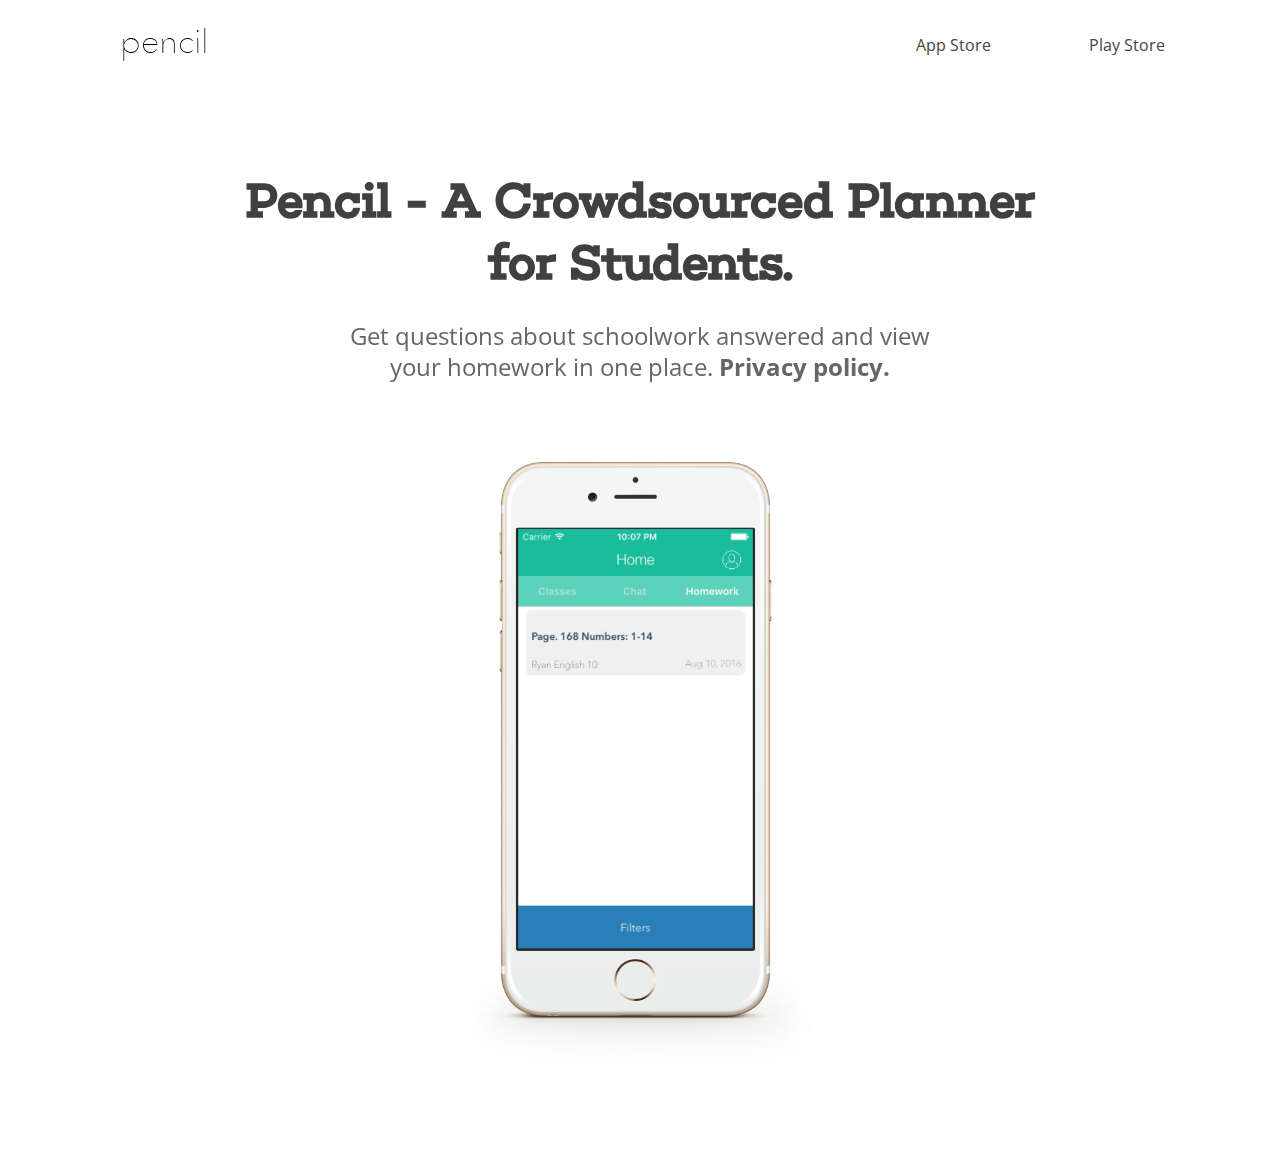
<file: index.html>
<!DOCTYPE html>
<html lang="en-US" >
<head>
    <title>Pencil - A Crowdsourced Planner for Students</title>
<script type="text/javascript">var ajaxurl = "http://ubbber.com/wp-admin/admin-ajax.php"</script><style id="critical-path-css" type='text/css'>body,html{width:100%;height:100%;margin:0;padding:0}.page-preloader{top:0;left:0;z-index:999;position:fixed;height:100%;width:100%;text-align:center}.preloader-logo,.preloader-preview-area{top:50%;max-height:calc(50% - 20px);opacity:1}.preloader-preview-area{-webkit-animation-delay:-.2s;animation-delay:-.2s;-webkit-transform:translateY(100%);-ms-transform:translateY(100%);transform:translateY(100%);margin-top:10px;width:100%;text-align:center;position:absolute}.preloader-logo{max-width:90%;-webkit-transform:translateY(-100%);-ms-transform:translateY(-100%);transform:translateY(-100%);margin:-10px auto 0;position:relative}.ball-pulse>div,.ball-scale>div,.line-scale>div{margin:2px;display:inline-block}.ball-pulse>div{width:15px;height:15px;border-radius:100%;-webkit-animation:ball-pulse .75s infinite cubic-bezier(.2,.68,.18,1.08);animation:ball-pulse .75s infinite cubic-bezier(.2,.68,.18,1.08)}.ball-pulse>div:nth-child(1){-webkit-animation-delay:-.36s;animation-delay:-.36s}.ball-pulse>div:nth-child(2){-webkit-animation-delay:-.24s;animation-delay:-.24s}.ball-pulse>div:nth-child(3){-webkit-animation-delay:-.12s;animation-delay:-.12s}@-webkit-keyframes ball-pulse{0%,80%{-webkit-transform:scale(1);transform:scale(1);opacity:1}45%{-webkit-transform:scale(.1);transform:scale(.1);opacity:.7}}@keyframes ball-pulse{0%,80%{-webkit-transform:scale(1);transform:scale(1);opacity:1}45%{-webkit-transform:scale(.1);transform:scale(.1);opacity:.7}}.ball-clip-rotate-pulse{position:relative;-webkit-transform:translateY(-15px);-ms-transform:translateY(-15px);transform:translateY(-15px);display:inline-block}.ball-clip-rotate-pulse>div{-webkit-animation-fill-mode:both;animation-fill-mode:both;position:absolute;top:0;left:0;border-radius:100%}.ball-clip-rotate-pulse>div:first-child{height:36px;width:36px;top:7px;left:-7px;-webkit-animation:ball-clip-rotate-pulse-scale 1s 0s cubic-bezier(.09,.57,.49,.9) infinite;animation:ball-clip-rotate-pulse-scale 1s 0s cubic-bezier(.09,.57,.49,.9) infinite}.ball-clip-rotate-pulse>div:last-child{position:absolute;width:50px;height:50px;left:-16px;top:-2px;background:0 0;border:2px solid;-webkit-animation:ball-clip-rotate-pulse-rotate 1s 0s cubic-bezier(.09,.57,.49,.9) infinite;animation:ball-clip-rotate-pulse-rotate 1s 0s cubic-bezier(.09,.57,.49,.9) infinite;-webkit-animation-duration:1s;animation-duration:1s}@-webkit-keyframes ball-clip-rotate-pulse-rotate{0%{-webkit-transform:rotate(0) scale(1);transform:rotate(0) scale(1)}50%{-webkit-transform:rotate(180deg) scale(.6);transform:rotate(180deg) scale(.6)}100%{-webkit-transform:rotate(360deg) scale(1);transform:rotate(360deg) scale(1)}}@keyframes ball-clip-rotate-pulse-rotate{0%{-webkit-transform:rotate(0) scale(1);transform:rotate(0) scale(1)}50%{-webkit-transform:rotate(180deg) scale(.6);transform:rotate(180deg) scale(.6)}100%{-webkit-transform:rotate(360deg) scale(1);transform:rotate(360deg) scale(1)}}@-webkit-keyframes ball-clip-rotate-pulse-scale{30%{-webkit-transform:scale(.3);transform:scale(.3)}100%{-webkit-transform:scale(1);transform:scale(1)}}@keyframes ball-clip-rotate-pulse-scale{30%{-webkit-transform:scale(.3);transform:scale(.3)}100%{-webkit-transform:scale(1);transform:scale(1)}}@-webkit-keyframes square-spin{25%{-webkit-transform:perspective(100px) rotateX(180deg) rotateY(0);transform:perspective(100px) rotateX(180deg) rotateY(0)}50%{-webkit-transform:perspective(100px) rotateX(180deg) rotateY(180deg);transform:perspective(100px) rotateX(180deg) rotateY(180deg)}75%{-webkit-transform:perspective(100px) rotateX(0) rotateY(180deg);transform:perspective(100px) rotateX(0) rotateY(180deg)}100%{-webkit-transform:perspective(100px) rotateX(0) rotateY(0);transform:perspective(100px) rotateX(0) rotateY(0)}}@keyframes square-spin{25%{-webkit-transform:perspective(100px) rotateX(180deg) rotateY(0);transform:perspective(100px) rotateX(180deg) rotateY(0)}50%{-webkit-transform:perspective(100px) rotateX(180deg) rotateY(180deg);transform:perspective(100px) rotateX(180deg) rotateY(180deg)}75%{-webkit-transform:perspective(100px) rotateX(0) rotateY(180deg);transform:perspective(100px) rotateX(0) rotateY(180deg)}100%{-webkit-transform:perspective(100px) rotateX(0) rotateY(0);transform:perspective(100px) rotateX(0) rotateY(0)}}.square-spin{display:inline-block}.square-spin>div{width:50px;height:50px;-webkit-animation:square-spin 3s 0s cubic-bezier(.09,.57,.49,.9) infinite;animation:square-spin 3s 0s cubic-bezier(.09,.57,.49,.9) infinite}.cube-transition{position:relative;-webkit-transform:translate(-25px,-25px);-ms-transform:translate(-25px,-25px);transform:translate(-25px,-25px);display:inline-block}.cube-transition>div{width:15px;height:15px;position:absolute;top:-5px;left:-5px;-webkit-animation:cube-transition 1.6s 0s infinite ease-in-out;animation:cube-transition 1.6s 0s infinite ease-in-out}.cube-transition>div:last-child{-webkit-animation-delay:-.8s;animation-delay:-.8s}@-webkit-keyframes cube-transition{25%{-webkit-transform:translateX(50px) scale(.5) rotate(-90deg);transform:translateX(50px) scale(.5) rotate(-90deg)}50%{-webkit-transform:translate(50px,50px) rotate(-180deg);transform:translate(50px,50px) rotate(-180deg)}75%{-webkit-transform:translateY(50px) scale(.5) rotate(-270deg);transform:translateY(50px) scale(.5) rotate(-270deg)}100%{-webkit-transform:rotate(-360deg);transform:rotate(-360deg)}}@keyframes cube-transition{25%{-webkit-transform:translateX(50px) scale(.5) rotate(-90deg);transform:translateX(50px) scale(.5) rotate(-90deg)}50%{-webkit-transform:translate(50px,50px) rotate(-180deg);transform:translate(50px,50px) rotate(-180deg)}75%{-webkit-transform:translateY(50px) scale(.5) rotate(-270deg);transform:translateY(50px) scale(.5) rotate(-270deg)}100%{-webkit-transform:rotate(-360deg);transform:rotate(-360deg)}}.ball-scale>div{border-radius:100%;height:60px;width:60px;-webkit-animation:ball-scale 1s 0s ease-in-out infinite;animation:ball-scale 1s 0s ease-in-out infinite}@-webkit-keyframes ball-scale{0%{-webkit-transform:scale(0);transform:scale(0)}100%{-webkit-transform:scale(1);transform:scale(1);opacity:0}}@keyframes ball-scale{0%{-webkit-transform:scale(0);transform:scale(0)}100%{-webkit-transform:scale(1);transform:scale(1);opacity:0}}.line-scale>div{-webkit-animation-fill-mode:both;animation-fill-mode:both;width:5px;height:50px;border-radius:2px}.line-scale>div:nth-child(1){-webkit-animation:line-scale 1s -.5s infinite cubic-bezier(.2,.68,.18,1.08);animation:line-scale 1s -.5s infinite cubic-bezier(.2,.68,.18,1.08)}.line-scale>div:nth-child(2){-webkit-animation:line-scale 1s -.4s infinite cubic-bezier(.2,.68,.18,1.08);animation:line-scale 1s -.4s infinite cubic-bezier(.2,.68,.18,1.08)}.line-scale>div:nth-child(3){-webkit-animation:line-scale 1s -.3s infinite cubic-bezier(.2,.68,.18,1.08);animation:line-scale 1s -.3s infinite cubic-bezier(.2,.68,.18,1.08)}.line-scale>div:nth-child(4){-webkit-animation:line-scale 1s -.2s infinite cubic-bezier(.2,.68,.18,1.08);animation:line-scale 1s -.2s infinite cubic-bezier(.2,.68,.18,1.08)}.line-scale>div:nth-child(5){-webkit-animation:line-scale 1s -.1s infinite cubic-bezier(.2,.68,.18,1.08);animation:line-scale 1s -.1s infinite cubic-bezier(.2,.68,.18,1.08)}@-webkit-keyframes line-scale{0%,100%{-webkit-transform:scaley(1);transform:scaley(1)}50%{-webkit-transform:scaley(.4);transform:scaley(.4)}}@keyframes line-scale{0%,100%{-webkit-transform:scaley(1);transform:scaley(1)}50%{-webkit-transform:scaley(.4);transform:scaley(.4)}}.ball-scale-multiple{position:relative;-webkit-transform:translateY(30px);-ms-transform:translateY(30px);transform:translateY(30px);display:inline-block}.ball-scale-multiple>div{border-radius:100%;position:absolute;left:-30px;top:0;opacity:0;margin:0;width:50px;height:50px;-webkit-animation:ball-scale-multiple 1s 0s linear infinite;animation:ball-scale-multiple 1s 0s linear infinite}.ball-scale-multiple>div:nth-child(2),.ball-scale-multiple>div:nth-child(3){-webkit-animation-delay:-.2s;animation-delay:-.2s}@-webkit-keyframes ball-scale-multiple{0%{-webkit-transform:scale(0);transform:scale(0);opacity:0}5%{opacity:1}100%{-webkit-transform:scale(1);transform:scale(1);opacity:0}}@keyframes ball-scale-multiple{0%{-webkit-transform:scale(0);transform:scale(0);opacity:0}5%{opacity:1}100%{-webkit-transform:scale(1);transform:scale(1);opacity:0}}.ball-pulse-sync{display:inline-block}.ball-pulse-sync>div{width:15px;height:15px;border-radius:100%;margin:2px;-webkit-animation-fill-mode:both;animation-fill-mode:both;display:inline-block}.ball-pulse-sync>div:nth-child(1){-webkit-animation:ball-pulse-sync .6s -.21s infinite ease-in-out;animation:ball-pulse-sync .6s -.21s infinite ease-in-out}.ball-pulse-sync>div:nth-child(2){-webkit-animation:ball-pulse-sync .6s -.14s infinite ease-in-out;animation:ball-pulse-sync .6s -.14s infinite ease-in-out}.ball-pulse-sync>div:nth-child(3){-webkit-animation:ball-pulse-sync .6s -70ms infinite ease-in-out;animation:ball-pulse-sync .6s -70ms infinite ease-in-out}@-webkit-keyframes ball-pulse-sync{33%{-webkit-transform:translateY(10px);transform:translateY(10px)}66%{-webkit-transform:translateY(-10px);transform:translateY(-10px)}100%{-webkit-transform:translateY(0);transform:translateY(0)}}@keyframes ball-pulse-sync{33%{-webkit-transform:translateY(10px);transform:translateY(10px)}66%{-webkit-transform:translateY(-10px);transform:translateY(-10px)}100%{-webkit-transform:translateY(0);transform:translateY(0)}}.transparent-circle{display:inline-block;border-top:.5em solid rgba(255,255,255,.2);border-right:.5em solid rgba(255,255,255,.2);border-bottom:.5em solid rgba(255,255,255,.2);border-left:.5em solid #fff;-webkit-transform:translateZ(0);transform:translateZ(0);-webkit-animation:transparent-circle 1.1s infinite linear;animation:transparent-circle 1.1s infinite linear;width:50px;height:50px;border-radius:50%}.transparent-circle:after{border-radius:50%;width:10em;height:10em}@-webkit-keyframes transparent-circle{0%{-webkit-transform:rotate(0);transform:rotate(0)}100%{-webkit-transform:rotate(360deg);transform:rotate(360deg)}}@keyframes transparent-circle{0%{-webkit-transform:rotate(0);transform:rotate(0)}100%{-webkit-transform:rotate(360deg);transform:rotate(360deg)}}.ball-spin-fade-loader{position:relative;top:-10px;left:-10px;display:inline-block}.ball-spin-fade-loader>div{width:15px;height:15px;border-radius:100%;margin:2px;position:absolute;-webkit-animation:ball-spin-fade-loader 1s infinite linear;animation:ball-spin-fade-loader 1s infinite linear}.ball-spin-fade-loader>div:nth-child(1){top:25px;left:0;animation-delay:-.84s;-webkit-animation-delay:-.84s}.ball-spin-fade-loader>div:nth-child(2){top:17.05px;left:17.05px;animation-delay:-.72s;-webkit-animation-delay:-.72s}.ball-spin-fade-loader>div:nth-child(3){top:0;left:25px;animation-delay:-.6s;-webkit-animation-delay:-.6s}.ball-spin-fade-loader>div:nth-child(4){top:-17.05px;left:17.05px;animation-delay:-.48s;-webkit-animation-delay:-.48s}.ball-spin-fade-loader>div:nth-child(5){top:-25px;left:0;animation-delay:-.36s;-webkit-animation-delay:-.36s}.ball-spin-fade-loader>div:nth-child(6){top:-17.05px;left:-17.05px;animation-delay:-.24s;-webkit-animation-delay:-.24s}.ball-spin-fade-loader>div:nth-child(7){top:0;left:-25px;animation-delay:-.12s;-webkit-animation-delay:-.12s}.ball-spin-fade-loader>div:nth-child(8){top:17.05px;left:-17.05px;animation-delay:0s;-webkit-animation-delay:0s}@-webkit-keyframes ball-spin-fade-loader{50%{opacity:.3;-webkit-transform:scale(.4);transform:scale(.4)}100%{opacity:1;-webkit-transform:scale(1);transform:scale(1)}}@keyframes ball-spin-fade-loader{50%{opacity:.3;-webkit-transform:scale(.4);transform:scale(.4)}100%{opacity:1;-webkit-transform:scale(1);transform:scale(1)}}</style>
<meta charset="UTF-8" />
<meta name="viewport" content="width=device-width, initial-scale=1.0, minimum-scale=1.0, maximum-scale=1.0, user-scalable=0" />
<meta http-equiv="X-UA-Compatible" content="IE=edge,chrome=1" />
<meta http-equiv="Content-Type" content="text/html; charset=utf-8"/>
<meta name="format-detection" content="telephone=no">
<link rel="alternate" type="application/rss+xml" title="Ubbber &raquo; Feed" href="feed/index.html" />
<link rel="alternate" type="application/rss+xml" title="Ubbber &raquo; Comments Feed" href="comments/feed/index.html" />

<link rel="shortcut icon" href="wp-content/uploads/favicon-ubbber.png"  />
<script type="text/javascript">
window.abb = {};
php = {};
window.PHP = {};
PHP.ajax = "http://ubbber.com/wp-admin/admin-ajax.php";var mk_header_parallax, mk_banner_parallax, mk_page_parallax, mk_footer_parallax, mk_body_parallax;
var mk_images_dir = "http://ubbber.com/wp-content/themes/ubbb/assets/images",
mk_theme_js_path = "http://ubbber.com/wp-content/themes/ubbb/assets/js",
mk_theme_dir = "http://ubbber.com/wp-content/themes/ubbb",
mk_captcha_placeholder = "Enter Captcha",
mk_captcha_invalid_txt = "Invalid. Try again.",
mk_captcha_correct_txt = "Captcha correct.",
mk_responsive_nav_width = 1140,
mk_vertical_header_back = "Back",
mk_vertical_header_anim = "1",
mk_check_rtl = true,
mk_grid_width = 1140,
mk_ajax_search_option = "disable",
mk_preloader_bg_color = "#ffffff",
mk_accent_color = "#39a9cc",
mk_go_to_top =  "false",
mk_smooth_scroll =  "false",
mk_preloader_bar_color = "#39a9cc",
mk_preloader_logo = "";
var mk_header_parallax = false,
mk_banner_parallax = false,
mk_page_parallax = false,
mk_footer_parallax = false,
mk_body_parallax = false,
mk_no_more_posts = "No More Posts";
</script>
		<script type="text/javascript">
			window._wpemojiSettings = {"baseUrl":"https:\/\/s.w.org\/images\/core\/emoji\/72x72\/","ext":".png","source":{"concatemoji":"http:\/\/ubbber.com\/wp-includes\/js\/wp-emoji-release.min.js"}};
			!function(a,b,c){function d(a){var c,d,e,f=b.createElement("canvas"),g=f.getContext&&f.getContext("2d"),h=String.fromCharCode;if(!g||!g.fillText)return!1;switch(g.textBaseline="top",g.font="600 32px Arial",a){case"flag":return g.fillText(h(55356,56806,55356,56826),0,0),f.toDataURL().length>3e3;case"diversity":return g.fillText(h(55356,57221),0,0),c=g.getImageData(16,16,1,1).data,d=c[0]+","+c[1]+","+c[2]+","+c[3],g.fillText(h(55356,57221,55356,57343),0,0),c=g.getImageData(16,16,1,1).data,e=c[0]+","+c[1]+","+c[2]+","+c[3],d!==e;case"simple":return g.fillText(h(55357,56835),0,0),0!==g.getImageData(16,16,1,1).data[0];case"unicode8":return g.fillText(h(55356,57135),0,0),0!==g.getImageData(16,16,1,1).data[0]}return!1}function e(a){var c=b.createElement("script");c.src=a,c.type="text/javascript",b.getElementsByTagName("head")[0].appendChild(c)}var f,g,h,i;for(i=Array("simple","flag","unicode8","diversity"),c.supports={everything:!0,everythingExceptFlag:!0},h=0;h<i.length;h++)c.supports[i[h]]=d(i[h]),c.supports.everything=c.supports.everything&&c.supports[i[h]],"flag"!==i[h]&&(c.supports.everythingExceptFlag=c.supports.everythingExceptFlag&&c.supports[i[h]]);c.supports.everythingExceptFlag=c.supports.everythingExceptFlag&&!c.supports.flag,c.DOMReady=!1,c.readyCallback=function(){c.DOMReady=!0},c.supports.everything||(g=function(){c.readyCallback()},b.addEventListener?(b.addEventListener("DOMContentLoaded",g,!1),a.addEventListener("load",g,!1)):(a.attachEvent("onload",g),b.attachEvent("onreadystatechange",function(){"complete"===b.readyState&&c.readyCallback()})),f=c.source||{},f.concatemoji?e(f.concatemoji):f.wpemoji&&f.twemoji&&(e(f.twemoji),e(f.wpemoji)))}(window,document,window._wpemojiSettings);
		</script>
		<style type="text/css">
img.wp-smiley,
img.emoji {
	display: inline !important;
	border: none !important;
	box-shadow: none !important;
	height: 1em !important;
	width: 1em !important;
	margin: 0 .07em !important;
	vertical-align: -0.1em !important;
	background: none !important;
	padding: 0 !important;
}
</style>
<link rel='stylesheet' id='uaf_client_css-css'  href='wp-content/uploads/useanyfont/uaf.css' type='text/css' media='all' />
<link rel='stylesheet' id='js-media-query-css'  href='wp-content/themes/ubbb/assets/stylesheet/media.css' type='text/css' media='all' />
<link rel='stylesheet' id='theme-styles-css'  href='wp-content/themes/ubbb/assets/stylesheet/styles.css' type='text/css' media='all' />
<link rel='stylesheet' id='theme-icons-css'  href='wp-content/themes/ubbb/assets/stylesheet/theme-icons.css' type='text/css' media='all' />
<link rel='stylesheet' id='google-font-api-special-1-css'  href='http://fonts.googleapis.com/css?family=Open+Sans%3A100italic%2C200italic%2C300italic%2C400italic%2C500italic%2C600italic%2C700italic%2C800italic%2C900italic%2C100%2C200%2C300%2C400%2C500%2C600%2C700%2C800%2C900' type='text/css' media='all' />
<link rel='stylesheet' id='mk-style-css'  href='wp-content/themes/ubbb/style.css' type='text/css' media='all' />
<link rel='stylesheet' id='theme-dynamic-styles-css'  href='wp-content/themes/ubbb/custom.css' type='text/css' media='all' />
<style id='theme-dynamic-styles-inline-css' type='text/css'>
body { background-color:#fff; } .mk-header { background-color:#f7f7f7;background-size:cover;-webkit-background-size:cover;-moz-background-size:cover; } .mk-header-bg { background-color:#fff; } .mk-classic-nav-bg { background-color:#ffffff; } #theme-page { background-color:#fff; } #mk-footer { background-color:#3d4045; } #mk-boxed-layout { -webkit-box-shadow:0 0 0px rgba(0, 0, 0, 0); -moz-box-shadow:0 0 0px rgba(0, 0, 0, 0); box-shadow:0 0 0px rgba(0, 0, 0, 0); } .mk-news-tab .mk-tabs-tabs .is-active a, .mk-fancy-title.pattern-style span, .mk-fancy-title.pattern-style.color-gradient span:after, .page-bg-color { background-color:#fff; } .page-title { font-size:20px; color:#4d4d4d; text-transform:uppercase; font-weight:400; letter-spacing:2px; } .page-subtitle { font-size:14px; line-height:100%; color:#a3a3a3; font-size:14px; text-transform:none; } .mk-header.sticky-style-fixed.a-sticky .mk-header-holder{ border-bottom:1px solid #ffffff; } .header-style-1 .mk-header-padding-wrapper, .header-style-2 .mk-header-padding-wrapper, .header-style-3 .mk-header-padding-wrapper { padding-top:91px; } @font-face { font-family:'Pe-icon-line'; src:url('wp-content/themes/ubbb/assets/stylesheet/icons/pe-line-icons/Pe-icon-line.eot?lqevop'); src:url('wp-content/themes/ubbb/assets/stylesheet/icons/pe-line-icons/Pe-icon-line.eot?') format('embedded-opentype'), url('wp-content/themes/ubbb/assets/stylesheet/icons/pe-line-icons/Pe-icon-line.woff?lqevop') format('woff'), url('wp-content/themes/ubbb/assets/stylesheet/icons/pe-line-icons/Pe-icon-line.ttf?lqevop') format('truetype'), url('wp-content/themes/ubbb/assets/stylesheet/icons/pe-line-icons/Pe-icon-line.svg?lqevop') format('svg'); font-weight:normal; font-style:normal; } @font-face { font-family:'FontAwesome'; src:url('wp-content/themes/ubbb/assets/stylesheet/icons/awesome-icons/fontawesome-webfont.eot?v=4.2'); src:url('wp-content/themes/ubbb/assets/stylesheet/icons/awesome-icons/fontawesome-webfont.eot?') format('embedded-opentype'), url('wp-content/themes/ubbb/assets/stylesheet/icons/awesome-icons/fontawesome-webfont.woff?v=4.2') format('woff'), url('wp-content/themes/ubbb/assets/stylesheet/icons/awesome-icons/fontawesome-webfont.ttf?v=4.2') format('truetype'); font-weight:normal; font-style:normal; } @font-face { font-family:'Icomoon'; src:url('wp-content/themes/ubbb/assets/stylesheet/icons/icomoon/fonts-icomoon.eot'); src:url('wp-content/themes/ubbb/assets/stylesheet/icons/icomoon/fonts-icomoon.eot?') format('embedded-opentype'), url('wp-content/themes/ubbb/assets/stylesheet/icons/icomoon/fonts-icomoon.woff') format('woff'), url('wp-content/themes/ubbb/assets/stylesheet/icons/icomoon/fonts-icomoon.ttf') format('truetype'), url('wp-content/themes/ubbb/assets/stylesheet/icons/icomoon/fonts-icomoon.svg') format('svg'); font-weight:normal; font-style:normal; } @font-face { font-family:'themeIcons'; src:url('wp-content/themes/ubbb/assets/stylesheet/icons/theme-icons/theme-icons.eot?wsvj4f'); src:url('wp-content/themes/ubbb/assets/stylesheet/icons/theme-icons/theme-icons.eot?') format('embedded-opentype'), url('wp-content/themes/ubbb/assets/stylesheet/icons/theme-icons/theme-icons.woff?wsvj4f') format('woff'), url('wp-content/themes/ubbb/assets/stylesheet/icons/theme-icons/theme-icons.ttf?wsvj4f') format('truetype'), url('wp-content/themes/ubbb/assets/stylesheet/icons/theme-icons/theme-icons.svg?wsvj4f') format('svg'); font-weight:normal; font-style:normal; } @font-face { font-family:'star'; src:url('wp-content/themes/ubbb/assets/stylesheet/icons/woocommerce/star.eot'); src:url('wp-content/themes/ubbb/assets/stylesheet/icons/woocommerce/star.eot?') format('embedded-opentype'), url('wp-content/themes/ubbb/assets/stylesheet/icons/woocommerce/star.woff') format('woff'), url('wp-content/themes/ubbb/assets/stylesheet/icons/woocommerce/star.ttf') format('truetype'), url('wp-content/themes/ubbb/assets/stylesheet/icons/woocommerce/star.svg') format('svg'); font-weight:normal; font-style:normal; } @font-face { font-family:'WooCommerce'; src:url('wp-content/themes/ubbb/assets/stylesheet/icons/woocommerce/WooCommerce.eot'); src:url('wp-content/themes/ubbb/assets/stylesheet/icons/woocommerce/WooCommerce.eot?') format('embedded-opentype'), url('wp-content/themes/ubbb/assets/stylesheet/icons/woocommerce/WooCommerce.woff') format('woff'), url('wp-content/themes/ubbb/assets/stylesheet/icons/woocommerce/WooCommerce.ttf') format('truetype'), url('wp-content/themes/ubbb/assets/stylesheet/icons/woocommerce/WooCommerce.svg') format('svg'); font-weight:normal; font-style:normal; } #text-block-2 { margin-bottom:0px; text-align:left; } #divider-3 { padding:10px 0 0px; } #divider-3 .divider-inner { } #divider-3 .divider-inner:after { } #text-block-4 { margin-bottom:0px; text-align:left; } #text-block-5 { margin-bottom:0px; text-align:left; } #text-block-14 { margin-bottom:70px; text-align:left; } #text-block-18 { margin-bottom:70px; text-align:left; } #divider-20 { padding:41px 0 20px; } #divider-20 .divider-inner { } #divider-20 .divider-inner:after { } #divider-22 { padding:41px 0 20px; } #divider-22 .divider-inner { } #divider-22 .divider-inner:after { } #text-block-24 { margin-bottom:80px; text-align:left; } #mk-button-26 { margin-bottom:15px; margin-top:0px; margin-right:15px; } #mk-button-26 .mk-button { display:inline-block; max-width:100%; } #mk-button-26 .mk-button { background-color:#222; } #mk-button-26 .mk-button:hover { background-color:#202020; } #mk-button-27 { margin-bottom:15px; margin-top:0px; margin-right:15px; } #mk-button-27 .mk-button { display:inline-block; max-width:100%; } #mk-button-27 .mk-button { background-color:#222; } #mk-button-27 .mk-button:hover { background-color:#202020; } #mk-button-28 { margin-bottom:15px; margin-top:0px; margin-right:15px; } #mk-button-28 .mk-button { display:inline-block; max-width:100%; } #mk-button-28 .mk-button { background-color:#222; } #mk-button-28 .mk-button:hover { background-color:#202020; } #mk-pricing-table-25.new-style .pricing-cols .pricing-features ul li {font-size:14px; } #text-block-29 { margin-bottom:80px; text-align:left; } #mk-button-31 { margin-bottom:15px; margin-top:0px; margin-right:15px; } #mk-button-31 .mk-button { display:inline-block; max-width:100%; } #mk-button-31 .mk-button { background-color:#222; } #mk-button-31 .mk-button:hover { background-color:#202020; } #mk-button-32 { margin-bottom:15px; margin-top:0px; margin-right:15px; } #mk-button-32 .mk-button { display:inline-block; max-width:100%; } #mk-button-32 .mk-button { background-color:#222; } #mk-button-32 .mk-button:hover { background-color:#202020; } #mk-button-33 { margin-bottom:15px; margin-top:0px; margin-right:15px; } #mk-button-33 .mk-button { display:inline-block; max-width:100%; } #mk-button-33 .mk-button { background-color:#222; } #mk-button-33 .mk-button:hover { background-color:#202020; } #mk-pricing-table-30.new-style .pricing-cols .pricing-features ul li {font-size:14px; } #text-block-36 { margin-bottom:0px; text-align:left; } .mk-header { background:#fff !important; } .ult_modal-content { border:none !important; border-radius:4px !important; } .ult_modal-header { border:none !important; } .s_contact.s_outline.dark .s_txt-input, .s_contact.s_outline.dark .contact-outline-submit { border:1px solid #ccc !important; margin-bottom:10px; box-shadow:none !important; } .s_contact.s_outline.dark .contact-outline-submit:hover { border:1px solid #00C6CF !important; background:#00C6CF !important; } .header-list-left .mk-box-icon.simple_minimal-style .mk-main-ico.medium { float:right; margin-right:0px; margin-left:12px; } .header-list-left h4 { text-align:right; } #sub-footer { padding:40 0 40px !important; } .gform_wrapper .gfield_description { font-size:11px !important; color:#444 !important; } .gform_wrapper .gfield_description a { font-weight:bold; color:#444 !important; } .gform_wrapper .top_label .gfield_label { margin:0px !important; } li#field_1_6.gfield.field_sublabel_below.field_description_below, li#field_2_6.gfield.field_sublabel_below.field_description_below, li#field_4_6.gfield.gfield_price.gfield_price_4_.gfield_total.gfield_total_4_.field_sublabel_below.field_description_below, .gform_wrapper .gfield_required, li#field_3_6.gfield.field_sublabel_below.field_description_below { display:none; } .gform_wrapper input[type=text] { background:#fff !important; color:#666 !important; } .gform_wrapper .top_label input.large { color:#333 !important; } .gform_wrapper .top_label input.large::-webkit-input-placeholder { color:#333 !important; } .gform_wrapper input[type=text]:focus { border-color:#00C6CF !important; } .gform_wrapper input[type=submit] { border-radius:50px !important; letter-spacing:.5px !important; background:#00C6CF !important; padding:16px 28px !important; color:#111 !important; font-weight:500 !important; text-transform:uppercase; font-family:'Open Sans'; } .gform_wrapper input[type=submit]:hover { background:#333 !important; color:#fff !important; } li#field_3_6.gfield.gfield_price.gfield_price_3_.gfield_total.gfield_total_3_.field_sublabel_below.field_description_below { padding:0; height:0; margin:0; } .gform_wrapper .gform_footer { padding:0 0 40px 0 !important; text-align:center; } .new-style.pricing-table .pricing-cols .pricing-features ul { padding-top:0px; } .new-style.pricing-table .pricing-cols .pricing-price { height:100px !important; } @media handheld, only screen and (max-width:767px) { .new-style.pricing-table .pricing-cols li.drop-shadow-true { padding:0px !important; } } .gform_wrapper { max-width:100% !important; margin:0 20px !important; } .new-style.pricing-table .pricing-cols .pricing-features ul li { margin:0px !important; } .new-style.pricing-table .pricing-cols .pricing-plan { font-size:18px !important; } .new-style.pricing-table .pricing-cols .pricing-price sup { font-size:34px !important; top:1px !important; } .new-style.pricing-table .pricing-cols .pricing-features ul, .new-style.pricing-table .pricing-cols .pricing-price span { padding-top:5px !important; } li#field_4_1.gfield.gfield_contains_required.field_sublabel_below.field_description_below, li#field_4_3.gfield.field_sublabel_below.field_description_below, li#field_4_4.gfield.gfield_contains_required.field_sublabel_below.field_description_below { border-bottom:none !important; } li#field_3_1.gfield.gfield_contains_required.field_sublabel_below.field_description_below, li#field_3_3.gfield.field_sublabel_below.field_description_below, li#field_3_4.gfield.gfield_contains_required.field_sublabel_below.field_description_below { border-bottom:none !important; } li#field_2_1.gfield.gfield_contains_required.field_sublabel_below.field_description_below, li#field_2_3.gfield.field_sublabel_below.field_description_below, li#field_2_4.gfield.gfield_contains_required.field_sublabel_below.field_description_below { border-bottom:none !important; } li#field_1_1.gfield.gfield_contains_required.field_sublabel_below.field_description_below, li#field_1_3.gfield.field_sublabel_below.field_description_below, li#field_1_4.gfield.gfield_contains_required.field_sublabel_below.field_description_below { border-bottom:none !important; } .new-style.pricing-table .pricing-cols .pricing-button { display:none !important; } .new-style.pricing-table .pricing-cols li.drop-shadow-true .shadow-container { box-shadow:none !important; padding:0px !important; } li.pricing-col.four-table.drop-shadow-true.column-bigger-false { padding:0px !important; } li.pricing-col.four-table.column-bigger-false { margin:0 3px 0 0 !important; } li.pricing-col.three-table.column-bigger-false { margin:0 6px 0 0 !important; }
</style>
<link rel='stylesheet' id='js_composer_front-css'  href='wp-content/plugins/js_composer_theme/assets/css/js_composer.min.css' type='text/css' media='all' />
<link rel='stylesheet' id='global-assets-css-css'  href='wp-content/uploads/mk_assets/components-production.min.css' type='text/css' media='all' />
<link rel='stylesheet' id='theme-options-css'  href='wp-content/uploads/mk_assets/theme-options-production.css' type='text/css' media='all' />
<link rel='stylesheet' id='bsf-Defaults-css'  href='wp-content/uploads/smile_fonts/Defaults/Defaults.css' type='text/css' media='all' />
<link rel='stylesheet' id='ultimate-style-min-css'  href='wp-content/plugins/Ultimate_VC_Addons-2/assets/min-css/ultimate.min.css' type='text/css' media='all' />
<script type='text/javascript' src='wp-includes/js/jquery/jquery.js'></script>
<script type='text/javascript' src='wp-includes/js/jquery/jquery-migrate.min.js'></script>
<script type='text/javascript' src='wp-content/plugins/Ultimate_VC_Addons-2/assets/min-js/modernizr-custom.min.js'></script>
<script type='text/javascript' src='wp-includes/js/jquery/ui/core.min.js'></script>
<script type='text/javascript' src='wp-content/plugins/Ultimate_VC_Addons-2/assets/min-js/ultimate.min.js'></script>
<script type='text/javascript' src='wp-content/plugins/Ultimate_VC_Addons-2/assets/min-js/modal-all.min.js'></script>
<link rel='https://api.w.org/' href='wp-json/index.html' />
<link rel="EditURI" type="application/rsd+xml" title="RSD" href="xmlrpc.php?rsd" />
<link rel="wlwmanifest" type="application/wlwmanifest+xml" href="wp-includes/wlwmanifest.xml" /> 
<meta name="generator" content="WordPress 4.5.3" />
<link rel="canonical" href="index.html" />
<link rel='shortlink' href='index.html' />
<link rel="alternate" type="application/json+oembed" href="wp-json/oembed/1.0/embed?url=http%253A%252F%252Fubbber.com%252F" />
<link rel="alternate" type="text/xml+oembed" href="wp-json/oembed/1.0/embed?url=http%253A%252F%252Fubbber.com%252F&amp;format=xml" />
		<style type="text/css">.recentcomments a{display:inline !important;padding:0 !important;margin:0 !important;}</style>
		<meta name="generator" content="Powered by Visual Composer - drag and drop page builder for WordPress."/>
<!--[if lte IE 9]><link rel="stylesheet" type="text/css" href="http://ubbber.com/wp-content/plugins/js_composer_theme/assets/css/vc_lte_ie9.min.css" media="screen"><![endif]--><!--[if IE  8]><link rel="stylesheet" type="text/css" href="http://ubbber.com/wp-content/plugins/js_composer_theme/assets/css/vc-ie8.min.css" media="screen"><![endif]--><meta name="generator" content="Ubbber 2.0" />
<style type="text/css" data-type="vc_shortcodes-custom-css">.vc_custom_1464672538488{margin-top: -2px !important;padding-top: 80px !important;padding-bottom: 20px !important;background-color: #ffffff !important;}.vc_custom_1470606075935{margin-top: -2px !important;padding-top: 40px !important;padding-right: 6% !important;padding-bottom: 20px !important;padding-left: 6% !important;background-color: #ffffff !important;}.vc_custom_1464673638016{padding-top: 20px !important;padding-bottom: 70px !important;background-color: #ffffff !important;}.vc_custom_1464674458217{padding-top: 0px !important;padding-right: 6% !important;padding-bottom: 20px !important;padding-left: 6% !important;background-color: #ffffff !important;}.vc_custom_1464674583404{padding-top: 70px !important;padding-right: 6% !important;padding-bottom: 80px !important;padding-left: 6% !important;background-color: #f9fcfc !important;}.vc_custom_1464674615102{padding-top: 70px !important;padding-bottom: 80px !important;background-color: #f9fcfc !important;}.vc_custom_1464892007327{padding-top: 80px !important;padding-bottom: 40px !important;background-color: #ffffff !important;}.vc_custom_1464892020102{padding-top: 80px !important;padding-right: 6% !important;padding-bottom: 40px !important;padding-left: 6% !important;background-color: #ffffff !important;}.vc_custom_1464897352267{padding-bottom: 30px !important;}.vc_custom_1464897320826{padding-bottom: 30px !important;}.vc_custom_1464399079665{margin-bottom: 30px !important;}.vc_custom_1470606106874{margin-bottom: 70px !important;}.vc_custom_1470605730202{margin-top: 130px !important;}.vc_custom_1470605737904{margin-top: 130px !important;}.vc_custom_1464887745976{margin-top: 100px !important;}.vc_custom_1464887756102{margin-top: 80px !important;}.vc_custom_1464887916177{margin-top: 80px !important;}.vc_custom_1464897460416{padding-left: 40% !important;}.vc_custom_1464897469936{padding-right: 40% !important;}.vc_custom_1470775597183{padding-top: 15px !important;background-color: #e8e8e8 !important;}</style><noscript><style type="text/css"> .wpb_animate_when_almost_visible { opacity: 1; }</style></noscript></head>

<body class="home page page-id-10 page-template-default loading wpb-js-composer js-comp-ver-4.11.3 vc_responsive" itemscope="itemscope" itemtype="https://schema.org/WebPage"  data-adminbar="">

	
	<!-- Target for scroll anchors to achieve native browser bahaviour + possible enhancements like smooth scrolling -->
	<div id="top-of-page"></div>

		<div id="mk-boxed-layout">

			<div id="mk-theme-container" >

				 
    <header data-height='90'
                data-sticky-height='60'
                data-responsive-height='90'
                data-transparent-skin=''
                data-header-style='1'
                data-sticky-style='fixed'
                data-sticky-offset='header' id="mk-header-1" class="mk-header header-style-1 header-align-left  toolbar-false menu-hover-2 sticky-style-fixed mk-background-stretch boxed-header mobile-align-right " role="banner" itemscope="itemscope" itemtype="https://schema.org/WPHeader" >
                    <div class="mk-header-holder">
                                <div class="mk-header-inner add-header-height">

                    <div class="mk-header-bg "></div>

                    
                                                <div class="mk-grid header-grid">
                    
                            <div class="mk-header-nav-container one-row-style menu-hover-style-2" role="navigation" itemscope="itemscope" itemtype="https://schema.org/SiteNavigationElement" >
                                <nav class="mk-main-navigation js-main-nav"><ul id="menu-main-menu" class="main-navigation-ul"><li id="menu-item-15" class="menu-item menu-item-type-custom menu-item-object-custom current-menu-item current_page_item menu-item-home no-mega-menu"><a class="menu-item-link js-smooth-scroll"  href=""></a></li>
<li id="menu-item-16" class="menu-item menu-item-type-custom menu-item-object-custom current-menu-item current_page_item menu-item-home no-mega-menu"><a class="menu-item-link js-smooth-scroll"  href=""></a></li>
<li id="menu-item-17" class="menu-item menu-item-type-custom menu-item-object-custom no-mega-menu"><a class="menu-item-link js-smooth-scroll"  target="_blank" href="#"onclick="showAlertAppStore();"><i></i>App Store</a></li>
<li id="menu-item-239" class="menu-item menu-item-type-custom menu-item-object-custom no-mega-menu"><a class="menu-item-link js-smooth-scroll"  target="_blank" href="#" onclick="showAlertAndroid();"><i></i>Play Store</a></li>
</ul></nav>                            </div>
                            
<div class="mk-nav-responsive-link">
    <div class="mk-css-icon-menu">
        <div class="mk-css-icon-menu-line-1"></div>
        <div class="mk-css-icon-menu-line-2"></div>
        <div class="mk-css-icon-menu-line-3"></div>
    </div>
</div>        <div class=" header-logo fit-logo-img add-header-height  logo-has-sticky">

	    <a href="index.html" title="Ubbber">
	    
			             <img class="mk-desktop-logo dark-logo" title="Get $15 rides for a fraction of the cost." alt="Get $15 rides for a fraction of the cost." src="wp-content/uploads/logo-ubbber-small.png" />
			    
			    			             <img class="mk-desktop-logo light-logo" title="Get $15 rides for a fraction of the cost." alt="Get $15 rides for a fraction of the cost." src="wp-content/uploads/logo-ubbber-small.png" />
			    			    
			    			    
			    			             <img class="mk-sticky-logo" title="Get $15 rides for a fraction of the cost." alt="Get $15 rides for a fraction of the cost." src="wp-content/uploads/logo-ubbber-small.png" />
			    	    </a>
    </div>

                                            </div>
                    
                    <div class="mk-header-right">
                                            </div>

                </div>
                
<div class="mk-responsive-wrap">

	<nav class="menu-main-menu-container"><ul id="menu-main-menu-1" class="mk-responsive-nav"><li id="menu-item-15" class="menu-item menu-item-type-custom menu-item-object-custom current-menu-item current_page_item menu-item-home"><a class="menu-item-link js-smooth-scroll" href="https://play.google.com/store/apps/details?id=com.wjankowski.pencil.app&hl=en">Play Store</a></li>
<li id="menu-item-16" class="menu-item menu-item-type-custom menu-item-object-custom current-menu-item current_page_item menu-item-home"><a class="menu-item-link js-smooth-scroll"  href="https://itunes.apple.com/us/app/pencil-crowdsourced-planner/id1107350218?ls=1&mt=8">App Store</a></li>
<li id="menu-item-17" class="menu-item menu-item-type-custom menu-item-object-custom"><a class="menu-item-link js-smooth-scroll" href="http://www.dalilabs.com"><i class="mk-icon-instagram"></i>Contact Us</a></li>
<li id="menu-item-239" class="menu-item menu-item-type-custom menu-item-object-custom"><a class="menu-item-link js-smooth-scroll" href="http://www.dalilabs.com"><i class="mk-icon-twitter"></i>About Us</a></li>
</ul></nav>
		

</div>
        
            </div>
        
        <div class="mk-header-padding-wrapper"></div>
                
    </header>
        
        <div id="theme-page" class="master-holder clear" role="main" itemprop="mainContentOfPage" >
            <div class="mk-main-wrapper-holder">
                <div id="mk-page-id-10" class="theme-page-wrapper mk-main-wrapper mk-grid full-layout no-padding ">
                      <div class="theme-content no-padding" itemprop="mainContentOfPage">
                            	</div></div></div>
	

<div class="wpb_row vc_row hidden-sm mk-fullwidth-true  attched-false    vc_custom_1464672538488 vc_row-fluid  js-master-row">
		
			
<div style="" class="vc_col-sm-12 wpb_column column_container vc_custom_1464399079665  _ height-full">
	
<div id="text-block-2" class="mk-text-block  mk-animate-element top-to-bottom   ">

	
	<h1 style="text-align: center;">Pencil - A Crowdsourced Planner<br> for Students. </br></h1>

	<div class="clearboth"></div>
</div>
<div id="divider-3" class="mk-divider  divider_full_width center padding_space ">

			<div class="divider-inner"></div>
	
</div>
<div class="clearboth"></div>
<div id="text-block-4" class="mk-text-block  mk-animate-element bottom-to-top   ">

	
	<h3 style="text-align: center;"><span style="color: #666666;">Get questions about schoolwork answered and view</span><br />
<span style="color: #666666;"> your homework in one place. <b><a href="javascript:showAlert();" style="color: #666666">Privacy policy.</a></b></span></h3>

	<div class="clearboth"></div>
</div>
</div>
	</div>


	<div class="mk-main-wrapper-holder">
		<div class="theme-page-wrapper full-layout mk-grid vc_row-fluid no-padding">
			<div class="theme-content no-padding">

				</div></div></div>
	

<div class="wpb_row vc_row visible-sm mk-fullwidth-true  attched-false    vc_custom_1470606075935 vc_row-fluid  js-master-row">
			<div class="mk-grid">
		
			
<div style="" class="vc_col-sm-12 wpb_column column_container vc_custom_1470606106874  _ height-full">
	
<div id="text-block-5" class="mk-text-block  mk-animate-element bottom-to-top   ">

	
	<h2 style="text-align: center;"><span style="color: #222222; font-size: 24pt; font-weight: 500;">Pencil - A Crowdsourced Planner for Students.</span></h2>
			<h3 style="text-align: center;"><span style="color: #666666;">Get questions about schoolwork answered and view</span><br />
<span style="color: #666666;"> your homework in one place. <a href="javascript:showAlert();" style="color: #666666">Privacy policy.</a></span></h3>

	<div class="clearboth"></div>
</div>
</div>
		
		</div>	
	</div>


	<div class="mk-main-wrapper-holder">
		<div class="theme-page-wrapper full-layout mk-grid vc_row-fluid no-padding">
			<div class="theme-content no-padding">

				</div></div></div>
	

<div class="wpb_row vc_row hidden-sm mk-fullwidth-true  attched-false    vc_custom_1464673638016 vc_row-fluid  js-master-row">
			<div class="mk-grid">
		
			
<div style="" class="vc_col-sm-4 header-list-left wpb_column column_container vc_custom_1470605730202  _ height-full">
	<div class="ult-animation  ult-no-mobile " data-animate="fadeInLeft" data-animation-delay="0.9" data-animation-duration=".3" data-animation-iteration="1" style="" ><div id="box-icon-6" style="margin-bottom:30px;" class="  simple_minimal-style mk-box-icon clear"><h4 style="font-size:18px;font-weight:400;"><i style="color:#39a9cc"></i><span></span><div class="clearboth"></div></h4><p style="text-align: right;"><span style="font-size: 15px;"></span></p>
</div></div><div class="ult-animation  ult-no-mobile  vc_custom_1464887745976" data-animate="fadeInLeft" data-animation-delay="0" data-animation-duration=".3" data-animation-iteration="1" style="" ><div id="box-icon-7" style="margin-bottom:30px;" class="  simple_minimal-style mk-box-icon clear"><h4 style="font-size:18px;font-weight:400;"><i style="color:#39a9cc"></i><span></span><div class="clearboth"></div></h4><p style="text-align: right;"><span style="font-size: 15px;"></span></p>
</div></div></div>

<div style="" class="vc_col-sm-4 wpb_column column_container  _ height-full">
	<div class="mk-image   align-center  mk-animate-element bottom-to-top simple-frame inside-image " style="margin-bottom:10px"><div class="mk-image-holder" style="max-width: 345px;"><div class="mk-image-inner "><img class="lightbox-false" alt="" title="" width="345" height="602" src="wp-content/uploads/iphone-screenshot-compressed-3.gif" /></div></div><div class="clearboth"></div></div></div>

<div style="" class="vc_col-sm-4 wpb_column column_container vc_custom_1470605737904  _ height-full">
	<div class="ult-animation  ult-no-mobile " data-animate="fadeInRight" data-animation-delay=".9" data-animation-duration=".3" data-animation-iteration="1" style="" ><div id="box-icon-8" style="margin-bottom:30px;" class="  simple_minimal-style mk-box-icon clear"><h4 style="font-size:18px;font-weight:400;"><i style="color:#39a9cc"></i><span></span></p>
</div></div><div class="ult-animation  ult-no-mobile  vc_custom_1464887756102" data-animate="fadeInRight" data-animation-delay="0" data-animation-duration=".3" data-animation-iteration="1" style="" ><div id="box-icon-9" style="margin-bottom:30px;" class="  simple_minimal-style mk-box-icon clear"><h4 style="font-size:18px;font-weight:400;"><i style="color:#39a9cc"></i><span></span><div class="clearboth"></div></h4><p><span style="font-size: 11pt;"></span></p>
</div></div></div>
		
		</div>	
	</div>


	<div class="mk-main-wrapper-holder">
		<div class="theme-page-wrapper full-layout mk-grid vc_row-fluid no-padding">
			<div class="theme-content no-padding">

				</div></div></div>
	

<div class="wpb_row vc_row visible-sm mk-fullwidth-true  attched-false    vc_custom_1464674458217 vc_row-fluid  js-master-row">
			<div class="mk-grid">
		
			
<div style="" class="vc_col-sm-12 wpb_column column_container  _ height-full">
	<div class="mk-image   align-center  mk-animate-element bottom-to-top simple-frame inside-image " style="margin-bottom:10px"><div class="mk-image-holder" style="max-width: 345px;"><div class="mk-image-inner "><img class="lightbox-false" alt="" title="" width="345" height="602" src="wp-content/uploads/iphone-screenshot-compressed-3.gif" /></div></div><div class="clearboth"></div></div><div class="ult-animation  ult-no-mobile  vc_custom_1464887916177" data-animate="fadeInUp" data-animation-delay="0" data-animation-duration=".3" data-animation-iteration="1" style="" ><div id="box-icon-10" style="margin-bottom:60px;" class="  simple_minimal-style mk-box-icon clear"><h4 style="font-size:18px;font-weight:400;"><i style="color:#39a9cc"></i><span></span><div class="clearboth"></div></h4><p style="text-align: left;"><span style="font-size: 15px;">.</span></p>
</div></div><div class="ult-animation  ult-no-mobile " data-animate="fadeInUp" data-animation-delay="0" data-animation-duration=".3" data-animation-iteration="1" style="" ><div id="box-icon-11" style="margin-bottom:60px;" class="  simple_minimal-style mk-box-icon clear"><h4 style="font-size:18px;font-weight:400;"><i style="color:#39a9cc"></i><span></span><div class="clearboth"></div></h4><p style="text-align: left;"><span style="font-size: 15px;">.</span></p>
</div></div><div class="ult-animation  ult-no-mobile " data-animate="fadeInUp" data-animation-delay="0" data-animation-duration=".3" data-animation-iteration="1" style="" ><div id="box-icon-12" style="margin-bottom:60px;" class="  simple_minimal-style mk-box-icon clear"><h4 style="font-size:18px;font-weight:400;"><i style="color:#39a9cc"></i><span></span><div class="clearboth"></div></h4><p><span style="font-size: 11pt;"></span></p>
		
		</div>	
	</div>

<center><h4 style="font-size:20px;font-weight:400;">&copy; Pencil 2016</h4></center>


	<div class="mk-main-wrapper-holder">
		<div class="theme-page-wrapper full-layout mk-grid vc_row-fluid no-padding">
			<div class="theme-content no-padding">

				</div></div></div>
	

<div id="how-it-works" class="wpb_row vc_row hidden-sm mk-fullwidth-true  attched-false    vc_custom_1464674583404 vc_row-fluid  js-master-row">
			<div class="mk-grid">
		
			
<div style="" class="vc_col-sm-12 wpb_column column_container  _ height-full">
	
<div id="text-block-14" class="mk-text-block   ">

	<div class="clearboth"></div>
</div>


		</div>	
	</div>


	<div class="mk-main-wrapper-holder">
		<div class="theme-page-wrapper full-layout mk-grid vc_row-fluid no-padding">
			<div class="theme-content no-padding">

				</div></div></div>
	

<div id="how-it-works" class="wpb_row vc_row visible-sm mk-fullwidth-true  attched-false    vc_custom_1464674615102 vc_row-fluid  js-master-row">
			<div class="mk-grid">
		
			
<div style="" class="vc_col-sm-12 wpb_column column_container  _ height-full">
	
<div id="text-block-18" class="mk-text-block   ">

	
	<div class="clearboth"></div>
</div>


<div class="wpb_row vc_inner vc_row    attched-false  mk-animate-element fade-in   vc_row-fluid">
				<div class="mk-grid">
		
</div><div class="clearboth"></div></div></div><div id="divider-20" class="mk-divider  divider_full_width center padding_space ">

			<div class="divider-inner"></div>
	
</div>
<div class="clearboth"></div><div id="box-icon-21" style="margin-bottom:0px;" class="  simple_ultimate-style mk-box-icon clear"><div class="top-side "><i style="color:#39a9cc;" class="mk-moon-network medium mk-main-ico"></i><div class="box-detail-wrapper medium-size"><h4 style="font-size:20px;font-weight:400;">We Promote Your Uber Code</h4><p><span style="font-size: 14px; color: #354247;">We use social media and a network of sites to promote your Uber code to people who are looking to signup for Uber. This in turn gets you free $15 rides. Just like the one you got when you first signed up for Uber.</span></p>
</div><div class="clearboth"></div></div></div><div id="divider-22" class="mk-divider  divider_full_width center padding_space ">

			<div class="divider-inner"></div>
	
</div>	
		</div>	
		
</div></div>
		
		</div>	
	</div>


	<div class="mk-main-wrapper-holder">
		<div class="theme-page-wrapper full-layout mk-grid vc_row-fluid no-padding">
			<div class="theme-content no-padding">

				</div></div></div>
	

            
        </div>
                        </form>
                        </div><script type='text/javascript'> if(typeof gf_global == 'undefined') var gf_global = {"gf_currency_config":{"name":"U.S. Dollar","symbol_left":"$","symbol_right":"","symbol_padding":"","thousand_separator":",","decimal_separator":".","decimals":2},"base_url":"http:\/\/ubbber.com\/wp-content\/plugins\/gravityforms","number_formats":[],"spinnerUrl":"http:\/\/ubbber.com\/wp-content\/plugins\/gravityforms\/images\/spinner.gif"};jQuery(document).bind('gform_post_render', function(event, formId, currentPage){if(formId == 4) {gf_global["number_formats"][4] = {"1":false,"3":false,"4":false,"5":"decimal_dot","6":false};if(window["gformInitPriceFields"]) jQuery(document).ready(function(){gformInitPriceFields();} );if(typeof Placeholders != 'undefined'){
                        Placeholders.enable();
                    }} } );jQuery(document).bind('gform_post_conditional_logic', function(event, formId, fields, isInit){} );</script><script type='text/javascript'> jQuery(document).ready(function(){jQuery(document).trigger('gform_post_render', [4, 1]) } ); </script></div><div class="pricing-button style-dark" style="background-color:#ffffff;">
                  




<footer id="mk_page_footer">

		<!-- end olark code -->

		<script type="text/javascript">
    php = {
        hasAdminbar: false,
        json: (null != null) ? null : "",
        jsPath: 'http://ubbber.com/wp-content/themes/ubbb/assets/js'
      };
    </script><link rel='stylesheet' id='gforms_reset_css-css'  href='wp-content/plugins/gravityforms/css/formreset.min.css' type='text/css' media='all' />
<link rel='stylesheet' id='gforms_formsmain_css-css'  href='wp-content/plugins/gravityforms/css/formsmain.min.css' type='text/css' media='all' />
<link rel='stylesheet' id='gforms_ready_class_css-css'  href='wp-content/plugins/gravityforms/css/readyclass.min.css' type='text/css' media='all' />
<link rel='stylesheet' id='gforms_browsers_css-css'  href='wp-content/plugins/gravityforms/css/browsers.min.css' type='text/css' media='all' />
<script type='text/javascript' src='wp-includes/js/comment-reply.min.js'></script>
<script type='text/javascript'>
/* <![CDATA[ */
var ajax_login_object = {"ajaxurl":"http:\/\/ubbber.com\/wp-admin\/admin-ajax.php","redirecturl":"http:\/\/ubbber.com\/","loadingmessage":"Sending user info, please wait..."};
/* ]]> */
</script>
<script type='text/javascript' src='wp-content/themes/ubbb/assets/js/scripts.js'></script>
<script type='text/javascript' src='wp-includes/js/wp-embed.min.js'></script>
<script type='text/javascript' src='wp-content/plugins/js_composer_theme/assets/js/dist/js_composer_front.min.js'></script>
<script type='text/javascript' src='wp-content/plugins/gravityforms/js/jquery.json.js'></script>
<script type='text/javascript' src='wp-content/plugins/gravityforms/js/gravityforms.min.js'></script>
<script type='text/javascript' src='wp-content/plugins/gravityforms/js/placeholders.jquery.min.js'></script>
<script type='text/javascript' src='wp-content/uploads/mk_assets/components-production.min.js'></script>
<!-- Clicky Web Analytics - https://clicky.com, WordPress Plugin by Yoast - https://yoast.com/wordpress/plugins/clicky/ --><script type="text/javascript">
		var clicky = { log : function () { return true;	}, goal: function () { return true;	} };
	var clicky_site_id = 100895813;
	(function () {
		var s = document.createElement('script');s.type = 'text/javascript';s.async = true;s.src = '//static.getclicky.com/js';
		( document.getElementsByTagName('head')[0] || document.getElementsByTagName('body')[0] ).appendChild(s);
	})();
</script>
<noscript><p><img alt="Clicky" width="1" height="1" src="http://in.getclicky.com/100895813ns.gif" /></p></noscript>
		<script type="text/javascript">
		(function(i,s,o,g,r,a,m){i['GoogleAnalyticsObject']=r;i[r]=i[r]||function(){
		(i[r].q=i[r].q||[]).push(arguments)},i[r].l=1*new Date();a=s.createElement(o),
		m=s.getElementsByTagName(o)[0];a.async=1;a.src=g;m.parentNode.insertBefore(a,m)
		})(window,document,'script','//www.google-analytics.com/analytics.js','ga');

		ga('create', 'UA-70179016-1', 'auto');
		ga('send', 'pageview');
		</script> 
				<script type="text/javascript">
				</script>
	<script type="text/javascript">	window.get = {};	window.get.captcha = function(enteredCaptcha) {
                  return jQuery.get( mk_theme_dir + "/captcha/captcha-check.php", { captcha: enteredCaptcha });
              	};</script><script>
    // Run this very early after DOM is ready
    (function ($) {
        // Prevent browser native behaviour of jumping to anchor
        // while preserving support for current links (shared across net or internally on page)
        var loc = window.location,
            hash = loc.hash;

        // Detect hashlink and change it's name with !loading appendix
        if(hash.length && hash.substring(1).length) {
            var $topLevelSections = $('#theme-page > .vc_row, #theme-page > .mk-main-wrapper-holder, #theme-page > .mk-page-section');
            var $section = $topLevelSections.filter( '#' + hash.substring(1) );
            // We smooth scroll only to page section and rows where we define our anchors.
            // This should prevent conflict with third party plugins relying on hash
            if( ! $section.length )  return;
            // Mutate hash for some good reason - crazy jumps of browser. We want really smooth scroll on load
            // Discard loading state if it already exists in url (multiple refresh)
            hash = hash.replace( '!loading', '' );
            var newUrl = hash + '!loading';
            loc.hash = newUrl;
        }
    }(jQuery));
    function showAlertAppStore() {
	window.open('https://itunes.apple.com/us/app/pencil-a-crowdsourced-planner-for-students/id1107350218?mt=8');    
    }
    function showAlert() {
    	alert("We only collect the information you choose to give us (ie. email and password), and do not process nor store any other analytics. We only require the minimum amount of personal information that is necessary to fulfill the purpose of your interaction with us; we don't sell it to third parties.");
    }
    function showAlertAndroid() {
    	alert("Coming soon!");
    }
	
</script>
</footer>

</body>
</html>
</file>
<file: wp-content/uploads/useanyfont/uaf.css>
@font-face {
				font-family: 'choppelin';
				font-style: normal;
				src: url('160603061527Choppelin.eot');
				src: local('choppelin'), url('160603061527Choppelin.eot') format('embedded-opentype'), url('160603061527Choppelin.woff') format('woff');
			}
						h1, h2{
					font-family: 'choppelin' !important;
				}
</file>
<file: wp-content/themes/ubbb/assets/stylesheet/media.css>
.mk-event-countdown-ul:media( max-width: 750px ) li {
	width: 90%;
	display: block;
	margin: 0 auto 15px;
}
.mk-process-steps:media( max-width: 960px ) ul:before {
	display: none !important;
}

.mk-process-steps:media( max-width: 960px ) li {
	margin-bottom: 30px !important;
	width: 100% !important;
	text-align: center;
}
/* at least 3 bugs come from this. Use responsibly. I'm bringing back regular media queries. - Maki */

/*.mk-tab-slider:media( max-width: 767px ) .mk-slider-content {
    width: 100%;
    padding: 50px 25px;
    height: auto;
}
.mk-tab-slider:media( max-width: 767px ) .mk-slider-image {
    width: 100%;
}
.mk-tab-slider:media( max-width: 767px ) .mk-tab-slider-share {
    position: inherit;
    display: table;
    margin: 0 auto;
}
.mk-tab-slider:media( max-width: 767px ) .mk-tab-slider-share li {
    float: none;
    display: table-cell;
    text-align: center;
    padding: 0 5px;
}


.mk-tab-slider:media( max-width: 1024px ) .mk-slider-content {
    width: 100%;
    padding: 50px 25px;
    height: auto;
}
.mk-tab-slider:media( max-width: 1024px ) .mk-slider-image {
    width: 100%;
}
.mk-tab-slider:media( max-width: 1024px ) .mk-tab-slider-share {
    position: inherit;
    display: table;
    margin: 0 auto;
}
.mk-tab-slider:media( max-width: 1024px ) .mk-tab-slider-share li {
    float: none;
    display: table-cell;
    text-align: center;
    padding: 0 5px;
}*/
</file>
<file: wp-content/themes/ubbb/assets/stylesheet/theme-icons.css>
[class^="mk-li-"],
[class*=" mk-li-"] {
  display: inline-block;
  font-family: 'Pe-icon-line';
  speak: none;
  font-style: normal;
  font-weight: normal;
  font-variant: normal;
  text-transform: none;
  line-height: 1;
  vertical-align: middle;
  /* Better Font Rendering =========== */
  -webkit-font-smoothing: antialiased;
  -moz-osx-font-smoothing: grayscale;
}
.mk-li-web:before {
  content: "\e600";
}
.mk-li-volume:before,
.mk-li-audio:before {
  content: "\e601";
}
.mk-li-vinyl-disk:before {
  content: "\e602";
}
.mk-li-view:before {
  content: "\e603";
}
.mk-li-video:before {
  content: "\e604";
}
.mk-li-users:before {
  content: "\e605";
}
.mk-li-user:before {
  content: "\e606";
}
.mk-li-unlock:before {
  content: "\e607";
}
.mk-li-umbrella:before {
  content: "\e608";
}
.mk-li-tshirt:before {
  content: "\e609";
}
.mk-li-truck:before {
  content: "\e60a";
}
.mk-li-tool:before {
  content: "\e60b";
}
.mk-li-toilet-paper:before {
  content: "\e60c";
}
.mk-li-ticket:before {
  content: "\e60d";
}
.mk-li-target:before {
  content: "\e60e";
}
.mk-li-tablet:before {
  content: "\e60f";
}
.mk-li-sun:before {
  content: "\e610";
}
.mk-li-star:before {
  content: "\e611";
}
.mk-li-smile:before {
  content: "\e612";
}
.mk-li-shop:before {
  content: "\e613";
}
.mk-li-shield:before {
  content: "\e614";
}
.mk-li-settings:before {
  content: "\e615";
}
.mk-li-scissor:before {
  content: "\e616";
}
.mk-li-safe:before {
  content: "\e617";
}
.mk-li-rocket:before {
  content: "\e618";
}
.mk-li-refresh:before {
  content: "\e619";
}
.mk-li-posion:before {
  content: "\e61a";
}
.mk-li-portfolio:before {
  content: "\e61b";
}
.mk-li-pinmap:before {
  content: "\e61c";
}
.mk-li-pill:before {
  content: "\e61d";
}
.mk-li-photo:before,
.mk-li-image:before {
  content: "\e61e";
}
.mk-li-phone:before {
  content: "\e61f";
}
.mk-li-pencil:before {
  content: "\e620";
}
.mk-li-paper-plane:before {
  content: "\e621";
}
.mk-li-notepad:before {
  content: "\e622";
}
.mk-li-notebook:before {
  content: "\e623";
}
.mk-li-news:before {
  content: "\e624";
}
.mk-li-net:before {
  content: "\e625";
}
.mk-li-music:before {
  content: "\e626";
}
.mk-li-mortarboard:before {
  content: "\e627";
}
.mk-li-monitor:before {
  content: "\e628";
}
.mk-li-money:before {
  content: "\e629";
}
.mk-li-micro:before {
  content: "\e62a";
}
.mk-li-message:before {
  content: "\e62b";
}
.mk-li-map:before {
  content: "\e62c";
}
.mk-li-mail:before {
  content: "\e62d";
}
.mk-li-magnet:before {
  content: "\e62e";
}
.mk-li-love:before {
  content: "\e62f";
}
.mk-li-loupe:before {
  content: "\e630";
}
.mk-li-lock:before {
  content: "\e631";
}
.mk-li-link:before {
  content: "\e632";
}
.mk-li-like:before {
  content: "\e633";
}
.mk-li-light:before {
  content: "\e634";
}
.mk-li-leaf:before {
  content: "\e635";
}
.mk-li-lamp:before {
  content: "\e636";
}
.mk-li-lab:before {
  content: "\e637";
}
.mk-li-key:before {
  content: "\e638";
}
.mk-li-joy:before {
  content: "\e639";
}
.mk-li-inbox:before {
  content: "\e63a";
}
.mk-li-ice:before {
  content: "\e63b";
}
.mk-li-host:before {
  content: "\e63c";
}
.mk-li-help:before {
  content: "\e63d";
}
.mk-li-headphones:before {
  content: "\e63e";
}
.mk-li-graph:before {
  content: "\e63f";
}
.mk-li-garbage:before {
  content: "\e640";
}
.mk-li-game-pad:before {
  content: "\e641";
}
.mk-li-food:before {
  content: "\e642";
}
.mk-li-flag:before {
  content: "\e643";
}
.mk-li-file:before {
  content: "\e644";
}
.mk-li-expand:before {
  content: "\e645";
}
.mk-li-drop:before {
  content: "\e646";
}
.mk-li-cup:before {
  content: "\e647";
}
.mk-li-copy:before {
  content: "\e648";
}
.mk-li-config:before {
  content: "\e649";
}
.mk-li-compass:before {
  content: "\e64a";
}
.mk-li-comments:before {
  content: "\e64b";
}
.mk-li-coffee:before {
  content: "\e64c";
}
.mk-li-cloud:before {
  content: "\e64d";
}
.mk-li-clock:before {
  content: "\e64e";
}
.mk-li-clip:before {
  content: "\e64f";
}
.mk-li-cinema:before {
  content: "\e650";
}
.mk-li-check:before {
  content: "\e651";
}
.mk-li-cd:before {
  content: "\e652";
}
.mk-li-cassette:before {
  content: "\e653";
}
.mk-li-cart:before {
  content: "\e654";
}
.mk-li-camera:before {
  content: "\e655";
}
.mk-li-call:before {
  content: "\e656";
}
.mk-li-calendar:before {
  content: "\e657";
}
.mk-li-calculator:before {
  content: "\e658";
}
.mk-li-brush:before {
  content: "\e659";
}
.mk-li-browser:before {
  content: "\e65a";
}
.mk-li-book:before {
  content: "\e65b";
}
.mk-li-bicycle:before {
  content: "\e65c";
}
.mk-li-bell:before {
  content: "\e65d";
}
.mk-li-battery:before {
  content: "\e65e";
}
.mk-li-bag:before {
  content: "\e65f";
}
.mk-li-attention:before {
  content: "\e660";
}
.mk-li-atom:before {
  content: "\e661";
}
.mk-li-apeaker:before {
  content: "\e662";
}
.mk-li-alarm:before {
  content: "\e663";
}
/* !
*  Font Awesome 3.0.2
*  the iconic font designed for use with Twitter Bootstrap
*  -------------------------------------------------------
*  The full suite of pictographic icons,
examples,
and documentation
*  can be found at: http://fortawesome.github.com/Font-Awesome/
*
*  License
*  -------------------------------------------------------
*  - The Font Awesome font is licensed under the SIL Open Font License - http://scripts.sil.org/OFL
*  - Font Awesome CSS,
LESS,
and SASS files are licensed under the MIT License -
*    http://opensource.org/licenses/mit-license.html
*  - The Font Awesome pictograms are licensed under the CC BY 3.0 License - http://creativecommons.org/licenses/by/3.0/
*  - Attribution is no longer required in Font Awesome 3.0,
but much appreciated:*    "Font Awesome by Dave Gandy - http://fortawesome.github.com/Font-Awesome"

*  Contact
*  -------------------------------------------------------
*  Email:dave@davegandy.com
*  Twitter:http://twitter.com/fortaweso_me
*  Work:Lead Product Designer @ http://kyruus.com */
/* Font Awesome styles
------------------------------------------------------- */
[class^="mk-icon-"],
[class*=" mk-icon-"],
.ls-nav-prev,
.ls-nav-next,
.ls-bottom-slidebuttons a,
.mk-accordion-tab:before,
.mk-toggle-title:before,
.mk-blockquote.quote-style:before,
blockquote:before,
.mk-main-navigation ul:before,
.sf-sub-indicator:before,
.widget_archive li a:before,
.widget_categories li a:before,
.widget_nav_menu li a:before,
.widget_links li a:before,
.widget_pages li a:before,
.widget_meta li a:before,
.widget_authors li a:before,
.widget_popular_tags li a:before,
.widget_recent_comments li:before,
.widget_rss li a:before,
.widget_recent_entries li a:before,
.tw_list .tweet_list li a:before,
#wp-calendar #prev:before,
#wp-calendar #next:before,
.mk-tweet-list li:before,
.mk-jupiter-icon-simple-xing:before,
.widget_product_categories li a:before,
.widget-sub-navigation li a:before,
.main-navigation-ul li.with-menu > a:before,
.blog-blockquote-content:before {
  font-family: FontAwesome;
  font-weight: normal;
  font-style: normal;
  text-decoration: inherit;
  -webkit-font-smoothing: antialiased;
  /* sprites.less reset */
  display: inline;
  width: auto;
  height: auto;
  line-height: normal;
  vertical-align: middle;
  background-image: none;
  background-position: 0% 0%;
  background-repeat: repeat;
  margin-top: 0;
}
.mk-jupiter-icon-simple-xing:before {
  font-family: FontAwesome !important;
}
[class^="mk-icon-"]:before,
[class*=" mk-icon-"]:before {
  text-decoration: inherit;
  display: inline-block;
  speak: none;
}
/* makes sure icons active on rollover in links */
a [class^="mk-icon-"],
a [class*=" mk-icon-"] {
  display: inline-block;
}
/* Font Awesome uses the Unicode Private Use Area (PUA) to ensure screen
readers do not read off random characters that represent icons */
.mk-icon-glass:before {
  content: "\f000";
}
.mk-icon-music:before {
  content: "\f001";
}
.mk-icon-search:before {
  content: "\f002";
}
.mk-icon-envelope-o:before {
  content: "\f003";
}
.mk-icon-heart:before {
  content: "\f004";
}
.mk-icon-star:before {
  content: "\f005";
}
.mk-icon-star-o:before {
  content: "\f006";
}
.mk-icon-user:before {
  content: "\f007";
}
.mk-icon-film:before {
  content: "\f008";
}
.mk-icon-th-large:before {
  content: "\f009";
}
.mk-icon-th:before {
  content: "\f00a";
}
.mk-icon-th-list:before {
  content: "\f00b";
}
.mk-icon-ok:before,
.mk-icon-check:before {
  content: "\f00c";
}
.mk-icon-remove:before,
.mk-icon-close:before,
.mk-icon-times:before {
  content: "\f00d";
}
.mk-icon-search-plus:before {
  content: "\f00e";
}
.mk-icon-search-minus:before {
  content: "\f010";
}
.mk-icon-power-off:before {
  content: "\f011";
}
.mk-icon-signal:before {
  content: "\f012";
}
.mk-icon-gear:before,
.mk-icon-cog:before {
  content: "\f013";
}
.mk-icon-trash-o:before {
  content: "\f014";
}
.mk-icon-home:before {
  content: "\f015";
}
.mk-icon-file-o:before {
  content: "\f016";
}
.mk-icon-clock-o:before {
  content: "\f017";
}
.mk-icon-road:before {
  content: "\f018";
}
.mk-icon-download:before {
  content: "\f019";
}
.mk-icon-arrow-circle-o-down:before {
  content: "\f01a";
}
.mk-icon-arrow-circle-o-up:before {
  content: "\f01b";
}
.mk-icon-inbox:before {
  content: "\f01c";
}
.mk-icon-play-circle-o:before {
  content: "\f01d";
}
.mk-icon-rotate-right:before,
.mk-icon-repeat:before {
  content: "\f01e";
}
.mk-icon-refresh:before {
  content: "\f021";
}
.mk-icon-list-alt:before {
  content: "\f022";
}
.mk-icon-lock:before {
  content: "\f023";
}
.mk-icon-flag:before {
  content: "\f024";
}
.mk-icon-headphones:before {
  content: "\f025";
}
.mk-icon-volume-off:before {
  content: "\f026";
}
.mk-icon-volume-down:before {
  content: "\f027";
}
.mk-icon-volume-up:before {
  content: "\f028";
}
.mk-icon-qrcode:before {
  content: "\f029";
}
.mk-icon-barcode:before {
  content: "\f02a";
}
.mk-icon-tag:before {
  content: "\f02b";
}
.mk-icon-tags:before {
  content: "\f02c";
}
.mk-icon-book:before {
  content: "\f02d";
}
.mk-icon-bookmark:before {
  content: "\f02e";
}
.mk-icon-print:before {
  content: "\f02f";
}
.mk-icon-camera:before {
  content: "\f030";
}
.mk-icon-font:before {
  content: "\f031";
}
.mk-icon-bold:before {
  content: "\f032";
}
.mk-icon-italic:before {
  content: "\f033";
}
.mk-icon-text-height:before {
  content: "\f034";
}
.mk-icon-text-width:before {
  content: "\f035";
}
.mk-icon-align-left:before {
  content: "\f036";
}
.mk-icon-align-center:before {
  content: "\f037";
}
.mk-icon-align-right:before {
  content: "\f038";
}
.mk-icon-align-justify:before {
  content: "\f039";
}
.mk-icon-list:before {
  content: "\f03a";
}
.mk-icon-dedent:before,
.mk-icon-outdent:before {
  content: "\f03b";
}
.mk-icon-indent:before {
  content: "\f03c";
}
.mk-icon-video-camera:before {
  content: "\f03d";
}
.mk-icon-photo:before,
.mk-icon-image:before,
.mk-icon-picture-o:before {
  content: "\f03e";
}
.mk-icon-pencil:before {
  content: "\f040";
}
.mk-icon-map-marker:before {
  content: "\f041";
}
.mk-icon-adjust:before {
  content: "\f042";
}
.mk-icon-tint:before {
  content: "\f043";
}
.mk-icon-edit:before,
.mk-icon-pencil-square-o:before {
  content: "\f044";
}
.mk-icon-share-square-o:before {
  content: "\f045";
}
.mk-icon-check-square-o:before {
  content: "\f046";
}
.mk-icon-arrows:before {
  content: "\f047";
}
.mk-icon-step-backward:before {
  content: "\f048";
}
.mk-icon-fast-backward:before {
  content: "\f049";
}
.mk-icon-backward:before {
  content: "\f04a";
}
.mk-icon-play:before {
  content: "\f04b";
}
.mk-icon-pause:before {
  content: "\f04c";
}
.mk-icon-stop:before {
  content: "\f04d";
}
.mk-icon-forward:before {
  content: "\f04e";
}
.mk-icon-fast-forward:before {
  content: "\f050";
}
.mk-icon-step-forward:before {
  content: "\f051";
}
.mk-icon-eject:before {
  content: "\f052";
}
.mk-icon-chevron-left:before {
  content: "\f053";
}
.mk-icon-chevron-right:before {
  content: "\f054";
}
.mk-icon-plus-circle:before {
  content: "\f055";
}
.mk-icon-minus-circle:before {
  content: "\f056";
}
.mk-icon-times-circle:before {
  content: "\f057";
}
.mk-icon-check-circle:before {
  content: "\f058";
}
.mk-icon-question-circle:before {
  content: "\f059";
}
.mk-icon-info-circle:before {
  content: "\f05a";
}
.mk-icon-crosshairs:before {
  content: "\f05b";
}
.mk-icon-times-circle-o:before {
  content: "\f05c";
}
.mk-icon-check-circle-o:before {
  content: "\f05d";
}
.mk-icon-ban:before {
  content: "\f05e";
}
.mk-icon-arrow-left:before {
  content: "\f060";
}
.mk-icon-arrow-right:before {
  content: "\f061";
}
.mk-icon-arrow-up:before {
  content: "\f062";
}
.mk-icon-arrow-down:before {
  content: "\f063";
}
.mk-icon-mail-forward:before,
.mk-icon-share:before {
  content: "\f064";
}
.mk-icon-expand:before {
  content: "\f065";
}
.mk-icon-compress:before {
  content: "\f066";
}
.mk-icon-plus:before {
  content: "\f067";
}
.mk-icon-minus:before {
  content: "\f068";
}
.mk-icon-asterisk:before {
  content: "\f069";
}
.mk-icon-exclamation-circle:before {
  content: "\f06a";
}
.mk-icon-gift:before {
  content: "\f06b";
}
.mk-icon-leaf:before {
  content: "\f06c";
}
.mk-icon-fire:before {
  content: "\f06d";
}
.mk-icon-eye:before {
  content: "\f06e";
}
.mk-icon-eye-slash:before {
  content: "\f070";
}
.mk-icon-warning:before,
.mk-icon-exclamation-triangle:before {
  content: "\f071";
}
.mk-icon-plane:before {
  content: "\f072";
}
.mk-icon-calendar:before {
  content: "\f073";
}
.mk-icon-random:before {
  content: "\f074";
}
.mk-icon-comment:before {
  content: "\f075";
}
.mk-icon-magnet:before {
  content: "\f076";
}
.mk-icon-chevron-up:before {
  content: "\f077";
}
.mk-icon-chevron-down:before {
  content: "\f078";
}
.mk-icon-retweet:before {
  content: "\f079";
}
.mk-icon-shopping-cart:before {
  content: "\f07a";
}
.mk-icon-folder:before {
  content: "\f07b";
}
.mk-icon-folder-open:before {
  content: "\f07c";
}
.mk-icon-arrows-v:before {
  content: "\f07d";
}
.mk-icon-arrows-h:before {
  content: "\f07e";
}
.mk-icon-bar-chart-o:before,
.mk-icon-bar-chart:before {
  content: "\f080";
}
.mk-icon-twitter-square:before {
  content: "\f081";
}
.mk-icon-facebook-square:before {
  content: "\f082";
}
.mk-icon-camera-retro:before {
  content: "\f083";
}
.mk-icon-key:before {
  content: "\f084";
}
.mk-icon-gears:before,
.mk-icon-cogs:before {
  content: "\f085";
}
.mk-icon-comments:before {
  content: "\f086";
}
.mk-icon-thumbs-o-up:before {
  content: "\f087";
}
.mk-icon-thumbs-o-down:before {
  content: "\f088";
}
.mk-icon-star-half:before {
  content: "\f089";
}
.mk-icon-heart-o:before {
  content: "\f08a";
}
.mk-icon-sign-out:before {
  content: "\f08b";
}
.mk-icon-linkedin-square:before {
  content: "\f08c";
}
.mk-icon-thumb-tack:before {
  content: "\f08d";
}
.mk-icon-external-link:before {
  content: "\f08e";
}
.mk-icon-sign-in:before {
  content: "\f090";
}
.mk-icon-trophy:before {
  content: "\f091";
}
.mk-icon-github-square:before {
  content: "\f092";
}
.mk-icon-upload:before {
  content: "\f093";
}
.mk-icon-lemon-o:before {
  content: "\f094";
}
.mk-icon-phone:before {
  content: "\f095";
}
.mk-icon-square-o:before {
  content: "\f096";
}
.mk-icon-bookmark-o:before {
  content: "\f097";
}
.mk-icon-phone-square:before {
  content: "\f098";
}
.mk-icon-twitter:before {
  content: "\f099";
}
.mk-icon-facebook:before {
  content: "\f09a";
}
.mk-icon-github:before {
  content: "\f09b";
}
.mk-icon-unlock:before {
  content: "\f09c";
}
.mk-icon-credit-card:before {
  content: "\f09d";
}
.mk-icon-rss:before {
  content: "\f09e";
}
.mk-icon-hdd-o:before {
  content: "\f0a0";
}
.mk-icon-bullhorn:before {
  content: "\f0a1";
}
.mk-icon-bell:before {
  content: "\f0f3";
}
.mk-icon-certificate:before {
  content: "\f0a3";
}
.mk-icon-hand-o-right:before {
  content: "\f0a4";
}
.mk-icon-hand-o-left:before {
  content: "\f0a5";
}
.mk-icon-hand-o-up:before {
  content: "\f0a6";
}
.mk-icon-hand-o-down:before {
  content: "\f0a7";
}
.mk-icon-arrow-circle-left:before {
  content: "\f0a8";
}
.mk-icon-arrow-circle-right:before {
  content: "\f0a9";
}
.mk-icon-arrow-circle-up:before {
  content: "\f0aa";
}
.mk-icon-arrow-circle-down:before {
  content: "\f0ab";
}
.mk-icon-globe:before {
  content: "\f0ac";
}
.mk-icon-wrench:before {
  content: "\f0ad";
}
.mk-icon-tasks:before {
  content: "\f0ae";
}
.mk-icon-filter:before {
  content: "\f0b0";
}
.mk-icon-briefcase:before {
  content: "\f0b1";
}
.mk-icon-arrows-alt:before {
  content: "\f0b2";
}
.mk-icon-group:before,
.mk-icon-users:before {
  content: "\f0c0";
}
.mk-icon-chain:before,
.mk-icon-link:before {
  content: "\f0c1";
}
.mk-icon-cloud:before {
  content: "\f0c2";
}
.mk-icon-flask:before {
  content: "\f0c3";
}
.mk-icon-cut:before,
.mk-icon-scissors:before {
  content: "\f0c4";
}
.mk-icon-copy:before,
.mk-icon-files-o:before {
  content: "\f0c5";
}
.mk-icon-paperclip:before {
  content: "\f0c6";
}
.mk-icon-save:before,
.mk-icon-floppy-o:before {
  content: "\f0c7";
}
.mk-icon-square:before {
  content: "\f0c8";
}
.mk-icon-navicon:before,
.mk-icon-reorder:before,
.mk-icon-bars:before {
  content: "\f0c9";
}
.mk-icon-list-ul:before {
  content: "\f0ca";
}
.mk-icon-list-ol:before {
  content: "\f0cb";
}
.mk-icon-strikethrough:before {
  content: "\f0cc";
}
.mk-icon-underline:before {
  content: "\f0cd";
}
.mk-icon-table:before {
  content: "\f0ce";
}
.mk-icon-magic:before {
  content: "\f0d0";
}
.mk-icon-truck:before {
  content: "\f0d1";
}
.mk-icon-pinterest:before {
  content: "\f0d2";
}
.mk-icon-pinterest-square:before {
  content: "\f0d3";
}
.mk-icon-google-plus-square:before {
  content: "\f0d4";
}
.mk-icon-google-plus:before {
  content: "\f0d5";
}
.mk-icon-money:before {
  content: "\f0d6";
}
.mk-icon-caret-down:before {
  content: "\f0d7";
}
.mk-icon-caret-up:before {
  content: "\f0d8";
}
.mk-icon-caret-left:before {
  content: "\f0d9";
}
.mk-icon-caret-right:before {
  content: "\f0da";
}
.mk-icon-columns:before {
  content: "\f0db";
}
.mk-icon-unsorted:before,
.mk-icon-sort:before {
  content: "\f0dc";
}
.mk-icon-sort-down:before,
.mk-icon-sort-desc:before {
  content: "\f0dd";
}
.mk-icon-sort-up:before,
.mk-icon-sort-asc:before {
  content: "\f0de";
}
.mk-icon-envelope:before {
  content: "\f0e0";
}
.mk-icon-linkedin:before {
  content: "\f0e1";
}
.mk-icon-rotate-left:before,
.mk-icon-undo:before {
  content: "\f0e2";
}
.mk-icon-legal:before,
.mk-icon-gavel:before {
  content: "\f0e3";
}
.mk-icon-dashboard:before,
.mk-icon-tachometer:before {
  content: "\f0e4";
}
.mk-icon-comment-o:before {
  content: "\f0e5";
}
.mk-icon-comments-o:before {
  content: "\f0e6";
}
.mk-icon-flash:before,
.mk-icon-bolt:before {
  content: "\f0e7";
}
.mk-icon-sitemap:before {
  content: "\f0e8";
}
.mk-icon-umbrella:before {
  content: "\f0e9";
}
.mk-icon-paste:before,
.mk-icon-clipboard:before {
  content: "\f0ea";
}
.mk-icon-lightbulb-o:before {
  content: "\f0eb";
}
.mk-icon-exchange:before {
  content: "\f0ec";
}
.mk-icon-cloud-download:before {
  content: "\f0ed";
}
.mk-icon-cloud-upload:before {
  content: "\f0ee";
}
.mk-icon-user-md:before {
  content: "\f0f0";
}
.mk-icon-stethoscope:before {
  content: "\f0f1";
}
.mk-icon-suitcase:before {
  content: "\f0f2";
}
.mk-icon-bell-o:before {
  content: "\f0a2";
}
.mk-icon-coffee:before {
  content: "\f0f4";
}
.mk-icon-cutlery:before {
  content: "\f0f5";
}
.mk-icon-file-text-o:before {
  content: "\f0f6";
}
.mk-icon-building-o:before {
  content: "\f0f7";
}
.mk-icon-hospital-o:before {
  content: "\f0f8";
}
.mk-icon-ambulance:before {
  content: "\f0f9";
}
.mk-icon-medkit:before {
  content: "\f0fa";
}
.mk-icon-fighter-jet:before {
  content: "\f0fb";
}
.mk-icon-beer:before {
  content: "\f0fc";
}
.mk-icon-h-square:before {
  content: "\f0fd";
}
.mk-icon-plus-square:before {
  content: "\f0fe";
}
.mk-icon-angle-double-left:before {
  content: "\f100";
}
.mk-icon-angle-double-right:before {
  content: "\f101";
}
.mk-icon-angle-double-up:before {
  content: "\f102";
}
.mk-icon-angle-double-down:before {
  content: "\f103";
}
.mk-icon-angle-left:before {
  content: "\f104";
}
.mk-icon-angle-right:before {
  content: "\f105";
}
.mk-icon-angle-up:before {
  content: "\f106";
}
.mk-icon-angle-down:before {
  content: "\f107";
}
.mk-icon-desktop:before {
  content: "\f108";
}
.mk-icon-laptop:before {
  content: "\f109";
}
.mk-icon-tablet:before {
  content: "\f10a";
}
.mk-icon-mobile-phone:before,
.mk-icon-mobile:before {
  content: "\f10b";
}
.mk-icon-circle-o:before {
  content: "\f10c";
}
.mk-icon-quote-left:before {
  content: "\f10d";
}
.mk-icon-quote-right:before {
  content: "\f10e";
}
.mk-icon-spinner:before {
  content: "\f110";
}
.mk-icon-circle:before {
  content: "\f111";
}
.mk-icon-mail-reply:before,
.mk-icon-reply:before {
  content: "\f112";
}
.mk-icon-github-alt:before {
  content: "\f113";
}
.mk-icon-folder-o:before {
  content: "\f114";
}
.mk-icon-folder-open-o:before {
  content: "\f115";
}
.mk-icon-smile-o:before {
  content: "\f118";
}
.mk-icon-frown-o:before {
  content: "\f119";
}
.mk-icon-meh-o:before {
  content: "\f11a";
}
.mk-icon-gamepad:before {
  content: "\f11b";
}
.mk-icon-keyboard-o:before {
  content: "\f11c";
}
.mk-icon-flag-o:before {
  content: "\f11d";
}
.mk-icon-flag-checkered:before {
  content: "\f11e";
}
.mk-icon-terminal:before {
  content: "\f120";
}
.mk-icon-code:before {
  content: "\f121";
}
.mk-icon-mail-reply-all:before,
.mk-icon-reply-all:before {
  content: "\f122";
}
.mk-icon-star-half-empty:before,
.mk-icon-star-half-full:before,
.mk-icon-star-half-o:before {
  content: "\f123";
}
.mk-icon-location-arrow:before {
  content: "\f124";
}
.mk-icon-crop:before {
  content: "\f125";
}
.mk-icon-code-fork:before {
  content: "\f126";
}
.mk-icon-unlink:before,
.mk-icon-chain-broken:before {
  content: "\f127";
}
.mk-icon-question:before {
  content: "\f128";
}
.mk-icon-info:before {
  content: "\f129";
}
.mk-icon-exclamation:before {
  content: "\f12a";
}
.mk-icon-superscript:before {
  content: "\f12b";
}
.mk-icon-subscript:before {
  content: "\f12c";
}
.mk-icon-eraser:before {
  content: "\f12d";
}
.mk-icon-puzzle-piece:before {
  content: "\f12e";
}
.mk-icon-microphone:before {
  content: "\f130";
}
.mk-icon-microphone-slash:before {
  content: "\f131";
}
.mk-icon-shield:before {
  content: "\f132";
}
.mk-icon-calendar-o:before {
  content: "\f133";
}
.mk-icon-fire-extinguisher:before {
  content: "\f134";
}
.mk-icon-rocket:before {
  content: "\f135";
}
.mk-icon-maxcdn:before {
  content: "\f136";
}
.mk-icon-chevron-circle-left:before {
  content: "\f137";
}
.mk-icon-chevron-circle-right:before {
  content: "\f138";
}
.mk-icon-chevron-circle-up:before {
  content: "\f139";
}
.mk-icon-chevron-circle-down:before {
  content: "\f13a";
}
.mk-icon-html5:before {
  content: "\f13b";
}
.mk-icon-css3:before {
  content: "\f13c";
}
.mk-icon-anchor:before {
  content: "\f13d";
}
.mk-icon-unlock-alt:before {
  content: "\f13e";
}
.mk-icon-bullseye:before {
  content: "\f140";
}
.mk-icon-ellipsis-h:before {
  content: "\f141";
}
.mk-icon-ellipsis-v:before {
  content: "\f142";
}
.mk-icon-rss-square:before {
  content: "\f143";
}
.mk-icon-play-circle:before {
  content: "\f144";
}
.mk-icon-ticket:before {
  content: "\f145";
}
.mk-icon-minus-square:before {
  content: "\f146";
}
.mk-icon-minus-square-o:before {
  content: "\f147";
}
.mk-icon-level-up:before {
  content: "\f148";
}
.mk-icon-level-down:before {
  content: "\f149";
}
.mk-icon-check-square:before {
  content: "\f14a";
}
.mk-icon-pencil-square:before {
  content: "\f14b";
}
.mk-icon-external-link-square:before {
  content: "\f14c";
}
.mk-icon-share-square:before {
  content: "\f14d";
}
.mk-icon-compass:before {
  content: "\f14e";
}
.mk-icon-toggle-down:before,
.mk-icon-caret-square-o-down:before {
  content: "\f150";
}
.mk-icon-toggle-up:before,
.mk-icon-caret-square-o-up:before {
  content: "\f151";
}
.mk-icon-toggle-right:before,
.mk-icon-caret-square-o-right:before {
  content: "\f152";
}
.mk-icon-euro:before,
.mk-icon-eur:before {
  content: "\f153";
}
.mk-icon-gbp:before {
  content: "\f154";
}
.mk-icon-dollar:before,
.mk-icon-usd:before {
  content: "\f155";
}
.mk-icon-rupee:before,
.mk-icon-inr:before {
  content: "\f156";
}
.mk-icon-cny:before,
.mk-icon-rmb:before,
.mk-icon-yen:before,
.mk-icon-jpy:before {
  content: "\f157";
}
.mk-icon-ruble:before,
.mk-icon-rouble:before,
.mk-icon-rub:before {
  content: "\f158";
}
.mk-icon-won:before,
.mk-icon-krw:before {
  content: "\f159";
}
.mk-icon-bitcoin:before,
.mk-icon-btc:before {
  content: "\f15a";
}
.mk-icon-file:before {
  content: "\f15b";
}
.mk-icon-file-text:before {
  content: "\f15c";
}
.mk-icon-sort-alpha-asc:before {
  content: "\f15d";
}
.mk-icon-sort-alpha-desc:before {
  content: "\f15e";
}
.mk-icon-sort-amount-asc:before {
  content: "\f160";
}
.mk-icon-sort-amount-desc:before {
  content: "\f161";
}
.mk-icon-sort-numeric-asc:before {
  content: "\f162";
}
.mk-icon-sort-numeric-desc:before {
  content: "\f163";
}
.mk-icon-thumbs-up:before {
  content: "\f164";
}
.mk-icon-thumbs-down:before {
  content: "\f165";
}
.mk-icon-youtube-square:before {
  content: "\f166";
}
.mk-icon-youtube:before {
  content: "\f167";
}
.mk-jupiter-icon-simple-xing:before,
.mk-icon-xing:before {
  content: "\f168";
}
.mk-icon-xing-square:before {
  content: "\f169";
}
.mk-icon-youtube-play:before {
  content: "\f16a";
}
.mk-icon-dropbox:before {
  content: "\f16b";
}
.mk-icon-stack-overflow:before {
  content: "\f16c";
}
.mk-icon-instagram:before {
  content: "\f16d";
}
.mk-icon-flickr:before {
  content: "\f16e";
}
.mk-icon-adn:before {
  content: "\f170";
}
.mk-icon-bitbucket:before {
  content: "\f171";
}
.mk-icon-bitbucket-square:before {
  content: "\f172";
}
.mk-icon-tumblr:before {
  content: "\f173";
}
.mk-icon-tumblr-square:before {
  content: "\f174";
}
.mk-icon-long-arrow-down:before {
  content: "\f175";
}
.mk-icon-long-arrow-up:before {
  content: "\f176";
}
.mk-icon-long-arrow-left:before {
  content: "\f177";
}
.mk-icon-long-arrow-right:before {
  content: "\f178";
}
.mk-icon-apple:before {
  content: "\f179";
}
.mk-icon-windows:before {
  content: "\f17a";
}
.mk-icon-android:before {
  content: "\f17b";
}
.mk-icon-linux:before {
  content: "\f17c";
}
.mk-icon-dribbble:before {
  content: "\f17d";
}
.mk-icon-skype:before {
  content: "\f17e";
}
.mk-icon-foursquare:before {
  content: "\f180";
}
.mk-icon-trello:before {
  content: "\f181";
}
.mk-icon-female:before {
  content: "\f182";
}
.mk-icon-male:before {
  content: "\f183";
}
.mk-icon-gittip:before {
  content: "\f184";
}
.mk-icon-sun-o:before {
  content: "\f185";
}
.mk-icon-moon-o:before {
  content: "\f186";
}
.mk-icon-archive:before {
  content: "\f187";
}
.mk-icon-bug:before {
  content: "\f188";
}
.mk-icon-vk:before {
  content: "\f189";
}
.mk-icon-weibo:before {
  content: "\f18a";
}
.mk-icon-renren:before {
  content: "\f18b";
}
.mk-icon-pagelines:before {
  content: "\f18c";
}
.mk-icon-stack-exchange:before {
  content: "\f18d";
}
.mk-icon-arrow-circle-o-right:before {
  content: "\f18e";
}
.mk-icon-arrow-circle-o-left:before {
  content: "\f190";
}
.mk-icon-toggle-left:before,
.mk-icon-caret-square-o-left:before {
  content: "\f191";
}
.mk-icon-dot-circle-o:before {
  content: "\f192";
}
.mk-icon-wheelchair:before {
  content: "\f193";
}
.mk-icon-vimeo-square:before {
  content: "\f194";
}
.mk-icon-turkish-lira:before,
.mk-icon-try:before {
  content: "\f195";
}
.mk-icon-plus-square-o:before {
  content: "\f196";
}
.mk-icon-space-shuttle:before {
  content: "\f197";
}
.mk-icon-slack:before {
  content: "\f198";
}
.mk-icon-envelope-square:before {
  content: "\f199";
}
.mk-icon-wordpress:before {
  content: "\f19a";
}
.mk-icon-openid:before {
  content: "\f19b";
}
.mk-icon-institution:before,
.mk-icon-bank:before,
.mk-icon-university:before {
  content: "\f19c";
}
.mk-icon-mortar-board:before,
.mk-icon-graduation-cap:before {
  content: "\f19d";
}
.mk-icon-yahoo:before {
  content: "\f19e";
}
.mk-icon-google:before {
  content: "\f1a0";
}
.mk-icon-reddit:before {
  content: "\f1a1";
}
.mk-icon-reddit-square:before {
  content: "\f1a2";
}
.mk-icon-stumbleupon-circle:before {
  content: "\f1a3";
}
.mk-icon-stumbleupon:before {
  content: "\f1a4";
}
.mk-icon-delicious:before {
  content: "\f1a5";
}
.mk-icon-digg:before {
  content: "\f1a6";
}
.mk-icon-pied-piper:before {
  content: "\f1a7";
}
.mk-icon-pied-piper-alt:before {
  content: "\f1a8";
}
.mk-icon-drupal:before {
  content: "\f1a9";
}
.mk-icon-joomla:before {
  content: "\f1aa";
}
.mk-icon-language:before {
  content: "\f1ab";
}
.mk-icon-fax:before {
  content: "\f1ac";
}
.mk-icon-building:before {
  content: "\f1ad";
}
.mk-icon-child:before {
  content: "\f1ae";
}
.mk-icon-paw:before {
  content: "\f1b0";
}
.mk-icon-spoon:before {
  content: "\f1b1";
}
.mk-icon-cube:before {
  content: "\f1b2";
}
.mk-icon-cubes:before {
  content: "\f1b3";
}
.mk-icon-behance:before {
  content: "\f1b4";
}
.mk-icon-behance-square:before {
  content: "\f1b5";
}
.mk-icon-steam:before {
  content: "\f1b6";
}
.mk-icon-steam-square:before {
  content: "\f1b7";
}
.mk-icon-recycle:before {
  content: "\f1b8";
}
.mk-icon-automobile:before,
.mk-icon-car:before {
  content: "\f1b9";
}
.mk-icon-cab:before,
.mk-icon-taxi:before {
  content: "\f1ba";
}
.mk-icon-tree:before {
  content: "\f1bb";
}
.mk-icon-spotify:before {
  content: "\f1bc";
}
.mk-icon-deviantart:before {
  content: "\f1bd";
}
.mk-icon-soundcloud:before {
  content: "\f1be";
}
.mk-icon-database:before {
  content: "\f1c0";
}
.mk-icon-file-pdf-o:before {
  content: "\f1c1";
}
.mk-icon-file-word-o:before {
  content: "\f1c2";
}
.mk-icon-file-excel-o:before {
  content: "\f1c3";
}
.mk-icon-file-powerpoint-o:before {
  content: "\f1c4";
}
.mk-icon-file-photo-o:before,
.mk-icon-file-picture-o:before,
.mk-icon-file-image-o:before {
  content: "\f1c5";
}
.mk-icon-file-zip-o:before,
.mk-icon-file-archive-o:before {
  content: "\f1c6";
}
.mk-icon-file-sound-o:before,
.mk-icon-file-audio-o:before {
  content: "\f1c7";
}
.mk-icon-file-movie-o:before,
.mk-icon-file-video-o:before {
  content: "\f1c8";
}
.mk-icon-file-code-o:before {
  content: "\f1c9";
}
.mk-icon-vine:before {
  content: "\f1ca";
}
.mk-icon-codepen:before {
  content: "\f1cb";
}
.mk-icon-jsfiddle:before {
  content: "\f1cc";
}
.mk-icon-life-bouy:before,
.mk-icon-life-buoy:before,
.mk-icon-life-saver:before,
.mk-icon-support:before,
.mk-icon-life-ring:before {
  content: "\f1cd";
}
.mk-icon-circle-o-notch:before {
  content: "\f1ce";
}
.mk-icon-ra:before,
.mk-icon-rebel:before {
  content: "\f1d0";
}
.mk-icon-ge:before,
.mk-icon-empire:before {
  content: "\f1d1";
}
.mk-icon-git-square:before {
  content: "\f1d2";
}
.mk-icon-git:before {
  content: "\f1d3";
}
.mk-icon-hacker-news:before {
  content: "\f1d4";
}
.mk-icon-tencent-weibo:before {
  content: "\f1d5";
}
.mk-icon-qq:before {
  content: "\f1d6";
}
.mk-icon-wechat:before,
.mk-icon-weixin:before {
  content: "\f1d7";
}
.mk-icon-send:before,
.mk-icon-paper-plane:before {
  content: "\f1d8";
}
.mk-icon-send-o:before,
.mk-icon-paper-plane-o:before {
  content: "\f1d9";
}
.mk-icon-history:before {
  content: "\f1da";
}
.mk-icon-circle-thin:before {
  content: "\f1db";
}
.mk-icon-header:before {
  content: "\f1dc";
}
.mk-icon-paragraph:before {
  content: "\f1dd";
}
.mk-icon-sliders:before {
  content: "\f1de";
}
.mk-icon-share-alt:before {
  content: "\f1e0";
}
.mk-icon-share-alt-square:before {
  content: "\f1e1";
}
.mk-icon-bomb:before {
  content: "\f1e2";
}
.mk-icon-soccer-ball-o:before,
.mk-icon-futbol-o:before {
  content: "\f1e3";
}
.mk-icon-tty:before {
  content: "\f1e4";
}
.mk-icon-binoculars:before {
  content: "\f1e5";
}
.mk-icon-plug:before {
  content: "\f1e6";
}
.mk-icon-slideshare:before {
  content: "\f1e7";
}
.mk-icon-twitch:before {
  content: "\f1e8";
}
.mk-icon-yelp:before {
  content: "\f1e9";
}
.mk-icon-newspaper-o:before {
  content: "\f1ea";
}
.mk-icon-wifi:before {
  content: "\f1eb";
}
.mk-icon-calculator:before {
  content: "\f1ec";
}
.mk-icon-paypal:before {
  content: "\f1ed";
}
.mk-icon-google-wallet:before {
  content: "\f1ee";
}
.mk-icon-cc-visa:before {
  content: "\f1f0";
}
.mk-icon-cc-mastercard:before {
  content: "\f1f1";
}
.mk-icon-cc-discover:before {
  content: "\f1f2";
}
.mk-icon-cc-amex:before {
  content: "\f1f3";
}
.mk-icon-cc-paypal:before {
  content: "\f1f4";
}
.mk-icon-cc-stripe:before {
  content: "\f1f5";
}
.mk-icon-bell-slash:before {
  content: "\f1f6";
}
.mk-icon-bell-slash-o:before {
  content: "\f1f7";
}
.mk-icon-trash:before {
  content: "\f1f8";
}
.mk-icon-copyright:before {
  content: "\f1f9";
}
.mk-icon-at:before {
  content: "\f1fa";
}
.mk-icon-eyedropper:before {
  content: "\f1fb";
}
.mk-icon-paint-brush:before {
  content: "\f1fc";
}
.mk-icon-birthday-cake:before {
  content: "\f1fd";
}
.mk-icon-area-chart:before {
  content: "\f1fe";
}
.mk-icon-pie-chart:before {
  content: "\f200";
}
.mk-icon-line-chart:before {
  content: "\f201";
}
.mk-icon-lastfm:before {
  content: "\f202";
}
.mk-icon-lastfm-square:before {
  content: "\f203";
}
.mk-icon-toggle-off:before {
  content: "\f204";
}
.mk-icon-toggle-on:before {
  content: "\f205";
}
.mk-icon-bicycle:before {
  content: "\f206";
}
.mk-icon-bus:before {
  content: "\f207";
}
.mk-icon-ioxhost:before {
  content: "\f208";
}
.mk-icon-angellist:before {
  content: "\f209";
}
.mk-icon-cc:before {
  content: "\f20a";
}
.mk-icon-shekel:before,
.mk-icon-sheqel:before,
.mk-icon-ils:before {
  content: "\f20b";
}
.mk-icon-meanpath:before {
  content: "\f20c";
}
/* Use the following CSS code if you want to have a class per icon */
/* Instead of a list of all class selectors,
you can use the generic selector below,
but it's slower:[class*="mk-moon-"]{ */
.mk-woocommerce-pagination .next:before,
.mk-woocommerce-pagination .prev:before,
.product-loading-icon:before,
.mk-pagination-next a:before,
.mk-pagination-previous a:before,
.mk-jupiter-icon-xing:before,
.mk-jupiter-icon-square-xing:before,
[class^="mk-moon-"],
[class*=" mk-moon-"] {
  font-family: 'Icomoon';
  font-weight: normal;
  font-style: normal;
  text-decoration: inherit;
  -webkit-font-smoothing: antialiased;
  /* sprites.less reset */
  display: inline;
  background-image: none;
  background-position: 0% 0%;
  background-repeat: repeat;
  margin-top: 0;
  vertical-align: middle;
  direction: ltr;
}
[class^="mk-moon-"],
[class*=" mk-moon-"] {
  display: inline-block;
  line-height: 1;
}
a [class^="mk-moon-"],
a [class*=" mk-moon-"] {
  display: inline-block;
}
.mk-moon-home:before {
  content: "\21";
}
.mk-moon-home-2:before {
  content: "\22";
}
.mk-moon-home-3:before {
  content: "\23";
}
.mk-moon-home-4:before {
  content: "\24";
}
.mk-moon-home-5:before {
  content: "\25";
}
.mk-moon-home-6:before {
  content: "\26";
}
.mk-moon-quill:before {
  content: "\27";
}
.mk-moon-quill-2:before {
  content: "\28";
}
.mk-moon-pen:before {
  content: "\29";
}
.mk-moon-pen-2:before {
  content: "\2a";
}
.mk-moon-pen-3:before {
  content: "\2b";
}
.mk-moon-pen-4:before {
  content: "\2c";
}
.mk-moon-droplet:before {
  content: "\2d";
}
.mk-moon-paint-format:before {
  content: "\2e";
}
.mk-moon-paint-format-2:before {
  content: "\2f";
}
.mk-moon-image:before {
  content: "\30";
}
.mk-moon-image-2:before {
  content: "\31";
}
.mk-moon-image-3:before {
  content: "\32";
}
.mk-moon-music:before {
  content: "\33";
}
.mk-moon-music-2:before {
  content: "\34";
}
.mk-moon-piano:before {
  content: "\35";
}
.mk-moon-guitar:before {
  content: "\36";
}
.mk-moon-headphones:before {
  content: "\37";
}
.mk-moon-headphones-2:before {
  content: "\38";
}
.mk-moon-dice:before {
  content: "\39";
}
.mk-moon-gamepad:before {
  content: "\3a";
}
.mk-moon-gamepad-2:before {
  content: "\3b";
}
.mk-moon-gamepad-3:before {
  content: "\3c";
}
.mk-moon-pacman:before {
  content: "\3d";
}
.mk-moon-spades:before {
  content: "\3e";
}
.mk-moon-podcast:before {
  content: "\3f";
}
.mk-moon-radio:before {
  content: "\40";
}
.mk-moon-feed:before {
  content: "\41";
}
.mk-moon-connection:before {
  content: "\42";
}
.mk-moon-radio-2:before {
  content: "\43";
}
.mk-moon-podcast-2:before {
  content: "\44";
}
.mk-moon-profile:before {
  content: "\45";
}
.mk-moon-file:before {
  content: "\46";
}
.mk-moon-file-2:before {
  content: "\47";
}
.mk-moon-file-3:before {
  content: "\48";
}
.mk-moon-file-4:before {
  content: "\49";
}
.mk-moon-file-5:before {
  content: "\4a";
}
.mk-moon-file-remove:before {
  content: "\4b";
}
.mk-moon-file-6:before {
  content: "\4c";
}
.mk-moon-copy:before {
  content: "\4d";
}
.mk-moon-copy-2:before {
  content: "\4e";
}
.mk-moon-copy-3:before {
  content: "\4f";
}
.mk-moon-copy-4:before {
  content: "\50";
}
.mk-moon-folder-remove:before {
  content: "\51";
}
.mk-moon-folder:before {
  content: "\52";
}
.mk-moon-folder-open:before {
  content: "\53";
}
.mk-moon-folder-2:before {
  content: "\54";
}
.mk-moon-folder-3:before {
  content: "\55";
}
.mk-moon-folder-plus:before {
  content: "\56";
}
.mk-moon-tag:before {
  content: "\57";
}
.mk-moon-tag-2:before {
  content: "\58";
}
.mk-moon-tag-3:before {
  content: "\59";
}
.mk-moon-tag-4:before {
  content: "\5a";
}
.mk-moon-tag-5:before {
  content: "\5b";
}
.mk-moon-tag-6:before {
  content: "\5c";
}
.mk-moon-cart-plus:before {
  content: "\5d";
}
.mk-moon-cart-minus:before {
  content: "\5e";
}
.mk-moon-cart-add:before {
  content: "\5f";
}
.mk-moon-cart-remove:before {
  content: "\60";
}
.mk-moon-cart-checkout:before {
  content: "\61";
}
.mk-moon-cart-remove-2:before {
  content: "\62";
}
.mk-moon-phone:before {
  content: "\63";
}
.mk-moon-phone-2:before {
  content: "\64";
}
.mk-moon-contact-add:before {
  content: "\65";
}
.mk-moon-contact-remove:before {
  content: "\66";
}
.mk-moon-contact-add-2:before {
  content: "\67";
}
.mk-moon-contact-remove-2:before {
  content: "\68";
}
.mk-moon-pushpin:before {
  content: "\69";
}
.mk-moon-location:before {
  content: "\6a";
}
.mk-moon-location-2:before {
  content: "\6b";
}
.mk-moon-location-3:before {
  content: "\6c";
}
.mk-moon-location-4:before {
  content: "\6d";
}
.mk-moon-location-5:before {
  content: "\6e";
}
.mk-moon-location-6:before {
  content: "\6f";
}
.mk-moon-location-7:before {
  content: "\70";
}
.mk-moon-compass:before {
  content: "\71";
}
.mk-moon-compass-2:before {
  content: "\72";
}
.mk-moon-map:before {
  content: "\73";
}
.mk-moon-map-2:before {
  content: "\74";
}
.mk-moon-map-3:before {
  content: "\75";
}
.mk-moon-map-4:before {
  content: "\76";
}
.mk-moon-direction:before {
  content: "\77";
}
.mk-moon-history:before {
  content: "\78";
}
.mk-moon-history-2:before {
  content: "\79";
}
.mk-moon-clock:before {
  content: "\7a";
}
.mk-moon-clock-2:before {
  content: "\7b";
}
.mk-moon-clock-3:before {
  content: "\7c";
}
.mk-moon-clock-4:before {
  content: "\7d";
}
.mk-moon-watch:before {
  content: "\7e";
}
.mk-moon-clock-5:before {
  content: "\e000";
}
.mk-moon-clock-6:before {
  content: "\e001";
}
.mk-moon-clock-7:before {
  content: "\e002";
}
.mk-moon-alarm:before {
  content: "\e003";
}
.mk-moon-alarm-2:before {
  content: "\e004";
}
.mk-moon-bell:before {
  content: "\e005";
}
.mk-moon-bell-2:before {
  content: "\e006";
}
.mk-moon-alarm-plus:before {
  content: "\e007";
}
.mk-moon-alarm-minus:before {
  content: "\e008";
}
.mk-moon-alarm-check:before {
  content: "\e009";
}
.mk-moon-alarm-cancel:before {
  content: "\e00a";
}
.mk-moon-stopwatch:before {
  content: "\e00b";
}
.mk-moon-calendar:before {
  content: "\e00c";
}
.mk-moon-calendar-2:before {
  content: "\e00d";
}
.mk-moon-calendar-3:before {
  content: "\e00e";
}
.mk-moon-calendar-4:before {
  content: "\e00f";
}
.mk-moon-calendar-5:before {
  content: "\e010";
}
.mk-moon-print:before {
  content: "\e011";
}
.mk-moon-print-2:before {
  content: "\e012";
}
.mk-moon-print-3:before {
  content: "\e013";
}
.mk-moon-mouse:before {
  content: "\e014";
}
.mk-moon-mouse-2:before {
  content: "\e015";
}
.mk-moon-mouse-3:before {
  content: "\e016";
}
.mk-moon-mouse-4:before {
  content: "\e017";
}
.mk-moon-keyboard:before {
  content: "\e018";
}
.mk-moon-keyboard-2:before {
  content: "\e019";
}
.mk-moon-screen:before {
  content: "\e01a";
}
.mk-moon-screen-2:before {
  content: "\e01b";
}
.mk-moon-screen-3:before {
  content: "\e01c";
}
.mk-moon-screen-4:before {
  content: "\e01d";
}
.mk-moon-laptop:before {
  content: "\e01e";
}
.mk-moon-mobile:before {
  content: "\e01f";
}
.mk-moon-mobile-2:before {
  content: "\e020";
}
.mk-moon-tablet:before {
  content: "\e021";
}
.mk-moon-mobile-3:before {
  content: "\e022";
}
.mk-moon-tv:before {
  content: "\e023";
}
.mk-moon-cabinet:before {
  content: "\e024";
}
.mk-moon-archive:before {
  content: "\e025";
}
.mk-moon-drawer:before {
  content: "\e026";
}
.mk-moon-drawer-2:before {
  content: "\e027";
}
.mk-moon-drawer-3:before {
  content: "\e028";
}
.mk-moon-box:before {
  content: "\e029";
}
.mk-moon-box-add:before {
  content: "\e02a";
}
.mk-moon-box-remove:before {
  content: "\e02b";
}
.mk-moon-download:before {
  content: "\e02c";
}
.mk-moon-upload:before {
  content: "\e02d";
}
.mk-moon-disk:before {
  content: "\e02e";
}
.mk-moon-cd:before {
  content: "\e02f";
}
.mk-moon-storage:before {
  content: "\e030";
}
.mk-moon-storage-2:before {
  content: "\e031";
}
.mk-moon-database:before {
  content: "\e032";
}
.mk-moon-database-2:before {
  content: "\e033";
}
.mk-moon-database-3:before {
  content: "\e034";
}
.mk-moon-undo:before {
  content: "\e035";
}
.mk-moon-redo:before {
  content: "\e036";
}
.mk-moon-rotate:before {
  content: "\e037";
}
.mk-moon-rotate-2:before {
  content: "\e038";
}
.mk-moon-flip:before {
  content: "\e039";
}
.mk-moon-flip-2:before {
  content: "\e03a";
}
.mk-moon-unite:before {
  content: "\e03b";
}
.mk-moon-subtract:before {
  content: "\e03c";
}
.mk-moon-interset:before {
  content: "\e03d";
}
.mk-moon-exclude:before {
  content: "\e03e";
}
.mk-moon-align-left:before {
  content: "\e03f";
}
.mk-moon-align-center-horizontal:before {
  content: "\e040";
}
.mk-moon-align-right:before {
  content: "\e041";
}
.mk-moon-align-top:before {
  content: "\e042";
}
.mk-moon-align-center-vertical:before {
  content: "\e043";
}
.mk-moon-align-bottom:before {
  content: "\e044";
}
.mk-moon-undo-2:before {
  content: "\e045";
}
.mk-moon-redo-2:before {
  content: "\e046";
}
.mk-moon-forward:before {
  content: "\e047";
}
.mk-moon-reply:before {
  content: "\e048";
}
.mk-moon-reply-2:before {
  content: "\e049";
}
.mk-moon-bubble:before {
  content: "\e04a";
}
.mk-moon-bubbles:before {
  content: "\e04b";
}
.mk-moon-bubbles-2:before {
  content: "\e04c";
}
.mk-moon-bubble-2:before {
  content: "\e04d";
}
.mk-moon-bubbles-3:before {
  content: "\e04e";
}
.mk-moon-bubbles-4:before {
  content: "\e04f";
}
.mk-moon-bubble-notification:before {
  content: "\e050";
}
.mk-moon-bubbles-5:before {
  content: "\e051";
}
.mk-moon-bubbles-6:before {
  content: "\e052";
}
.mk-moon-bubble-3:before {
  content: "\e053";
}
.mk-moon-bubble-dots:before {
  content: "\e054";
}
.mk-moon-bubble-4:before {
  content: "\e055";
}
.mk-moon-bubble-5:before {
  content: "\e056";
}
.mk-moon-bubble-dots-2:before {
  content: "\e057";
}
.mk-moon-bubble-6:before {
  content: "\e058";
}
.mk-moon-bubble-7:before {
  content: "\e059";
}
.mk-moon-bubble-8:before {
  content: "\e05a";
}
.mk-moon-bubbles-7:before {
  content: "\e05b";
}
.mk-moon-bubble-9:before {
  content: "\e05c";
}
.mk-moon-bubbles-8:before {
  content: "\e05d";
}
.mk-moon-bubble-10:before {
  content: "\e05e";
}
.mk-moon-bubble-dots-3:before {
  content: "\e05f";
}
.mk-moon-bubble-11:before {
  content: "\e060";
}
.mk-moon-bubble-12:before {
  content: "\e061";
}
.mk-moon-bubble-dots-4:before {
  content: "\e062";
}
.mk-moon-bubble-13:before {
  content: "\e063";
}
.mk-moon-bubbles-9:before {
  content: "\e064";
}
.mk-moon-bubbles-10:before {
  content: "\e065";
}
.mk-moon-bubble-blocked:before {
  content: "\e066";
}
.mk-moon-bubble-quote:before {
  content: "\e067";
}
.mk-moon-bubble-user:before {
  content: "\e068";
}
.mk-moon-bubble-check:before {
  content: "\e069";
}
.mk-moon-bubble-video-chat:before {
  content: "\e06a";
}
.mk-moon-bubble-link:before {
  content: "\e06b";
}
.mk-moon-bubble-locked:before {
  content: "\e06c";
}
.mk-moon-bubble-star:before {
  content: "\e06d";
}
.mk-moon-bubble-heart:before {
  content: "\e06e";
}
.mk-moon-bubble-paperclip:before {
  content: "\e06f";
}
.mk-moon-bubble-cancel:before {
  content: "\e070";
}
.mk-moon-bubble-plus:before {
  content: "\e071";
}
.mk-moon-bubble-minus:before {
  content: "\e072";
}
.mk-moon-bubble-notification-2:before {
  content: "\e073";
}
.mk-moon-bubble-trash:before {
  content: "\e074";
}
.mk-moon-bubble-left:before {
  content: "\e075";
}
.mk-moon-bubble-right:before {
  content: "\e076";
}
.mk-moon-bubble-up:before {
  content: "\e077";
}
.mk-moon-bubble-down:before {
  content: "\e078";
}
.mk-moon-bubble-first:before {
  content: "\e079";
}
.mk-moon-bubble-last:before {
  content: "\e07a";
}
.mk-moon-bubble-replu:before {
  content: "\e07b";
}
.mk-moon-bubble-forward:before {
  content: "\e07c";
}
.mk-moon-bubble-reply:before {
  content: "\e07d";
}
.mk-moon-bubble-forward-2:before {
  content: "\e07e";
}
.mk-moon-user:before {
  content: "\e07f";
}
.mk-moon-users:before {
  content: "\e080";
}
.mk-moon-user-plus:before {
  content: "\e081";
}
.mk-moon-user-plus-2:before {
  content: "\e082";
}
.mk-moon-user-minus:before {
  content: "\e083";
}
.mk-moon-user-minus-2:before {
  content: "\e084";
}
.mk-moon-user-cancel:before {
  content: "\e085";
}
.mk-moon-user-block:before {
  content: "\e086";
}
.mk-moon-users-2:before {
  content: "\e087";
}
.mk-moon-user-2:before {
  content: "\e088";
}
.mk-moon-users-3:before {
  content: "\e089";
}
.mk-moon-user-plus-3:before {
  content: "\e08a";
}
.mk-moon-user-minus-3:before {
  content: "\e08b";
}
.mk-moon-user-cancel-2:before {
  content: "\e08c";
}
.mk-moon-user-block-2:before {
  content: "\e08d";
}
.mk-moon-user-3:before {
  content: "\e08e";
}
.mk-moon-user-4:before {
  content: "\e08f";
}
.mk-moon-user-5:before {
  content: "\e090";
}
.mk-moon-user-6:before {
  content: "\e091";
}
.mk-moon-users-4:before {
  content: "\e092";
}
.mk-moon-user-7:before {
  content: "\e093";
}
.mk-moon-user-8:before {
  content: "\e094";
}
.mk-moon-users-5:before {
  content: "\e095";
}
.mk-moon-vcard:before {
  content: "\e096";
}
.mk-moon-tshirt:before {
  content: "\e097";
}
.mk-moon-hanger:before {
  content: "\e098";
}
.mk-moon-quotes-left:before {
  content: "\e099";
}
.mk-moon-quotes-right:before {
  content: "\e09a";
}
.mk-moon-quotes-right-2:before {
  content: "\e09b";
}
.mk-moon-quotes-right-3:before {
  content: "\e09c";
}
.mk-moon-busy:before {
  content: "\e09d";
}
.mk-moon-busy-2:before {
  content: "\e09e";
}
.mk-moon-busy-3:before {
  content: "\e09f";
}
.mk-moon-busy-4:before {
  content: "\e0a0";
}
.mk-moon-spinner:before {
  content: "\e0a1";
}
.mk-moon-spinner-2:before {
  content: "\e0a2";
}
.mk-moon-spinner-3:before {
  content: "\e0a3";
}
.mk-moon-spinner-4:before {
  content: "\e0a4";
}
.mk-moon-spinner-5:before {
  content: "\e0a5";
}
.mk-moon-spinner-6:before {
  content: "\e0a6";
}
.mk-moon-spinner-7:before {
  content: "\e0a7";
}
.mk-moon-spinner-8:before {
  content: "\e0a8";
}
.mk-moon-spinner-9:before {
  content: "\e0a9";
}
.mk-moon-spinner-10:before {
  content: "\e0aa";
}
.mk-moon-spinner-11:before {
  content: "\e0ab";
}
.mk-moon-spinner-12:before {
  content: "\e0ac";
}
.mk-moon-microscope:before {
  content: "\e0ad";
}
.mk-moon-binoculars:before {
  content: "\e0ae";
}
.mk-moon-binoculars-2:before {
  content: "\e0af";
}
.mk-moon-search:before {
  content: "\e0b0";
}
.mk-moon-search-2:before {
  content: "\e0b1";
}
.mk-moon-zoom-in:before {
  content: "\e0b2";
}
.mk-moon-zoom-out:before {
  content: "\e0b3";
}
.mk-moon-search-3:before {
  content: "\e0b4";
}
.mk-moon-search-4:before {
  content: "\e0b5";
}
.mk-moon-zoom-in-2:before {
  content: "\e0b6";
}
.mk-moon-zoom-out-2:before {
  content: "\e0b7";
}
.mk-moon-search-5:before {
  content: "\e0b8";
}
.mk-moon-expand:before {
  content: "\e0b9";
}
.mk-moon-contract:before {
  content: "\e0ba";
}
.mk-moon-scale-up:before {
  content: "\e0bb";
}
.mk-moon-scale-down:before {
  content: "\e0bc";
}
.mk-moon-expand-2:before {
  content: "\e0bd";
}
.mk-moon-contract-2:before {
  content: "\e0be";
}
.mk-moon-scale-up-2:before {
  content: "\e0bf";
}
.mk-moon-scale-down-2:before {
  content: "\e0c0";
}
.mk-moon-fullscreen:before {
  content: "\e0c1";
}
.mk-moon-expand-3:before {
  content: "\e0c2";
}
.mk-moon-contract-3:before {
  content: "\e0c3";
}
.mk-moon-key:before {
  content: "\e0c4";
}
.mk-moon-key-2:before {
  content: "\e0c5";
}
.mk-moon-key-3:before {
  content: "\e0c6";
}
.mk-moon-key-4:before {
  content: "\e0c7";
}
.mk-moon-key-5:before {
  content: "\e0c8";
}
.mk-moon-keyhole:before {
  content: "\e0c9";
}
.mk-moon-lock:before {
  content: "\e0ca";
}
.mk-moon-lock-2:before {
  content: "\e0cb";
}
.mk-moon-lock-3:before {
  content: "\e0cc";
}
.mk-moon-lock-4:before {
  content: "\e0cd";
}
.mk-moon-unlocked:before {
  content: "\e0ce";
}
.mk-moon-lock-5:before {
  content: "\e0cf";
}
.mk-moon-unlocked-2:before {
  content: "\e0d0";
}
.mk-moon-wrench:before {
  content: "\e0d1";
}
.mk-moon-wrench-2:before {
  content: "\e0d2";
}
.mk-moon-wrench-3:before {
  content: "\e0d3";
}
.mk-moon-wrench-4:before {
  content: "\e0d4";
}
.mk-moon-settings:before {
  content: "\e0d5";
}
.mk-moon-equalizer:before {
  content: "\e0d6";
}
.mk-moon-equalizer-2:before {
  content: "\e0d7";
}
.mk-moon-equalizer-3:before {
  content: "\e0d8";
}
.mk-moon-cog:before {
  content: "\e0d9";
}
.mk-moon-cogs:before {
  content: "\e0da";
}
.mk-moon-cog-2:before {
  content: "\e0db";
}
.mk-moon-cog-3:before {
  content: "\e0dc";
}
.mk-moon-cog-4:before {
  content: "\e0dd";
}
.mk-moon-cog-5:before {
  content: "\e0de";
}
.mk-moon-cog-6:before {
  content: "\e0df";
}
.mk-moon-cog-7:before {
  content: "\e0e0";
}
.mk-moon-factory:before {
  content: "\e0e1";
}
.mk-moon-hammer:before {
  content: "\e0e2";
}
.mk-moon-tools:before {
  content: "\e0e3";
}
.mk-moon-screwdriver:before {
  content: "\e0e4";
}
.mk-moon-screwdriver-2:before {
  content: "\e0e5";
}
.mk-moon-wand:before {
  content: "\e0e6";
}
.mk-moon-wand-2:before {
  content: "\e0e7";
}
.mk-moon-health:before {
  content: "\e0e8";
}
.mk-moon-aid:before {
  content: "\e0e9";
}
.mk-moon-patch:before {
  content: "\e0ea";
}
.mk-moon-bug:before {
  content: "\e0eb";
}
.mk-moon-bug-2:before {
  content: "\e0ec";
}
.mk-moon-inject:before {
  content: "\e0ed";
}
.mk-moon-inject-2:before {
  content: "\e0ee";
}
.mk-moon-construction:before {
  content: "\e0ef";
}
.mk-moon-cone:before {
  content: "\e0f0";
}
.mk-moon-pie:before {
  content: "\e0f1";
}
.mk-moon-pie-2:before {
  content: "\e0f2";
}
.mk-moon-pie-3:before {
  content: "\e0f3";
}
.mk-moon-pie-4:before {
  content: "\e0f4";
}
.mk-moon-pie-5:before {
  content: "\e0f5";
}
.mk-moon-pie-6:before {
  content: "\e0f6";
}
.mk-moon-pie-7:before {
  content: "\e0f7";
}
.mk-moon-stats:before {
  content: "\e0f8";
}
.mk-moon-stats-2:before {
  content: "\e0f9";
}
.mk-moon-stats-3:before {
  content: "\e0fa";
}
.mk-moon-bars:before {
  content: "\e0fb";
}
.mk-moon-bars-2:before {
  content: "\e0fc";
}
.mk-moon-bars-3:before {
  content: "\e0fd";
}
.mk-moon-bars-4:before {
  content: "\e0fe";
}
.mk-moon-bars-5:before {
  content: "\e0ff";
}
.mk-moon-bars-6:before {
  content: "\e100";
}
.mk-moon-stats-up:before {
  content: "\e101";
}
.mk-moon-stats-down:before {
  content: "\e102";
}
.mk-moon-stairs-down:before {
  content: "\e103";
}
.mk-moon-stairs-down-2:before {
  content: "\e104";
}
.mk-moon-chart:before {
  content: "\e105";
}
.mk-moon-stairs:before {
  content: "\e106";
}
.mk-moon-stairs-2:before {
  content: "\e107";
}
.mk-moon-ladder:before {
  content: "\e108";
}
.mk-moon-cake:before {
  content: "\e109";
}
.mk-moon-gift:before {
  content: "\e10a";
}
.mk-moon-gift-2:before {
  content: "\e10b";
}
.mk-moon-balloon:before {
  content: "\e10c";
}
.mk-moon-rating:before {
  content: "\e10d";
}
.mk-moon-rating-2:before {
  content: "\e10e";
}
.mk-moon-rating-3:before {
  content: "\e10f";
}
.mk-moon-podium:before {
  content: "\e110";
}
.mk-moon-medal:before {
  content: "\e111";
}
.mk-moon-medal-2:before {
  content: "\e112";
}
.mk-moon-medal-3:before {
  content: "\e113";
}
.mk-moon-medal-4:before {
  content: "\e114";
}
.mk-moon-medal-5:before {
  content: "\e115";
}
.mk-moon-crown:before {
  content: "\e116";
}
.mk-moon-trophy:before {
  content: "\e117";
}
.mk-moon-trophy-2:before {
  content: "\e118";
}
.mk-moon-trophy-star:before {
  content: "\e119";
}
.mk-moon-diamond:before {
  content: "\e11a";
}
.mk-moon-diamond-2:before {
  content: "\e11b";
}
.mk-moon-glass:before {
  content: "\e11c";
}
.mk-moon-glass-2:before {
  content: "\e11d";
}
.mk-moon-bottle:before {
  content: "\e11e";
}
.mk-moon-bottle-2:before {
  content: "\e11f";
}
.mk-moon-mug:before {
  content: "\e120";
}
.mk-moon-food:before {
  content: "\e121";
}
.mk-moon-food-2:before {
  content: "\e122";
}
.mk-moon-hamburger:before {
  content: "\e123";
}
.mk-moon-cup:before {
  content: "\e124";
}
.mk-moon-cup-2:before {
  content: "\e125";
}
.mk-moon-leaf:before {
  content: "\e126";
}
.mk-moon-leaf-2:before {
  content: "\e127";
}
.mk-moon-apple-fruit:before {
  content: "\e128";
}
.mk-moon-tree:before {
  content: "\e129";
}
.mk-moon-tree-2:before {
  content: "\e12a";
}
.mk-moon-paw:before {
  content: "\e12b";
}
.mk-moon-steps:before {
  content: "\e12c";
}
.mk-moon-flower:before {
  content: "\e12d";
}
.mk-moon-rocket:before {
  content: "\e12e";
}
.mk-moon-meter:before {
  content: "\e12f";
}
.mk-moon-meter2:before {
  content: "\e130";
}
.mk-moon-meter-slow:before {
  content: "\e131";
}
.mk-moon-meter-medium:before {
  content: "\e132";
}
.mk-moon-meter-fast:before {
  content: "\e133";
}
.mk-moon-dashboard:before {
  content: "\e134";
}
.mk-moon-hammer-2:before {
  content: "\e135";
}
.mk-moon-balance:before {
  content: "\e136";
}
.mk-moon-bomb:before {
  content: "\e137";
}
.mk-moon-fire:before {
  content: "\e138";
}
.mk-moon-fire-2:before {
  content: "\e139";
}
.mk-moon-lab:before {
  content: "\e13a";
}
.mk-moon-atom:before {
  content: "\e13b";
}
.mk-moon-atom-2:before {
  content: "\e13c";
}
.mk-moon-magnet:before {
  content: "\e13d";
}
.mk-moon-magnet-2:before {
  content: "\e13e";
}
.mk-moon-magnet-3:before {
  content: "\e13f";
}
.mk-moon-magnet-4:before {
  content: "\e140";
}
.mk-moon-dumbbell:before {
  content: "\e141";
}
.mk-moon-skull:before {
  content: "\e142";
}
.mk-moon-skull-2:before {
  content: "\e143";
}
.mk-moon-skull-3:before {
  content: "\e144";
}
.mk-moon-lamp:before {
  content: "\e145";
}
.mk-moon-lamp-2:before {
  content: "\e146";
}
.mk-moon-lamp-3:before {
  content: "\e147";
}
.mk-moon-lamp-4:before {
  content: "\e148";
}
.mk-moon-remove:before {
  content: "\e149";
}
.mk-moon-remove-2:before {
  content: "\e14a";
}
.mk-moon-remove-3:before {
  content: "\e14b";
}
.mk-moon-remove-4:before {
  content: "\e14c";
}
.mk-moon-remove-5:before {
  content: "\e14d";
}
.mk-moon-remove-6:before {
  content: "\e14e";
}
.mk-moon-remove-7:before {
  content: "\e14f";
}
.mk-moon-remove-8:before {
  content: "\e150";
}
.mk-moon-briefcase:before {
  content: "\e151";
}
.mk-moon-briefcase-2:before {
  content: "\e152";
}
.mk-moon-briefcase-3:before {
  content: "\e153";
}
.mk-moon-airplane:before {
  content: "\e154";
}
.mk-moon-airplane-2:before {
  content: "\e155";
}
.mk-moon-paper-plane:before {
  content: "\e156";
}
.mk-moon-car:before {
  content: "\e157";
}
.mk-moon-gas-pump:before {
  content: "\e158";
}
.mk-moon-bus:before {
  content: "\e159";
}
.mk-moon-truck:before {
  content: "\e15a";
}
.mk-moon-bike:before {
  content: "\e15b";
}
.mk-moon-road:before {
  content: "\e15c";
}
.mk-moon-train:before {
  content: "\e15d";
}
.mk-moon-ship:before {
  content: "\e15e";
}
.mk-moon-boat:before {
  content: "\e15f";
}
.mk-moon-cube:before {
  content: "\e160";
}
.mk-moon-cube-2:before {
  content: "\e161";
}
.mk-moon-cube-3:before {
  content: "\e162";
}
.mk-moon-cube4:before {
  content: "\e163";
}
.mk-moon-pyramid:before {
  content: "\e164";
}
.mk-moon-pyramid-2:before {
  content: "\e165";
}
.mk-moon-cylinder:before {
  content: "\e166";
}
.mk-moon-package:before {
  content: "\e167";
}
.mk-moon-puzzle:before {
  content: "\e168";
}
.mk-moon-puzzle-2:before {
  content: "\e169";
}
.mk-moon-puzzle-3:before {
  content: "\e16a";
}
.mk-moon-puzzle-4:before {
  content: "\e16b";
}
.mk-moon-glasses:before {
  content: "\e16c";
}
.mk-moon-glasses-2:before {
  content: "\e16d";
}
.mk-moon-glasses-3:before {
  content: "\e16e";
}
.mk-moon-sun-glasses:before {
  content: "\e16f";
}
.mk-moon-accessibility:before {
  content: "\e170";
}
.mk-moon-accessibility-2:before {
  content: "\e171";
}
.mk-moon-brain:before {
  content: "\e172";
}
.mk-moon-target:before {
  content: "\e173";
}
.mk-moon-target-2:before {
  content: "\e174";
}
.mk-moon-target-3:before {
  content: "\e175";
}
.mk-moon-gun:before {
  content: "\e176";
}
.mk-moon-gun-ban:before {
  content: "\e177";
}
.mk-moon-shield:before {
  content: "\e178";
}
.mk-moon-shield-2:before {
  content: "\e179";
}
.mk-moon-shield-3:before {
  content: "\e17a";
}
.mk-moon-shield-4:before {
  content: "\e17b";
}
.mk-moon-soccer:before {
  content: "\e17c";
}
.mk-moon-football:before {
  content: "\e17d";
}
.mk-moon-baseball:before {
  content: "\e17e";
}
.mk-moon-basketball:before {
  content: "\e17f";
}
.mk-moon-golf:before {
  content: "\e180";
}
.mk-moon-hockey:before {
  content: "\e181";
}
.mk-moon-racing:before {
  content: "\e182";
}
.mk-moon-eight-ball:before {
  content: "\e183";
}
.mk-moon-bowling-ball:before {
  content: "\e184";
}
.mk-moon-bowling:before {
  content: "\e185";
}
.mk-moon-bowling-2:before {
  content: "\e186";
}
.mk-moon-lightning:before {
  content: "\e187";
}
.mk-moon-power:before {
  content: "\e188";
}
.mk-moon-power-2:before {
  content: "\e189";
}
.mk-moon-switch:before {
  content: "\e18a";
}
.mk-moon-power-cord:before {
  content: "\e18b";
}
.mk-moon-cord:before {
  content: "\e18c";
}
.mk-moon-socket:before {
  content: "\e18d";
}
.mk-moon-clipboard:before {
  content: "\e18e";
}
.mk-moon-clipboard-2:before {
  content: "\e18f";
}
.mk-moon-signup:before {
  content: "\e190";
}
.mk-moon-clipboard-3:before {
  content: "\e191";
}
.mk-moon-clipboard-4:before {
  content: "\e192";
}
.mk-moon-list:before {
  content: "\e193";
}
.mk-moon-list-2:before {
  content: "\e194";
}
.mk-moon-list-3:before {
  content: "\e195";
}
.mk-moon-numbered-list:before {
  content: "\e196";
}
.mk-moon-list-4:before {
  content: "\e197";
}
.mk-moon-list-5:before {
  content: "\e198";
}
.mk-moon-playlist:before {
  content: "\e199";
}
.mk-moon-grid:before {
  content: "\e19a";
}
.mk-moon-grid-2:before {
  content: "\e19b";
}
.mk-moon-grid-3:before {
  content: "\e19c";
}
.mk-moon-grid-4:before {
  content: "\e19d";
}
.mk-moon-grid-5:before {
  content: "\e19e";
}
.mk-moon-grid-6:before {
  content: "\e19f";
}
.mk-moon-tree-3:before {
  content: "\e1a0";
}
.mk-moon-tree-4:before {
  content: "\e1a1";
}
.mk-moon-tree-5:before {
  content: "\e1a2";
}
.mk-moon-menu:before {
  content: "\e1a3";
}
.mk-moon-menu-2:before {
  content: "\e1a4";
}
.mk-moon-circle-small:before {
  content: "\e1a5";
}
.mk-moon-menu-3:before {
  content: "\e1a6";
}
.mk-moon-menu-4:before {
  content: "\e1a7";
}
.mk-moon-menu-5:before {
  content: "\e1a8";
}
.mk-moon-menu-6:before {
  content: "\e1a9";
}
.mk-moon-menu-7:before {
  content: "\e1aa";
}
.mk-moon-menu-8:before {
  content: "\e1ab";
}
.mk-moon-menu-9:before {
  content: "\e1ac";
}
.mk-moon-cloud:before {
  content: "\e1ad";
}
.mk-moon-cloud-2:before {
  content: "\e1ae";
}
.mk-moon-cloud-3:before {
  content: "\e1af";
}
.mk-moon-cloud-download:before {
  content: "\e1b0";
}
.mk-moon-cloud-upload:before {
  content: "\e1b1";
}
.mk-moon-download-2:before {
  content: "\e1b2";
}
.mk-moon-upload-2:before {
  content: "\e1b3";
}
.mk-moon-download-3:before {
  content: "\e1b4";
}
.mk-moon-upload-3:before {
  content: "\e1b5";
}
.mk-moon-download-4:before {
  content: "\e1b6";
}
.mk-moon-upload-4:before {
  content: "\e1b7";
}
.mk-moon-download-5:before {
  content: "\e1b8";
}
.mk-moon-upload-5:before {
  content: "\e1b9";
}
.mk-moon-download-6:before {
  content: "\e1ba";
}
.mk-moon-upload-6:before {
  content: "\e1bb";
}
.mk-moon-download-7:before {
  content: "\e1bc";
}
.mk-moon-upload-7:before {
  content: "\e1bd";
}
.mk-moon-globe:before {
  content: "\e1be";
}
.mk-moon-globe-2:before {
  content: "\e1bf";
}
.mk-moon-globe-3:before {
  content: "\e1c0";
}
.mk-moon-earth:before {
  content: "\e1c1";
}
.mk-moon-network:before {
  content: "\e1c2";
}
.mk-moon-link:before {
  content: "\e1c3";
}
.mk-moon-link-2:before {
  content: "\e1c4";
}
.mk-moon-link-3:before {
  content: "\e1c5";
}
.mk-moon-link2:before {
  content: "\e1c6";
}
.mk-moon-link-4:before {
  content: "\e1c7";
}
.mk-moon-link-5:before {
  content: "\e1c8";
}
.mk-moon-link-6:before {
  content: "\e1c9";
}
.mk-moon-anchor:before {
  content: "\e1ca";
}
.mk-moon-flag:before {
  content: "\e1cb";
}
.mk-moon-flag-2:before {
  content: "\e1cc";
}
.mk-moon-flag-3:before {
  content: "\e1cd";
}
.mk-moon-flag-4:before {
  content: "\e1ce";
}
.mk-moon-flag-5:before {
  content: "\e1cf";
}
.mk-moon-flag-6:before {
  content: "\e1d0";
}
.mk-moon-attachment:before {
  content: "\e1d1";
}
.mk-moon-attachment-2:before {
  content: "\e1d2";
}
.mk-moon-eye:before {
  content: "\e1d3";
}
.mk-moon-eye-blocked:before {
  content: "\e1d4";
}
.mk-moon-eye-2:before {
  content: "\e1d5";
}
.mk-moon-eye-3:before {
  content: "\e1d6";
}
.mk-moon-eye-blocked-2:before {
  content: "\e1d7";
}
.mk-moon-eye-4:before {
  content: "\e1d8";
}
.mk-moon-eye-5:before {
  content: "\e1d9";
}
.mk-moon-eye-6:before {
  content: "\e1da";
}
.mk-moon-eye-7:before {
  content: "\e1db";
}
.mk-moon-eye-8:before {
  content: "\e1dc";
}
.mk-moon-bookmark:before {
  content: "\e1dd";
}
.mk-moon-bookmark-2:before {
  content: "\e1de";
}
.mk-moon-bookmarks:before {
  content: "\e1df";
}
.mk-moon-bookmark-3:before {
  content: "\e1e0";
}
.mk-moon-spotlight:before {
  content: "\e1e1";
}
.mk-moon-starburst:before {
  content: "\e1e2";
}
.mk-moon-snowflake:before {
  content: "\e1e3";
}
.mk-moon-temperature:before {
  content: "\e1e4";
}
.mk-moon-temperature-2:before {
  content: "\e1e5";
}
.mk-moon-weather-lightning:before {
  content: "\e1e6";
}
.mk-moon-weather-rain:before {
  content: "\e1e7";
}
.mk-moon-weather-snow:before {
  content: "\e1e8";
}
.mk-moon-windy:before {
  content: "\e1e9";
}
.mk-moon-fan:before {
  content: "\e1ea";
}
.mk-moon-umbrella:before {
  content: "\e1eb";
}
.mk-moon-sun:before {
  content: "\e1ec";
}
.mk-moon-sun-2:before {
  content: "\e1ed";
}
.mk-moon-brightness-high:before {
  content: "\e1ee";
}
.mk-moon-brightness-medium:before {
  content: "\e1ef";
}
.mk-moon-brightness-low:before {
  content: "\e1f0";
}
.mk-moon-brightness-contrast:before {
  content: "\e1f1";
}
.mk-moon-contrast:before {
  content: "\e1f2";
}
.mk-moon-moon:before {
  content: "\e1f3";
}
.mk-moon-bed:before {
  content: "\e1f4";
}
.mk-moon-bed-2:before {
  content: "\e1f5";
}
.mk-moon-star:before {
  content: "\e1f6";
}
.mk-moon-star-2:before {
  content: "\e1f7";
}
.mk-moon-star-3:before {
  content: "\e1f8";
}
.mk-moon-star-4:before {
  content: "\e1f9";
}
.mk-moon-star-5:before {
  content: "\e1fa";
}
.mk-moon-star-6:before {
  content: "\e1fb";
}
.mk-moon-heart:before {
  content: "\e1fc";
}
.mk-moon-heart-2:before {
  content: "\e1fd";
}
.mk-moon-heart-3:before {
  content: "\e1fe";
}
.mk-moon-heart-4:before {
  content: "\e1ff";
}
.mk-moon-heart-broken:before {
  content: "\e200";
}
.mk-moon-heart-5:before {
  content: "\e201";
}
.mk-moon-heart-6:before {
  content: "\e202";
}
.mk-moon-heart-broken-2:before {
  content: "\e203";
}
.mk-moon-heart-7:before {
  content: "\e204";
}
.mk-moon-heart-8:before {
  content: "\e205";
}
.mk-moon-heart-broken-3:before {
  content: "\e206";
}
.mk-moon-lips:before {
  content: "\e207";
}
.mk-moon-lips-2:before {
  content: "\e208";
}
.mk-moon-thumbs-up:before {
  content: "\e209";
}
.mk-moon-thumbs-up-2:before {
  content: "\e20a";
}
.mk-moon-thumbs-down:before {
  content: "\e20b";
}
.mk-moon-thumbs-down-2:before {
  content: "\e20c";
}
.mk-moon-thumbs-up-3:before {
  content: "\e20d";
}
.mk-moon-thumbs-up-4:before {
  content: "\e20e";
}
.mk-moon-thumbs-up-5:before {
  content: "\e20f";
}
.mk-moon-thumbs-up-6:before {
  content: "\e210";
}
.mk-moon-people:before {
  content: "\e211";
}
.mk-moon-man:before {
  content: "\e212";
}
.mk-moon-male:before {
  content: "\e213";
}
.mk-moon-woman:before {
  content: "\e214";
}
.mk-moon-female:before {
  content: "\e215";
}
.mk-moon-peace:before {
  content: "\e216";
}
.mk-moon-yin-yang:before {
  content: "\e217";
}
.mk-moon-happy:before {
  content: "\e218";
}
.mk-moon-happy-2:before {
  content: "\e219";
}
.mk-moon-smiley:before {
  content: "\e21a";
}
.mk-moon-smiley-2:before {
  content: "\e21b";
}
.mk-moon-tongue:before {
  content: "\e21c";
}
.mk-moon-tongue-2:before {
  content: "\e21d";
}
.mk-moon-sad:before {
  content: "\e21e";
}
.mk-moon-sad-2:before {
  content: "\e21f";
}
.mk-moon-wink:before {
  content: "\e220";
}
.mk-moon-wink-2:before {
  content: "\e221";
}
.mk-moon-grin:before {
  content: "\e222";
}
.mk-moon-grin-2:before {
  content: "\e223";
}
.mk-moon-cool:before {
  content: "\e224";
}
.mk-moon-cool-2:before {
  content: "\e225";
}
.mk-moon-angry:before {
  content: "\e226";
}
.mk-moon-angry-2:before {
  content: "\e227";
}
.mk-moon-evil:before {
  content: "\e228";
}
.mk-moon-evil-2:before {
  content: "\e229";
}
.mk-moon-shocked:before {
  content: "\e22a";
}
.mk-moon-shocked-2:before {
  content: "\e22b";
}
.mk-moon-confused:before {
  content: "\e22c";
}
.mk-moon-confused-2:before {
  content: "\e22d";
}
.mk-moon-neutral:before {
  content: "\e22e";
}
.mk-moon-neutral-2:before {
  content: "\e22f";
}
.mk-moon-wondering:before {
  content: "\e230";
}
.mk-moon-wondering-2:before {
  content: "\e231";
}
.mk-moon-cursor:before {
  content: "\e232";
}
.mk-moon-cursor-2:before {
  content: "\e233";
}
.mk-moon-point-up:before {
  content: "\e234";
}
.mk-moon-point-right:before {
  content: "\e235";
}
.mk-moon-point-down:before {
  content: "\e236";
}
.mk-moon-point-left:before {
  content: "\e237";
}
.mk-moon-pointer:before {
  content: "\e238";
}
.mk-moon-hand:before {
  content: "\e239";
}
.mk-moon-stack-empty:before {
  content: "\e23a";
}
.mk-moon-stack-plus:before {
  content: "\e23b";
}
.mk-moon-stack-minus:before {
  content: "\e23c";
}
.mk-moon-stack-star:before {
  content: "\e23d";
}
.mk-moon-stack-picture:before {
  content: "\e23e";
}
.mk-moon-stack-down:before {
  content: "\e23f";
}
.mk-moon-stack-up:before {
  content: "\e240";
}
.mk-moon-stack-cancel:before {
  content: "\e241";
}
.mk-moon-stack-checkmark:before {
  content: "\e242";
}
.mk-moon-stack-list:before {
  content: "\e243";
}
.mk-moon-stack-clubs:before {
  content: "\e244";
}
.mk-moon-stack-spades:before {
  content: "\e245";
}
.mk-moon-stack-hearts:before {
  content: "\e246";
}
.mk-moon-stack-diamonds:before {
  content: "\e247";
}
.mk-moon-stack-user:before {
  content: "\e248";
}
.mk-moon-stack:before {
  content: "\e249";
}
.mk-moon-stack-music:before {
  content: "\e24a";
}
.mk-moon-stack-play:before {
  content: "\e24b";
}
.mk-moon-move:before {
  content: "\e24c";
}
.mk-moon-resize:before {
  content: "\e24d";
}
.mk-moon-resize-2:before {
  content: "\e24e";
}
.mk-moon-warning:before {
  content: "\e24f";
}
.mk-moon-warning-2:before {
  content: "\e250";
}
.mk-moon-notification:before {
  content: "\e251";
}
.mk-moon-notification-2:before {
  content: "\e252";
}
.mk-moon-question:before {
  content: "\e253";
}
.mk-moon-question-2:before {
  content: "\e254";
}
.mk-moon-question-3:before {
  content: "\e255";
}
.mk-moon-question-4:before {
  content: "\e256";
}
.mk-moon-question-5:before {
  content: "\e257";
}
.mk-moon-plus-circle:before {
  content: "\e258";
}
.mk-moon-plus-circle-2:before {
  content: "\e259";
}
.mk-moon-minus-circle:before {
  content: "\e25a";
}
.mk-moon-minus-circle-2:before {
  content: "\e25b";
}
.mk-moon-info:before {
  content: "\e25c";
}
.mk-moon-info-2:before {
  content: "\e25d";
}
.mk-moon-blocked:before {
  content: "\e25e";
}
.mk-moon-cancel-circle:before {
  content: "\e25f";
}
.mk-moon-cancel-circle-2:before {
  content: "\e260";
}
.mk-moon-checkmark-circle:before {
  content: "\e261";
}
.mk-moon-checkmark-circle-2:before {
  content: "\e262";
}
.mk-moon-cancel:before {
  content: "\e263";
}
.mk-moon-spam:before {
  content: "\e264";
}
.mk-moon-close:before {
  content: "\e265";
}
.mk-moon-close-2:before {
  content: "\e266";
}
.mk-moon-close-3:before {
  content: "\e267";
}
.mk-moon-close-4:before {
  content: "\e268";
}
.mk-moon-close-5:before {
  content: "\e269";
}
.mk-moon-checkmark:before {
  content: "\e26a";
}
.mk-moon-checkmark-2:before {
  content: "\e26b";
}
.mk-moon-checkmark-3:before {
  content: "\e26c";
}
.mk-moon-checkmark-4:before {
  content: "\e26d";
}
.mk-moon-spell-check:before {
  content: "\e26e";
}
.mk-moon-minus:before {
  content: "\e26f";
}
.mk-moon-plus:before {
  content: "\e270";
}
.mk-moon-minus-2:before {
  content: "\e271";
}
.mk-moon-plus-2:before {
  content: "\e272";
}
.mk-moon-enter:before {
  content: "\e273";
}
.mk-moon-exit:before {
  content: "\e274";
}
.mk-moon-enter-2:before {
  content: "\e275";
}
.mk-moon-exit-2:before {
  content: "\e276";
}
.mk-moon-enter-3:before {
  content: "\e277";
}
.mk-moon-exit-3:before {
  content: "\e278";
}
.mk-moon-exit-4:before {
  content: "\e279";
}
.mk-moon-play:before {
  content: "\e27a";
}
.mk-moon-pause:before {
  content: "\e27b";
}
.mk-moon-stop:before {
  content: "\e27c";
}
.mk-moon-backward:before {
  content: "\e27d";
}
.mk-moon-forward-2:before {
  content: "\e27e";
}
.mk-moon-play-2:before {
  content: "\e27f";
}
.mk-moon-pause-2:before {
  content: "\e280";
}
.mk-moon-stop-2:before {
  content: "\e281";
}
.mk-moon-backward-2:before {
  content: "\e282";
}
.mk-moon-forward-3:before {
  content: "\e283";
}
.mk-moon-first:before {
  content: "\e284";
}
.mk-moon-last:before {
  content: "\e285";
}
.mk-moon-previous:before {
  content: "\e286";
}
.mk-moon-next:before {
  content: "\e287";
}
.mk-moon-eject:before {
  content: "\e288";
}
.mk-moon-volume-high:before {
  content: "\e289";
}
.mk-moon-volume-medium:before {
  content: "\e28a";
}
.mk-moon-volume-low:before {
  content: "\e28b";
}
.mk-moon-volume-mute:before {
  content: "\e28c";
}
.mk-moon-volume-mute-2:before {
  content: "\e28d";
}
.mk-moon-volume-increase:before {
  content: "\e28e";
}
.mk-moon-volume-decrease:before {
  content: "\e28f";
}
.mk-moon-volume-high-2:before {
  content: "\e290";
}
.mk-moon-volume-medium-2:before {
  content: "\e291";
}
.mk-moon-volume-low-2:before {
  content: "\e292";
}
.mk-moon-volume-mute-3:before {
  content: "\e293";
}
.mk-moon-volume-mute-4:before {
  content: "\e294";
}
.mk-moon-volume-increase-2:before {
  content: "\e295";
}
.mk-moon-volume-decrease-2:before {
  content: "\e296";
}
.mk-moon-volume5:before {
  content: "\e297";
}
.mk-moon-volume4:before {
  content: "\e298";
}
.mk-moon-volume3:before {
  content: "\e299";
}
.mk-moon-volume2:before {
  content: "\e29a";
}
.mk-moon-volume1:before {
  content: "\e29b";
}
.mk-moon-volume0:before {
  content: "\e29c";
}
.mk-moon-volume-mute-5:before {
  content: "\e29d";
}
.mk-moon-volume-mute-6:before {
  content: "\e29e";
}
.mk-moon-loop:before {
  content: "\e29f";
}
.mk-moon-loop-2:before {
  content: "\e2a0";
}
.mk-moon-loop-3:before {
  content: "\e2a1";
}
.mk-moon-loop-4:before {
  content: "\e2a2";
}
.mk-moon-loop-5:before {
  content: "\e2a3";
}
.mk-moon-shuffle:before {
  content: "\e2a4";
}
.mk-moon-shuffle-2:before {
  content: "\e2a5";
}
.mk-moon-wave:before {
  content: "\e2a6";
}
.mk-moon-wave-2:before {
  content: "\e2a7";
}
.mk-moon-arrow-first:before {
  content: "\e2a8";
}
.mk-moon-arrow-right:before {
  content: "\e2a9";
}
.mk-moon-arrow-up:before {
  content: "\e2aa";
}
.mk-moon-arrow-right-2:before {
  content: "\e2ab";
}
.mk-moon-arrow-down:before {
  content: "\e2ac";
}
.mk-moon-arrow-left:before {
  content: "\e2ad";
}
.mk-moon-arrow-up-2:before {
  content: "\e2ae";
}
.mk-moon-arrow-right-3:before {
  content: "\e2af";
}
.mk-moon-arrow-down-2:before {
  content: "\e2b0";
}
.mk-moon-arrow-left-2:before {
  content: "\e2b1";
}
.mk-moon-arrow-up-left:before {
  content: "\e2b2";
}
.mk-moon-arrow-up-3:before {
  content: "\e2b3";
}
.mk-moon-arrow-up-right:before {
  content: "\e2b4";
}
.mk-moon-arrow-right-4:before {
  content: "\e2b5";
}
.mk-moon-arrow-down-right:before {
  content: "\e2b6";
}
.mk-moon-arrow-down-3:before {
  content: "\e2b7";
}
.mk-moon-arrow-down-left:before {
  content: "\e2b8";
}
.mk-moon-arrow-left-3:before {
  content: "\e2b9";
}
.mk-moon-arrow-up-left-2:before {
  content: "\e2ba";
}
.mk-moon-arrow-up-4:before {
  content: "\e2bb";
}
.mk-moon-arrow-up-right-2:before {
  content: "\e2bc";
}
.mk-moon-arrow-right-5:before {
  content: "\e2bd";
}
.mk-moon-arrow-down-right-2:before {
  content: "\e2be";
}
.mk-moon-arrow-down-4:before {
  content: "\e2bf";
}
.mk-moon-arrow-down-left-2:before {
  content: "\e2c0";
}
.mk-moon-arrow-left-4:before {
  content: "\e2c1";
}
.mk-moon-arrow-up-left-3:before {
  content: "\e2c2";
}
.mk-moon-arrow-up-5:before {
  content: "\e2c3";
}
.mk-moon-arrow-up-right-3:before {
  content: "\e2c4";
}
.mk-moon-arrow-right-6:before {
  content: "\e2c5";
}
.mk-moon-arrow-down-right-3:before {
  content: "\e2c6";
}
.mk-moon-arrow-down-5:before {
  content: "\e2c7";
}
.mk-moon-arrow-down-left-3:before {
  content: "\e2c8";
}
.mk-moon-arrow-left-5:before {
  content: "\e2c9";
}
.mk-moon-arrow-up-left-4:before {
  content: "\e2ca";
}
.mk-moon-arrow-up-6:before {
  content: "\e2cb";
}
.mk-moon-arrow-up-right-4:before {
  content: "\e2cc";
}
.mk-moon-arrow-right-7:before {
  content: "\e2cd";
}
.mk-moon-arrow-down-right-4:before {
  content: "\e2ce";
}
.mk-moon-arrow-down-6:before {
  content: "\e2cf";
}
.mk-moon-arrow-down-left-4:before {
  content: "\e2d0";
}
.mk-moon-arrow-left-6:before {
  content: "\e2d1";
}
.mk-moon-arrow:before {
  content: "\e2d2";
}
.mk-moon-arrow-2:before {
  content: "\e2d3";
}
.mk-moon-arrow-3:before {
  content: "\e2d4";
}
.mk-moon-arrow-4:before {
  content: "\e2d5";
}
.mk-moon-arrow-5:before {
  content: "\e2d6";
}
.mk-moon-arrow-6:before {
  content: "\e2d7";
}
.mk-moon-arrow-7:before {
  content: "\e2d8";
}
.mk-moon-arrow-8:before {
  content: "\e2d9";
}
.mk-moon-arrow-up-left-5:before {
  content: "\e2da";
}
.mk-moon-arrow-square:before {
  content: "\e2db";
}
.mk-moon-arrow-up-right-5:before {
  content: "\e2dc";
}
.mk-moon-arrow-right-8:before {
  content: "\e2dd";
}
.mk-moon-arrow-down-right-5:before {
  content: "\e2de";
}
.mk-moon-arrow-down-7:before {
  content: "\e2df";
}
.mk-moon-arrow-down-left-5:before {
  content: "\e2e0";
}
.mk-moon-arrow-left-7:before {
  content: "\e2e1";
}
.mk-moon-arrow-up-7:before {
  content: "\e2e2";
}
.mk-moon-arrow-right-9:before {
  content: "\e2e3";
}
.mk-moon-arrow-down-8:before {
  content: "\e2e4";
}
.mk-moon-arrow-left-8:before {
  content: "\e2e5";
}
.mk-moon-arrow-up-8:before {
  content: "\e2e6";
}
.mk-moon-arrow-right-10:before {
  content: "\e2e7";
}
.mk-moon-arrow-bottom:before {
  content: "\e2e8";
}
.mk-moon-arrow-left-9:before {
  content: "\e2e9";
}
.mk-moon-arrow-up-left-6:before {
  content: "\e2ea";
}
.mk-moon-arrow-up-9:before {
  content: "\e2eb";
}
.mk-moon-arrow-up-right-6:before {
  content: "\e2ec";
}
.mk-moon-arrow-right-11:before {
  content: "\e2ed";
}
.mk-moon-arrow-down-right-6:before {
  content: "\e2ee";
}
.mk-moon-arrow-down-9:before {
  content: "\e2ef";
}
.mk-moon-arrow-down-left-6:before {
  content: "\e2f0";
}
.mk-moon-arrow-left-10:before {
  content: "\e2f1";
}
.mk-moon-arrow-up-left-7:before {
  content: "\e2f2";
}
.mk-moon-arrow-up-10:before {
  content: "\e2f3";
}
.mk-moon-arrow-up-right-7:before {
  content: "\e2f4";
}
.mk-moon-arrow-right-12:before {
  content: "\e2f5";
}
.mk-moon-arrow-down-right-7:before {
  content: "\e2f6";
}
.mk-moon-arrow-down-10:before {
  content: "\e2f7";
}
.mk-moon-arrow-down-left-7:before {
  content: "\e2f8";
}
.mk-moon-arrow-left-11:before {
  content: "\e2f9";
}
.mk-moon-arrow-up-11:before {
  content: "\e2fa";
}
.mk-moon-arrow-right-13:before {
  content: "\e2fb";
}
.mk-moon-arrow-down-11:before {
  content: "\e2fc";
}
.mk-moon-arrow-left-12:before {
  content: "\e2fd";
}
.mk-moon-arrow-up-12:before {
  content: "\e2fe";
}
.mk-moon-arrow-right-14:before {
  content: "\e2ff";
}
.mk-moon-arrow-down-12:before {
  content: "\e300";
}
.mk-moon-arrow-left-13:before {
  content: "\e301";
}
.mk-moon-arrow-up-13:before {
  content: "\e302";
}
.mk-moon-arrow-right-15:before {
  content: "\e303";
}
.mk-moon-arrow-down-13:before {
  content: "\e304";
}
.mk-moon-arrow-left-14:before {
  content: "\e305";
}
.mk-moon-arrow-up-14:before {
  content: "\e306";
}
.mk-moon-arrow-right-16:before {
  content: "\e307";
}
.mk-moon-arrow-down-14:before {
  content: "\e308";
}
.mk-moon-arrow-left-15:before {
  content: "\e309";
}
.mk-moon-arrow-up-15:before {
  content: "\e30a";
}
.mk-moon-arrow-right-17:before {
  content: "\e30b";
}
.mk-moon-arrow-down-15:before {
  content: "\e30c";
}
.mk-moon-arrow-left-16:before {
  content: "\e30d";
}
.mk-moon-arrow-up-16:before {
  content: "\e30e";
}
.mk-moon-arrow-right-18:before {
  content: "\e30f";
}
.mk-moon-arrow-down-16:before {
  content: "\e310";
}
.mk-moon-arrow-left-17:before {
  content: "\e311";
}
.mk-moon-menu-10:before {
  content: "\e312";
}
.mk-moon-menu-11:before {
  content: "\e313";
}
.mk-moon-menu-close:before {
  content: "\e314";
}
.mk-moon-menu-close-2:before {
  content: "\e315";
}
.mk-moon-enter-4:before {
  content: "\e316";
}
.mk-moon-enter-5:before {
  content: "\e317";
}
.mk-moon-esc:before {
  content: "\e318";
}
.mk-moon-backspace:before {
  content: "\e319";
}
.mk-moon-backspace-2:before {
  content: "\e31a";
}
.mk-moon-backspace-3:before {
  content: "\e31b";
}
.mk-moon-tab:before {
  content: "\e31c";
}
.mk-moon-transmission:before {
  content: "\e31d";
}
.mk-moon-transmission-2:before {
  content: "\e31e";
}
.mk-moon-sort:before {
  content: "\e31f";
}
.mk-moon-sort-2:before {
  content: "\e320";
}
.mk-moon-key-keyboard:before {
  content: "\e321";
}
.mk-moon-key-A:before {
  content: "\e322";
}
.mk-moon-key-up:before {
  content: "\e323";
}
.mk-moon-key-right:before {
  content: "\e324";
}
.mk-moon-key-down:before {
  content: "\e325";
}
.mk-moon-key-left:before {
  content: "\e326";
}
.mk-moon-command:before {
  content: "\e327";
}
.mk-moon-checkbox-checked:before {
  content: "\e328";
}
.mk-moon-checkbox-unchecked:before {
  content: "\e329";
}
.mk-moon-square:before {
  content: "\e32a";
}
.mk-moon-checkbox-partial:before {
  content: "\e32b";
}
.mk-moon-checkbox:before {
  content: "\e32c";
}
.mk-moon-checkbox-unchecked-2:before {
  content: "\e32d";
}
.mk-moon-checkbox-partial-2:before {
  content: "\e32e";
}
.mk-moon-checkbox-checked-2:before {
  content: "\e32f";
}
.mk-moon-checkbox-unchecked-3:before {
  content: "\e330";
}
.mk-moon-checkbox-partial-3:before {
  content: "\e331";
}
.mk-moon-radio-checked:before {
  content: "\e332";
}
.mk-moon-radio-unchecked:before {
  content: "\e333";
}
.mk-moon-circle:before {
  content: "\e334";
}
.mk-moon-circle-2:before {
  content: "\e335";
}
.mk-moon-crop:before {
  content: "\e336";
}
.mk-moon-crop-2:before {
  content: "\e337";
}
.mk-moon-vector:before {
  content: "\e338";
}
.mk-moon-rulers:before {
  content: "\e339";
}
.mk-moon-scissors:before {
  content: "\e33a";
}
.mk-moon-scissors-2:before {
  content: "\e33b";
}
.mk-moon-scissors-3:before {
  content: "\e33c";
}
.mk-moon-filter:before {
  content: "\e33d";
}
.mk-moon-filter-2:before {
  content: "\e33e";
}
.mk-moon-filter-3:before {
  content: "\e33f";
}
.mk-moon-filter-4:before {
  content: "\e340";
}
.mk-moon-font:before {
  content: "\e341";
}
.mk-moon-font-size:before {
  content: "\e342";
}
.mk-moon-type:before {
  content: "\e343";
}
.mk-moon-text-height:before {
  content: "\e344";
}
.mk-moon-text-width:before {
  content: "\e345";
}
.mk-moon-height:before {
  content: "\e346";
}
.mk-moon-width:before {
  content: "\e347";
}
.mk-moon-bold:before {
  content: "\e348";
}
.mk-moon-underline:before {
  content: "\e349";
}
.mk-moon-italic:before {
  content: "\e34a";
}
.mk-moon-strikethrough:before {
  content: "\e34b";
}
.mk-moon-strikethrough-2:before {
  content: "\e34c";
}
.mk-moon-font-size-2:before {
  content: "\e34d";
}
.mk-moon-bold-2:before {
  content: "\e34e";
}
.mk-moon-underline-2:before {
  content: "\e34f";
}
.mk-moon-italic-2:before {
  content: "\e350";
}
.mk-moon-strikethrough-3:before {
  content: "\e351";
}
.mk-moon-omega:before {
  content: "\e352";
}
.mk-moon-sigma:before {
  content: "\e353";
}
.mk-moon-nbsp:before {
  content: "\e354";
}
.mk-moon-page-break:before {
  content: "\e355";
}
.mk-moon-page-break-2:before {
  content: "\e356";
}
.mk-moon-superscript:before {
  content: "\e357";
}
.mk-moon-subscript:before {
  content: "\e358";
}
.mk-moon-superscript-2:before {
  content: "\e359";
}
.mk-moon-subscript-2:before {
  content: "\e35a";
}
.mk-moon-text-color:before {
  content: "\e35b";
}
.mk-moon-highlight:before {
  content: "\e35c";
}
.mk-moon-pagebreak:before {
  content: "\e35d";
}
.mk-moon-clear-formatting:before {
  content: "\e35e";
}
.mk-moon-table:before {
  content: "\e35f";
}
.mk-moon-table-2:before {
  content: "\e360";
}
.mk-moon-insert-template:before {
  content: "\e361";
}
.mk-moon-pilcrow:before {
  content: "\e362";
}
.mk-moon-left-to-right:before {
  content: "\e363";
}
.mk-moon-right-to-left:before {
  content: "\e364";
}
.mk-moon-paragraph-left:before {
  content: "\e365";
}
.mk-moon-paragraph-center:before {
  content: "\e366";
}
.mk-moon-paragraph-right:before {
  content: "\e367";
}
.mk-moon-paragraph-justify:before {
  content: "\e368";
}
.mk-moon-paragraph-left-2:before {
  content: "\e369";
}
.mk-moon-paragraph-center-2:before {
  content: "\e36a";
}
.mk-moon-paragraph-right-2:before {
  content: "\e36b";
}
.mk-moon-paragraph-justify-2:before {
  content: "\e36c";
}
.mk-moon-indent-increase:before {
  content: "\e36d";
}
.mk-moon-indent-decrease:before {
  content: "\e36e";
}
.mk-moon-paragraph-left-3:before {
  content: "\e36f";
}
.mk-moon-paragraph-center-3:before {
  content: "\e370";
}
.mk-moon-paragraph-right-3:before {
  content: "\e371";
}
.mk-moon-paragraph-justify-3:before {
  content: "\e372";
}
.mk-moon-indent-increase-2:before {
  content: "\e373";
}
.mk-moon-indent-decrease-2:before {
  content: "\e374";
}
.mk-moon-share:before {
  content: "\e375";
}
.mk-moon-new-tab:before {
  content: "\e376";
}
.mk-moon-new-tab-2:before {
  content: "\e377";
}
.mk-moon-popout:before {
  content: "\e378";
}
.mk-moon-embed:before {
  content: "\e379";
}
.mk-moon-code:before {
  content: "\e37a";
}
.mk-moon-console:before {
  content: "\e37b";
}
.mk-moon-seven-segment-0:before {
  content: "\e37c";
}
.mk-moon-seven-segment-1:before {
  content: "\e37d";
}
.mk-moon-seven-segment-2:before {
  content: "\e37e";
}
.mk-moon-seven-segment-3:before {
  content: "\e37f";
}
.mk-moon-seven-segment-4:before {
  content: "\e380";
}
.mk-moon-seven-segment-5:before {
  content: "\e381";
}
.mk-moon-seven-segment-6:before {
  content: "\e382";
}
.mk-moon-seven-segment-7:before {
  content: "\e383";
}
.mk-moon-seven-segment-8:before {
  content: "\e384";
}
.mk-moon-seven-segment-9:before {
  content: "\e385";
}
.mk-moon-share-2:before {
  content: "\e386";
}
.mk-moon-share-3:before {
  content: "\e387";
}
.mk-moon-mail:before {
  content: "\e388";
}
.mk-moon-mail-2:before {
  content: "\e389";
}
.mk-moon-mail-3:before {
  content: "\e38a";
}
.mk-moon-mail-4:before {
  content: "\e38b";
}
.mk-moon-google:before {
  content: "\e38c";
}
.mk-moon-google-plus:before {
  content: "\e38d";
}
.mk-moon-google-plus-2:before {
  content: "\e38e";
}
.mk-moon-google-plus-3:before {
  content: "\e38f";
}
.mk-moon-google-plus-4:before {
  content: "\e390";
}
.mk-moon-google-drive:before {
  content: "\e391";
}
.mk-moon-facebook:before {
  content: "\e392";
}
.mk-moon-facebook-2:before {
  content: "\e393";
}
.mk-moon-facebook-3:before {
  content: "\e394";
}
.mk-moon-facebook-4:before {
  content: "\e395";
}
.mk-moon-instagram:before {
  content: "\e396";
}
.mk-moon-twitter:before {
  content: "\e397";
}
.mk-moon-twitter-2:before {
  content: "\e398";
}
.mk-moon-twitter-3:before {
  content: "\e399";
}
.mk-moon-feed-2:before {
  content: "\e39a";
}
.mk-moon-feed-3:before {
  content: "\e39b";
}
.mk-moon-feed-4:before {
  content: "\e39c";
}
.mk-moon-youtube:before {
  content: "\e39d";
}
.mk-moon-youtube-2:before {
  content: "\e39e";
}
.mk-moon-vimeo:before {
  content: "\e39f";
}
.mk-moon-vimeo2:before {
  content: "\e3a0";
}
.mk-moon-vimeo-2:before {
  content: "\e3a1";
}
.mk-moon-lanyrd:before {
  content: "\e3a2";
}
.mk-moon-flickr:before {
  content: "\e3a3";
}
.mk-moon-flickr-2:before {
  content: "\e3a4";
}
.mk-moon-flickr-3:before {
  content: "\e3a5";
}
.mk-moon-flickr-4:before {
  content: "\e3a6";
}
.mk-moon-picassa:before {
  content: "\e3a7";
}
.mk-moon-picassa-2:before {
  content: "\e3a8";
}
.mk-moon-dribbble:before {
  content: "\e3a9";
}
.mk-moon-dribbble-2:before {
  content: "\e3aa";
}
.mk-moon-dribbble-3:before {
  content: "\e3ab";
}
.mk-moon-forrst:before {
  content: "\e3ac";
}
.mk-moon-forrst-2:before {
  content: "\e3ad";
}
.mk-moon-deviantart:before {
  content: "\e3ae";
}
.mk-moon-deviantart-2:before {
  content: "\e3af";
}
.mk-moon-steam:before {
  content: "\e3b0";
}
.mk-moon-steam-2:before {
  content: "\e3b1";
}
.mk-moon-github:before {
  content: "\e3b2";
}
.mk-moon-github-2:before {
  content: "\e3b3";
}
.mk-moon-github-3:before {
  content: "\e3b4";
}
.mk-moon-github-4:before {
  content: "\e3b5";
}
.mk-moon-github-5:before {
  content: "\e3b6";
}
.mk-moon-wordpress:before {
  content: "\e3b7";
}
.mk-moon-wordpress-2:before {
  content: "\e3b8";
}
.mk-moon-joomla:before {
  content: "\e3b9";
}
.mk-moon-blogger:before {
  content: "\e3ba";
}
.mk-moon-blogger-2:before {
  content: "\e3bb";
}
.mk-moon-tumblr:before {
  content: "\e3bc";
}
.mk-moon-tumblr-2:before {
  content: "\e3bd";
}
.mk-moon-yahoo:before {
  content: "\e3be";
}
.mk-moon-tux:before {
  content: "\e3bf";
}
.mk-moon-apple:before {
  content: "\e3c0";
}
.mk-moon-finder:before {
  content: "\e3c1";
}
.mk-moon-android:before {
  content: "\e3c2";
}
.mk-moon-windows:before {
  content: "\e3c3";
}
.mk-moon-windows8:before {
  content: "\e3c4";
}
.mk-moon-soundcloud:before {
  content: "\e3c5";
}
.mk-moon-soundcloud-2:before {
  content: "\e3c6";
}
.mk-moon-skype:before {
  content: "\e3c7";
}
.mk-moon-reddit:before {
  content: "\e3c8";
}
.mk-moon-linkedin:before {
  content: "\e3c9";
}
.mk-moon-lastfm:before {
  content: "\e3ca";
}
.mk-moon-lastfm-2:before {
  content: "\e3cb";
}
.mk-moon-delicious:before {
  content: "\e3cc";
}
.mk-moon-stumbleupon:before {
  content: "\e3cd";
}
.mk-moon-stumbleupon-2:before {
  content: "\e3ce";
}
.mk-moon-stackoverflow:before {
  content: "\e3cf";
}
.mk-moon-pinterest:before {
  content: "\e3d0";
}
.mk-moon-pinterest-2:before {
  content: "\e3d1";
}
.mk-moon-xing:before,
.mk-jupiter-icon-square-xing:before {
  content: "\e3d2";
}
.mk-moon-xing-2:before,
.mk-jupiter-icon-xing:before {
  content: "\e3d3";
}
.mk-moon-flattr:before {
  content: "\e3d4";
}
.mk-moon-foursquare:before {
  content: "\e3d5";
}
.mk-moon-foursquare-2:before {
  content: "\e3d6";
}
.mk-moon-paypal:before {
  content: "\e3d7";
}
.mk-moon-paypal-2:before {
  content: "\e3d8";
}
.mk-moon-paypal-3:before {
  content: "\e3d9";
}
.mk-moon-yelp:before {
  content: "\e3da";
}
.mk-moon-libreoffice:before {
  content: "\e3db";
}
.mk-moon-file-pdf:before {
  content: "\e3dc";
}
.mk-moon-file-openoffice:before {
  content: "\e3dd";
}
.mk-moon-file-word:before {
  content: "\e3de";
}
.mk-moon-file-excel:before {
  content: "\e3df";
}
.mk-moon-file-zip:before {
  content: "\e3e0";
}
.mk-moon-file-powerpoint:before {
  content: "\e3e1";
}
.mk-moon-file-xml:before {
  content: "\e3e2";
}
.mk-moon-file-css:before {
  content: "\e3e3";
}
.mk-moon-html5:before {
  content: "\e3e4";
}
.mk-moon-html5-2:before {
  content: "\e3e5";
}
.mk-moon-home-7:before {
  content: "\e3e6";
}
.mk-moon-home-8:before {
  content: "\e3e7";
}
.mk-moon-home-9:before {
  content: "\e3e8";
}
.mk-moon-home-10:before {
  content: "\e3e9";
}
.mk-moon-home-11:before {
  content: "\e3ea";
}
.mk-moon-office:before {
  content: "\e3eb";
}
.mk-moon-newspaper:before {
  content: "\e3ec";
}
.mk-moon-pencil:before {
  content: "\e3ed";
}
.mk-moon-pencil-2:before {
  content: "\e3ee";
}
.mk-moon-pencil-3:before {
  content: "\e3ef";
}
.mk-moon-pencil-4:before {
  content: "\e3f0";
}
.mk-moon-pencil-5:before {
  content: "\e3f1";
}
.mk-moon-pencil-6:before {
  content: "\e3f2";
}
.mk-moon-quill-3:before {
  content: "\e3f3";
}
.mk-moon-pen-5:before {
  content: "\e3f4";
}
.mk-moon-marker:before {
  content: "\e3f5";
}
.mk-moon-home-12:before {
  content: "\e3f6";
}
.mk-moon-marker-2:before {
  content: "\e3f7";
}
.mk-moon-blog:before {
  content: "\e3f8";
}
.mk-moon-blog-2:before {
  content: "\e3f9";
}
.mk-moon-brush:before {
  content: "\e3fa";
}
.mk-moon-palette:before {
  content: "\e3fb";
}
.mk-moon-palette-2:before {
  content: "\e3fc";
}
.mk-moon-eyedropper:before {
  content: "\e3fd";
}
.mk-moon-eyedropper-2:before {
  content: "\e3fe";
}
.mk-moon-droplet-2:before {
  content: "\e3ff";
}
.mk-moon-droplet-3:before {
  content: "\e400";
}
.mk-moon-droplet-4:before {
  content: "\e401";
}
.mk-moon-images:before {
  content: "\e402";
}
.mk-moon-image-4:before {
  content: "\e403";
}
.mk-moon-image-5:before {
  content: "\e404";
}
.mk-moon-image-6:before {
  content: "\e405";
}
.mk-moon-images-2:before {
  content: "\e406";
}
.mk-moon-image-7:before {
  content: "\e407";
}
.mk-moon-camera:before {
  content: "\e408";
}
.mk-moon-camera-2:before {
  content: "\e409";
}
.mk-moon-camera-3:before {
  content: "\e40a";
}
.mk-moon-camera-4:before {
  content: "\e40b";
}
.mk-moon-music-3:before {
  content: "\e40c";
}
.mk-moon-music-4:before {
  content: "\e40d";
}
.mk-moon-music-5:before {
  content: "\e40e";
}
.mk-moon-music-6:before {
  content: "\e40f";
}
.mk-moon-play-3:before {
  content: "\e410";
}
.mk-moon-play-4:before {
  content: "\e411";
}
.mk-moon-movie:before {
  content: "\e412";
}
.mk-moon-movie-2:before {
  content: "\e413";
}
.mk-moon-movie-3:before {
  content: "\e414";
}
.mk-moon-film:before {
  content: "\e415";
}
.mk-moon-film-2:before {
  content: "\e416";
}
.mk-moon-film-3:before {
  content: "\e417";
}
.mk-moon-film-4:before {
  content: "\e418";
}
.mk-moon-camera-5:before {
  content: "\e419";
}
.mk-moon-camera-6:before {
  content: "\e41a";
}
.mk-moon-camera-7:before {
  content: "\e41b";
}
.mk-moon-camera-8:before {
  content: "\e41c";
}
.mk-moon-camera-9:before {
  content: "\e41d";
}
.mk-moon-clubs:before {
  content: "\e41e";
}
.mk-moon-diamonds:before {
  content: "\e41f";
}
.mk-moon-king:before {
  content: "\e420";
}
.mk-moon-queen:before {
  content: "\e421";
}
.mk-moon-rock:before {
  content: "\e422";
}
.mk-moon-bishop:before {
  content: "\e423";
}
.mk-moon-knight:before {
  content: "\e424";
}
.mk-moon-pawn:before {
  content: "\e425";
}
.mk-moon-chess:before {
  content: "\e426";
}
.mk-moon-bullhorn:before {
  content: "\e427";
}
.mk-moon-megaphone:before {
  content: "\e428";
}
.mk-moon-new:before {
  content: "\e429";
}
.mk-moon-connection-2:before {
  content: "\e42a";
}
.mk-moon-connection-3:before {
  content: "\e42b";
}
.mk-moon-podcast-3:before {
  content: "\e42c";
}
.mk-moon-mic:before {
  content: "\e42d";
}
.mk-moon-mic-2:before {
  content: "\e42e";
}
.mk-moon-mic-3:before {
  content: "\e42f";
}
.mk-moon-mic-4:before {
  content: "\e430";
}
.mk-moon-mic-5:before {
  content: "\e431";
}
.mk-moon-book:before {
  content: "\e432";
}
.mk-moon-book-2:before {
  content: "\e433";
}
.mk-moon-books:before {
  content: "\e434";
}
.mk-moon-reading:before {
  content: "\e435";
}
.mk-moon-library:before {
  content: "\e436";
}
.mk-moon-library-2:before {
  content: "\e437";
}
.mk-moon-graduation:before {
  content: "\e438";
}
.mk-moon-file-7:before {
  content: "\e439";
}
.mk-moon-files:before {
  content: "\e43a";
}
.mk-moon-file-plus:before {
  content: "\e43b";
}
.mk-moon-file-minus:before {
  content: "\e43c";
}
.mk-moon-file-download:before {
  content: "\e43d";
}
.mk-moon-file-upload:before {
  content: "\e43e";
}
.mk-moon-file-check:before {
  content: "\e43f";
}
.mk-moon-file-remove-2:before {
  content: "\e440";
}
.mk-moon-file-8:before {
  content: "\e441";
}
.mk-moon-file-9:before {
  content: "\e442";
}
.mk-moon-file-plus-2:before {
  content: "\e443";
}
.mk-moon-file-minus-2:before {
  content: "\e444";
}
.mk-moon-file-download-2:before {
  content: "\e445";
}
.mk-moon-file-upload-2:before {
  content: "\e446";
}
.mk-moon-file-check-2:before {
  content: "\e447";
}
.mk-moon-paste:before {
  content: "\e448";
}
.mk-moon-paste-2:before {
  content: "\e449";
}
.mk-moon-paste-3:before {
  content: "\e44a";
}
.mk-moon-stack-2:before {
  content: "\e44b";
}
.mk-moon-stack-3:before {
  content: "\e44c";
}
.mk-moon-stack-4:before {
  content: "\e44d";
}
.mk-moon-folder-4:before {
  content: "\e44e";
}
.mk-moon-folder-download:before {
  content: "\e44f";
}
.mk-moon-folder-upload:before {
  content: "\e450";
}
.mk-moon-folder-plus-2:before {
  content: "\e451";
}
.mk-moon-folder-plus-3:before {
  content: "\e452";
}
.mk-moon-folder-minus:before {
  content: "\e453";
}
.mk-moon-folder-minus-2:before {
  content: "\e454";
}
.mk-moon-folder8:before {
  content: "\e455";
}
.mk-moon-folder-minus-3:before {
  content: "\e456";
}
.mk-moon-folder-plus-4:before {
  content: "\e457";
}
.mk-moon-folder-remove-2:before {
  content: "\e458";
}
.mk-moon-folder-download-2:before {
  content: "\e459";
}
.mk-moon-folder-upload-2:before {
  content: "\e45a";
}
.mk-moon-folder-download-3:before {
  content: "\e45b";
}
.mk-moon-folder-upload-3:before {
  content: "\e45c";
}
.mk-moon-folder-5:before {
  content: "\e45d";
}
.mk-moon-folder-open-2:before {
  content: "\e45e";
}
.mk-moon-folder-6:before {
  content: "\e45f";
}
.mk-moon-folder-open-3:before {
  content: "\e460";
}
.mk-moon-certificate:before {
  content: "\e461";
}
.mk-moon-cc:before {
  content: "\e462";
}
.mk-moon-tag-7:before {
  content: "\e463";
}
.mk-moon-tags:before {
  content: "\e464";
}
.mk-moon-tags-2:before {
  content: "\e465";
}
.mk-moon-tag-8:before {
  content: "\e466";
}
.mk-moon-barcode:before {
  content: "\e467";
}
.mk-moon-barcode-2:before {
  content: "\e468";
}
.mk-moon-qrcode:before {
  content: "\e469";
}
.mk-moon-ticket:before {
  content: "\e46a";
}
.mk-moon-cart:before {
  content: "\e46b";
}
.mk-moon-cart-2:before {
  content: "\e46c";
}
.mk-moon-cart-3:before {
  content: "\e46d";
}
.mk-moon-cart-4:before {
  content: "\e46e";
}
.mk-moon-cart-5:before {
  content: "\e46f";
}
.mk-moon-cart-6:before {
  content: "\e470";
}
.mk-moon-cart-7:before {
  content: "\e471";
}
.mk-moon-basket:before {
  content: "\e472";
}
.mk-moon-basket-2:before {
  content: "\e473";
}
.mk-moon-bag:before {
  content: "\e474";
}
.mk-moon-bag-2:before {
  content: "\e475";
}
.mk-moon-bag-3:before {
  content: "\e476";
}
.mk-moon-coin:before {
  content: "\e477";
}
.mk-moon-coins:before {
  content: "\e478";
}
.mk-moon-credit:before {
  content: "\e479";
}
.mk-moon-credit-2:before {
  content: "\e47a";
}
.mk-moon-calculate:before {
  content: "\e47b";
}
.mk-moon-calculate-2:before {
  content: "\e47c";
}
.mk-moon-support:before {
  content: "\e47d";
}
.mk-moon-phone-3:before {
  content: "\e47e";
}
.mk-moon-phone-4:before {
  content: "\e47f";
}
.mk-moon-call-incoming:before {
  content: "\e480";
}
.mk-moon-call-outgoing:before {
  content: "\e481";
}
.mk-moon-phone-5:before {
  content: "\e482";
}
.mk-moon-phone-6:before {
  content: "\e483";
}
.mk-moon-phone-hang-up:before {
  content: "\e484";
}
.mk-moon-phone-hang-up-2:before {
  content: "\e485";
}
.mk-moon-address-book:before {
  content: "\e486";
}
.mk-moon-address-book-2:before {
  content: "\e487";
}
.mk-moon-notebook:before {
  content: "\e488";
}
.mk-moon-envelop:before {
  content: "\e489";
}
.mk-moon-envelop-2:before {
  content: "\e48a";
}
.mk-moon-mail-send:before {
  content: "\e48b";
}
.mk-moon-envelop-opened:before {
  content: "\e48c";
}
.mk-moon-envelop-3:before {
  content: "\e48d";
}
[class^="mk-jupiter-icon-"],
[class*=" mk-jupiter-icon-"] {
  font-family: 'themeIcons';
  speak: none;
  font-style: normal;
  font-weight: normal;
  font-variant: normal;
  text-transform: none;
  line-height: 1;
  /* Better Font Rendering =========== */
  -webkit-font-smoothing: antialiased;
  -moz-osx-font-smoothing: grayscale;
}
.mk-jupiter-icon-arrow-bottom:before {
  content: "\e68b";
}
.mk-jupiter-icon-arrow-circle:before {
  content: "\e68c";
}
.mk-jupiter-icon-arrow-left:before {
  content: "\e68d";
}
.mk-jupiter-icon-arrow-right:before {
  content: "\e68e";
}
.mk-jupiter-icon-arrow-top:before {
  content: "\e68f";
}
.mk-jupiter-icon-plus-circle:before {
  content: "\e690";
}
.mk-jupiter-icon-arrow-down:before {
  content: "\e618";
}
.mk-jupiter-icon-search:before {
  content: "\e619";
}
.mk-jupiter-icon-portfolio:before {
  content: "\e61a";
}
.mk-jupiter-icon-plus:before {
  content: "\e61b";
}
.mk-jupiter-icon-play:before {
  content: "\e61c";
}
.mk-jupiter-icon-photo:before {
  content: "\e61d";
}
.mk-jupiter-icon-doc:before {
  content: "\e61e";
}
.mk-jupiter-icon-simple-imdb:before {
  content: "\e600";
}
.mk-jupiter-icon-imdb:before {
  content: "\e601";
}
.mk-jupiter-icon-square-imdb:before {
  content: "\e602";
}
.mk-jupiter-icon-simple-instagram:before {
  content: "\e603";
}
.mk-jupiter-icon-instagram:before {
  content: "\e604";
}
.mk-jupiter-icon-square-instagram:before {
  content: "\e605";
}
.mk-jupiter-icon-simple-qzone:before {
  content: "\e606";
}
.mk-jupiter-icon-qzone:before {
  content: "\e607";
}
.mk-jupiter-icon-square-qzone:before {
  content: "\e608";
}
.mk-jupiter-icon-simple-renren:before {
  content: "\e609";
}
.mk-jupiter-icon-renren:before {
  content: "\e60a";
}
.mk-jupiter-icon-square-renren:before {
  content: "\e60b";
}
.mk-jupiter-icon-simple-vk:before {
  content: "\e60c";
}
.mk-jupiter-icon-vk:before {
  content: "\e60d";
}
.mk-jupiter-icon-square-vk:before {
  content: "\e60e";
}
.mk-jupiter-icon-simple-wechat:before {
  content: "\e60f";
}
.mk-jupiter-icon-wechat:before {
  content: "\e610";
}
.mk-jupiter-icon-square-wechat:before {
  content: "\e611";
}
.mk-jupiter-icon-simple-weibo:before {
  content: "\e612";
}
.mk-jupiter-icon-weibo:before {
  content: "\e613";
}
.mk-jupiter-icon-square-weibo:before {
  content: "\e614";
}
.mk-jupiter-icon-simple-whatsapp:before {
  content: "\e615";
}
.mk-jupiter-icon-whatsapp:before {
  content: "\e616";
}
.mk-jupiter-icon-square-whatsapp:before {
  content: "\e617";
}
.mk-jupiter-icon-simple-soundcloud:before {
  content: "\e61f";
}
.mk-jupiter-icon-square-soundcloud:before {
  content: "\e620";
}
.mk-jupiter-icon-soundcloud:before {
  content: "\e621";
}
.mk-jupiter-icon-rss:before {
  content: "\e623";
}
.mk-jupiter-icon-youtube:before {
  content: "\e624";
}
.mk-jupiter-icon-yelp:before {
  content: "\e625";
}
.mk-jupiter-icon-yahoo:before {
  content: "\e626";
}
.mk-jupiter-icon-wordpress:before {
  content: "\e627";
}
.mk-jupiter-icon-vimeo:before {
  content: "\e628";
}
.mk-jupiter-icon-tumblr:before {
  content: "\e62a";
}
.mk-jupiter-icon-stumbleupon:before {
  content: "\e62b";
}
.mk-jupiter-icon-skype:before {
  content: "\e62c";
}
.mk-jupiter-icon-pinterest:before {
  content: "\e62d";
}
.mk-jupiter-icon-path:before {
  content: "\e62e";
}
.mk-jupiter-icon-myspace:before {
  content: "\e62f";
}
.mk-jupiter-icon-linkedin:before {
  content: "\e630";
}
.mk-jupiter-icon-lastfm:before {
  content: "\e631";
}
.mk-jupiter-icon-googleplus:before {
  content: "\e632";
}
.mk-jupiter-icon-google:before {
  content: "\e633";
}
.mk-jupiter-icon-github:before {
  content: "\e634";
}
.mk-jupiter-icon-flickr:before {
  content: "\e635";
}
.mk-jupiter-icon-facebook:before {
  content: "\e636";
}
.mk-jupiter-icon-envato:before {
  content: "\e637";
}
.mk-jupiter-icon-dropbox:before {
  content: "\e638";
}
.mk-jupiter-icon-dribbble:before {
  content: "\e639";
}
.mk-jupiter-icon-digg:before {
  content: "\e63a";
}
.mk-jupiter-icon-deviantart:before {
  content: "\e63b";
}
.mk-jupiter-icon-delicious:before {
  content: "\e63c";
}
.mk-jupiter-icon-blogger:before {
  content: "\e63d";
}
.mk-jupiter-icon-behance:before {
  content: "\e63e";
}
.mk-jupiter-icon-bebo:before {
  content: "\e63f";
}
.mk-jupiter-icon-apple:before {
  content: "\e640";
}
.mk-jupiter-icon-amazon:before {
  content: "\e641";
}
.mk-jupiter-icon-aim:before {
  content: "\e642";
}
.mk-jupiter-icon-px:before {
  content: "\e643";
}
.mk-jupiter-icon-reddit:before {
  content: "\e644";
}
.mk-jupiter-icon-simple-wordpress:before {
  content: "\e645";
}
.mk-jupiter-icon-simple-rss:before {
  content: "\e646";
}
.mk-jupiter-icon-simple-youtube:before {
  content: "\e647";
}
.mk-jupiter-icon-simple-yelp:before {
  content: "\e648";
}
.mk-jupiter-icon-simple-yahoo:before {
  content: "\e649";
}
.mk-jupiter-icon-simple-vimeo:before {
  content: "\e64a";
}
.mk-jupiter-icon-simple-tumblr:before {
  content: "\e64d";
}
.mk-jupiter-icon-simple-stumbleupon:before {
  content: "\e64e";
}
.mk-jupiter-icon-simple-skype:before {
  content: "\e64f";
}
.mk-jupiter-icon-simple-pinterest:before {
  content: "\e650";
}
.mk-jupiter-icon-simple-path:before {
  content: "\e651";
}
.mk-jupiter-icon-simple-myspace:before {
  content: "\e652";
}
.mk-jupiter-icon-simple-linkedin:before {
  content: "\e653";
}
.mk-jupiter-icon-simple-lastfm:before {
  content: "\e654";
}
.mk-jupiter-icon-simple-googleplus:before {
  content: "\e655";
}
.mk-jupiter-icon-simple-google:before {
  content: "\e656";
}
.mk-jupiter-icon-simple-github:before {
  content: "\e657";
}
.mk-jupiter-icon-simple-flickr:before {
  content: "\e658";
}
.mk-jupiter-icon-simple-facebook:before {
  content: "\e659";
}
.mk-jupiter-icon-simple-envato:before {
  content: "\e65a";
}
.mk-jupiter-icon-simple-dropbox:before {
  content: "\e65b";
}
.mk-jupiter-icon-simple-dribbble:before {
  content: "\e65c";
}
.mk-jupiter-icon-simple-digg:before {
  content: "\e65d";
}
.mk-jupiter-icon-simple-deviantart:before {
  content: "\e65e";
}
.mk-jupiter-icon-simple-delicious:before {
  content: "\e65f";
}
.mk-jupiter-icon-simple-blogger:before {
  content: "\e660";
}
.mk-jupiter-icon-simple-behance:before {
  content: "\e661";
}
.mk-jupiter-icon-simple-bebo:before {
  content: "\e662";
}
.mk-jupiter-icon-simple-apple:before {
  content: "\e663";
}
.mk-jupiter-icon-simple-amazon:before {
  content: "\e664";
}
.mk-jupiter-icon-simple-aim:before {
  content: "\e665";
}
.mk-jupiter-icon-simple-px:before {
  content: "\e666";
}
.mk-jupiter-icon-simple-reddit:before {
  content: "\e667";
}
.mk-jupiter-icon-square-youtube:before {
  content: "\e668";
}
.mk-jupiter-icon-square-yelp:before {
  content: "\e669";
}
.mk-jupiter-icon-square-yahoo:before {
  content: "\e66a";
}
.mk-jupiter-icon-square-wordpress:before {
  content: "\e66b";
}
.mk-jupiter-icon-square-vimeo:before {
  content: "\e66c";
}
.mk-jupiter-icon-square-tumblr:before {
  content: "\e66f";
}
.mk-jupiter-icon-square-stumbleupon:before {
  content: "\e670";
}
.mk-jupiter-icon-square-skype:before {
  content: "\e671";
}
.mk-jupiter-icon-square-rss:before {
  content: "\e672";
}
.mk-jupiter-icon-square-pinterest:before {
  content: "\e673";
}
.mk-jupiter-icon-square-path:before {
  content: "\e674";
}
.mk-jupiter-icon-square-myspace:before {
  content: "\e675";
}
.mk-jupiter-icon-square-linkedin:before {
  content: "\e676";
}
.mk-jupiter-icon-square-lastfm:before {
  content: "\e677";
}
.mk-jupiter-icon-square-googleplus:before {
  content: "\e678";
}
.mk-jupiter-icon-square-google:before {
  content: "\e679";
}
.mk-jupiter-icon-square-github:before {
  content: "\e67a";
}
.mk-jupiter-icon-square-flickr:before {
  content: "\e67b";
}
.mk-jupiter-icon-square-facebook:before {
  content: "\e67c";
}
.mk-jupiter-icon-square-envato:before {
  content: "\e67d";
}
.mk-jupiter-icon-square-dropbox:before {
  content: "\e67e";
}
.mk-jupiter-icon-square-dribbble:before {
  content: "\e67f";
}
.mk-jupiter-icon-square-digg:before {
  content: "\e680";
}
.mk-jupiter-icon-square-deviantart:before {
  content: "\e681";
}
.mk-jupiter-icon-square-delicious:before {
  content: "\e682";
}
.mk-jupiter-icon-square-blogger:before {
  content: "\e683";
}
.mk-jupiter-icon-square-behance:before {
  content: "\e684";
}
.mk-jupiter-icon-square-bebo:before {
  content: "\e685";
}
.mk-jupiter-icon-square-apple:before {
  content: "\e686";
}
.mk-jupiter-icon-square-amazon:before {
  content: "\e687";
}
.mk-jupiter-icon-square-aim:before {
  content: "\e688";
}
.mk-jupiter-icon-square-px:before {
  content: "\e689";
}
.mk-jupiter-icon-square-reddit:before {
  content: "\e68a";
}
.mk-jupiter-icon-twitter_alt:before,
.mk-jupiter-icon-twitter:before {
  content: "\e622";
}
.mk-jupiter-icon-square-twitter_alt:before,
.mk-jupiter-icon-square-twitter:before {
  content: "\e66e";
}
.mk-jupiter-icon-simple-twitter_alt:before,
.mk-jupiter-icon-simple-twitter:before {
  content: "\e64c";
}
</file>
<file: wp-content/themes/ubbb/style.css>
/*
Theme Name: Ubbber
Theme URI: http://ubbber.com
Author: Ubbber
Author URI: http://ubbber.com
Version: 2.0
Description: We sell prepaid Uber rides so you can
ride at ⅓ the cost.
License: GNU General Public License v2.0
License URI: http://www.gnu.org/licenses/gpl-2.0.html
*/
</file>
<file: wp-content/themes/ubbb/custom.css>
/*

Your custom css

*/
</file>
<file: wp-content/uploads/mk_assets/theme-options-production.css>
.mk-single-content p{
    
    
    font-weight:400; 
    
}
.mk-single-content h1 {
    
}
.mk-single-content h2 {
    
}
.mk-single-content h3 {
    
}
.mk-single-content h4 {
    
}
.mk-single-content h5 {
    
}
.mk-single-content h6 {
    
}





.mk-blog-single .blog-single-title, 
.mk-blog-hero .content-holder .the-title{
    
    
    font-weight:600 !important; 
    
}



#mk-footer .footer-wrapper{padding:30px 0}

#mk-footer [class*='mk-col-'] {
	padding:0 2%;
}

#sub-footer
{
	background-color: #f9f9f9;
}

.mk-footer-copyright {
	font-size:13px;
	letter-spacing: 0px;
}

#mk-footer .widget
{
	margin-bottom:40px;
}

#mk-footer,
#mk-footer p
{
		font-size: 14px;
		color: #808080;
		font-weight: 400;
}



#mk-footer .widgettitle
{
		text-transform: capitalize;
		font-size: 14px;
		color: #ffffff;
		font-weight: 400;
}



#mk-footer .widgettitle a
{
		color: #ffffff;
}



#mk-footer .widget:not(.widget_social_networks) a
{
		color: #999999;

}

#mk-footer .widget:not(.widget_social_networks) a:hover 
{
	color: #39a9cc;
}

.mk-footer-copyright, #mk-footer-navigation li a
{
	color: #707070;
}



.mk-fullscreen-nav{
	background-color:#444444;
}

.mk-fullscreen-nav-logo {
	margin-bottom: 125px;
}

.fullscreen-navigation-ul .menu-item a{
	color: #ffffff;
	text-transform: uppercase;
	font-size: 16px;
	letter-spacing: 0;
	font-weight: bolder;
	padding: 25px 0;
}
.fullscreen-navigation-ul .menu-item a:hover{
	background-color: #ffffff;
	color: #444444;
}



body
{
	font-size: 14px;
	color: #777777;
	font-weight: 400;
	line-height: 1.66em;
}

p {
	font-size: 16px; 
	color: #777777;
	line-height: 1.66em;
}

a {
	color: #2e2e2e;
}

a:hover {
	color: #43b5cc;
}

.master-holder strong {
	color: #f97352;
}

.master-holder h1
{
	font-size: 48px;
	color: #404040;
	font-weight: 600;
	text-transform: ;
}

.master-holder h2
{
	font-size: 34px;
	color: #404040;
	font-weight: 600;
	text-transform: ;
}


.master-holder h3
{
	font-size: 24px;
	color: #404040;
	font-weight: 400;
	text-transform: ;
}

.master-holder h4
{
	font-size: 18px;
	color: #404040;
	font-weight: 600;
	text-transform: ;
}


.master-holder h5
{
	font-size: 16px;
	color: #404040;
	font-weight: 600;
	text-transform: ;
}


.master-holder h6
{
	font-size: 14px;
	color: #404040;
	font-weight: 600;
	text-transform: uppercase;
}


.mk-section-preloader {
	background-color:#ffffff !important;
}



.mk-header-toolbar
{
	background-color: #ffffff;
}	

.mk-toolbar-navigation a,
.mk-toolbar-navigation a:hover,
.mk-language-nav > a,
.mk-header-login .mk-login-link,
.mk-subscribe-link,
.mk-checkout-btn,
.mk-header-tagline a,
.header-toolbar-contact a,
.mk-language-nav > a:hover,
.mk-header-login .mk-login-link:hover,
.mk-subscribe-link:hover,
.mk-checkout-btn:hover,
.mk-header-tagline a:hover
{
	color:#999999;
}



.mk-header-tagline,
.header-toolbar-contact,
.mk-header-date
{
	color:#999999;
}


.mk-header-toolbar .mk-header-social a i {
	color:#999999;
}



.add-header-height,
.header-style-1 .mk-header-inner .mk-header-search,
.header-style-1 .menu-hover-style-1 .main-navigation-ul > li > a,
.header-style-1 .menu-hover-style-2 .main-navigation-ul > li > a,
.header-style-1 .menu-hover-style-4 .main-navigation-ul > li > a,
.header-style-1 .menu-hover-style-5 .main-navigation-ul > li,
.header-style-1 .menu-hover-style-3 .main-navigation-ul > li,
.header-style-1 .menu-hover-style-5 .main-navigation-ul > li

{
	height: 90px;
	line-height:90px;
}


.header-style-1.a-sticky .menu-hover-style-1 .main-navigation-ul > li > a,
.header-style-3.a-sticky .menu-hover-style-1 .main-navigation-ul > li > a,
.header-style-1.a-sticky .menu-hover-style-5 .main-navigation-ul > li,
.header-style-1.a-sticky .menu-hover-style-2 .main-navigation-ul > li > a,
.header-style-3.a-sticky .menu-hover-style-2 .main-navigation-ul > li > a,
.header-style-1.a-sticky .menu-hover-style-4 .main-navigation-ul > li > a,
.header-style-3.a-sticky .menu-hover-style-4 .main-navigation-ul > li > a,
.header-style-1.a-sticky .menu-hover-style-3 .main-navigation-ul > li,
.header-style-3.a-sticky .mk-header-holder .mk-header-search,
.a-sticky:not(.header-style-4) .add-header-height
{
	height:60px !important;
	line-height:60px !important;

}




.mk-header-bg
{
  -webkit-opacity: 1;
  -moz-opacity: 1;
  -o-opacity: 1;
  opacity: 1;
}

.a-sticky .mk-header-bg
{
  -webkit-opacity: 1;
  -moz-opacity: 1;
  -o-opacity: 1;
  opacity: 1;
}

.header-style-4 .header-logo {
	margin:10px 0;
}


.header-style-2 .mk-header-inner
{
	line-height:90px;
}

.mk-header-nav-container
{
	background-color: #ffffff;
}


.mk-header-start-tour
{
	font-size: 14px;
	color: #333333;
}


.mk-header-start-tour:hover
{
	color: #333333;
}

.mk-search-trigger,
.mk-shoping-cart-link i,
.mk-header-cart-count,
.mk-toolbar-resposnive-icon i
{
	color: #444444;
}

.mk-css-icon-close div,
.mk-css-icon-menu div {
	background-color: #444444;
}


.mk-header-searchform .text-input
{
	background-color: !important;
	color: #c7c7c7;
}

.mk-header-searchform span i
{
	color: #c7c7c7;
}

.mk-header-searchform .text-input::-webkit-input-placeholder
{
	color: #c7c7c7;
}

.mk-header-searchform .text-input:-ms-input-placeholder
{
	color: #c7c7c7;
}

.mk-header-searchform .text-input:-moz-placeholder
{
	color: #c7c7c7;
}

.mk-header-social.header-section a.small {
	margin-top: 28px;
}
.mk-header-social.header-section a.medium {
	margin-top: 20px;
}
.mk-header-social.header-section a.large {
	margin-top: 12px;
}

.a-sticky .mk-header-social.header-section a.small,
.a-sticky .mk-header-social.header-section a.medium,
.a-sticky .mk-header-social.header-section a.large {
	margin-top: 13px;
	line-height: 16px !important;
	height: 16px !important;
	font-size: 16px !important;
	width: 16px !important;
	padding: 8px !important;
}
.a-sticky .mk-header-social.header-section a.small i:before,
.a-sticky .mk-header-social.header-section a.medium i:before,
.a-sticky .mk-header-social.header-section a.large i:before {
	line-height: 16px !important;
	font-size: 16px !important;
}

.header-section.mk-header-social ul li a i 
{
	color: #999999;
}
.header-section.mk-header-social ul li a:hover i 
{
	color: #cccccc;
}

.header-style-4 
{
	text-align : left
}


		.mk-header-inner,
		.a-sticky .mk-header-inner,
		.header-style-2.a-sticky .mk-classic-nav-bg
		{
			border-bottom:0px solid #ffffff;
		}

		.header-style-4.header-align-left .mk-header-inner,
		.header-style-4.header-align-center .mk-header-inner
		{
			border-bottom:none;
			border-right:0px solid #ffffff;
		}

		.header-style-4.header-align-right .mk-header-inner {
			border-bottom:none;
			border-left:0px solid #ffffff;
		}

		.header-style-2 .mk-header-nav-container {
			border-top:0px solid #ffffff;
		}
	
		.a-sticky .mk-header-inner,
		.header-style-2.a-sticky .mk-classic-nav-bg
		{
			border-bottom:0px solid #ffffff;
		}
	
		.mk-header-toolbar
		{
			border-bottom:1px solid #ffffff;
		}
	
        .mk-vm-menuwrapper li > a 
        {
            padding-right: 45px;
        }
    
    .header-style-4 .mk-header-right 
    {
        text-align: left !important;
    }


.mk-grid
{
	max-width: 1140px;
}

.mk-header-nav-container, .mk-classic-menu-wrapper
{
	width: 1140px;
}


.theme-page-wrapper #mk-sidebar.mk-builtin
{
	width: 27%;
}

.theme-page-wrapper.right-layout .theme-content,
.theme-page-wrapper.left-layout .theme-content
{
	width: 73%;
}


.mk-boxed-enabled #mk-boxed-layout,
.mk-boxed-enabled #mk-boxed-layout .header-style-1 .mk-header-holder,
.mk-boxed-enabled #mk-boxed-layout .header-style-3 .mk-header-holder
{
	max-width: 1200px;

}

.mk-boxed-enabled #mk-boxed-layout .header-style-2.a-sticky .mk-header-nav-container {
	width: 1200px !important;
	left:auto !important;	
}




.main-navigation-ul > li.menu-item > a.menu-item-link
{
	color: #444444;
	font-size: 16px;
	font-weight: 400;
	padding-right:45px !important;
	padding-left:45px !important;
	text-transform:capitalize;
	letter-spacing:0px;
}

.mk-vm-menuwrapper ul li a {
	color: #444444;
	font-size: 16px;
	font-weight: 400;
	text-transform:capitalize;
}
.mk-vm-menuwrapper li > a:after,
.mk-vm-menuwrapper li.mk-vm-back:after {
	color: #444444;
}

.main-navigation-ul > li.no-mega-menu ul.sub-menu li.menu-item a.menu-item-link 
{
	width:230px;
}


.menu-hover-style-1 .main-navigation-ul > li.menu-item > a.menu-item-link:hover,
.menu-hover-style-1 .main-navigation-ul > li.menu-item:hover > a.menu-item-link,
.menu-hover-style-1 .main-navigation-ul > li.current-menu-item > a.menu-item-link,
.menu-hover-style-1 .main-navigation-ul > li.current-menu-ancestor > a.menu-item-link,
.menu-hover-style-2 .main-navigation-ul > li.menu-item > a.menu-item-link:hover,
.menu-hover-style-2 .main-navigation-ul > li.menu-item:hover > a.menu-item-link,
.menu-hover-style-2 .main-navigation-ul > li.current-menu-item > a.menu-item-link,
.menu-hover-style-2 .main-navigation-ul > li.current-menu-ancestor > a.menu-item-link,
.menu-hover-style-1.mk-vm-menuwrapper li.menu-item > a:hover,
.menu-hover-style-1.mk-vm-menuwrapper li.menu-item:hover > a,
.menu-hover-style-1.mk-vm-menuwrapper li.current-menu-item > a,
.menu-hover-style-1.mk-vm-menuwrapper li.current-menu-ancestor > a,
.menu-hover-style-2.mk-vm-menuwrapper li.menu-item > a:hover,
.menu-hover-style-2.mk-vm-menuwrapper li.menu-item:hover > a,
.menu-hover-style-2.mk-vm-menuwrapper li.current-menu-item > a,
.menu-hover-style-2.mk-vm-menuwrapper li.current-menu-ancestor > a
{

	color: #48ccdb !important;
}


.menu-hover-style-3 .main-navigation-ul > li.menu-item > a.menu-item-link:hover,
.menu-hover-style-3 .main-navigation-ul > li.menu-item:hover > a.menu-item-link,
.menu-hover-style-3.mk-vm-menuwrapper li > a:hover,
.menu-hover-style-3.mk-vm-menuwrapper li:hover > a,
.menu-hover-style-3 .main-navigation-ul > li.menu-item:hover > a.menu-item-link
{
	border:2px solid #48ccdb;
}

.menu-hover-style-3 .main-navigation-ul > li.current-menu-item > a.menu-item-link,
.menu-hover-style-3 .main-navigation-ul > li.current-menu-ancestor > a.menu-item-link,
.menu-hover-style-3.mk-vm-menuwrapper li.current-menu-item > a,
.menu-hover-style-3.mk-vm-menuwrapper li.current-menu-ancestor > a{

	border:2px solid #48ccdb;
	background-color:#48ccdb;
	color:#ffffff;

}

.menu-hover-style-3.mk-vm-menuwrapper li.current-menu-ancestor > a:after {
	color:#ffffff;
}

.menu-hover-style-4 .main-navigation-ul li.menu-item > a.menu-item-link:hover,
.menu-hover-style-4 .main-navigation-ul li.menu-item:hover > a.menu-item-link,
.menu-hover-style-4 .main-navigation-ul li.current-menu-item > a.menu-item-link,
.menu-hover-style-4 .main-navigation-ul li.current-menu-ancestor > a.menu-item-link,
.menu-hover-style-4.mk-vm-menuwrapper li a:hover,
.menu-hover-style-4.mk-vm-menuwrapper li:hover > a,
.menu-hover-style-4.mk-vm-menuwrapper li.current-menu-item > a,
.menu-hover-style-4.mk-vm-menuwrapper li.current-menu-ancestor > a,
.menu-hover-style-5 .main-navigation-ul > li.menu-item > a.menu-item-link:after
{
	background-color: #48ccdb;
	color:#ffffff;
}

.menu-hover-style-4.mk-vm-menuwrapper li.current-menu-ancestor > a:after,
.menu-hover-style-4.mk-vm-menuwrapper li.current-menu-item > a:after,
.menu-hover-style-4.mk-vm-menuwrapper li:hover > a:after,
.menu-hover-style-4.mk-vm-menuwrapper li a:hover::after 
{
	color:#ffffff;
}

.menu-hover-style-1 .main-navigation-ul > li.dropdownOpen > a.menu-item-link,
.menu-hover-style-1 .main-navigation-ul > li.active > a.menu-item-link,
.menu-hover-style-1 .main-navigation-ul > li.open > a.menu-item-link,
.menu-hover-style-1 .main-navigation-ul > li.menu-item > a:hover,
.menu-hover-style-1 .main-navigation-ul > li.current-menu-item > a.menu-item-link,
.menu-hover-style-1 .main-navigation-ul > li.current-menu-ancestor > a.menu-item-link 
{
	border-top-color:#48ccdb;
}

.menu-hover-style-1.mk-vm-menuwrapper li > a:hover,
.menu-hover-style-1.mk-vm-menuwrapper li.current-menu-item > a,
.menu-hover-style-1.mk-vm-menuwrapper li.current-menu-ancestor > a
{
	border-left-color:#48ccdb;
}


.header-style-1 .menu-hover-style-3 .main-navigation-ul > li > a.menu-item-link {
	line-height:45px;
}

.header-style-1.a-sticky .menu-hover-style-3 .main-navigation-ul > li > a.menu-item-link {
	line-height:40px;
}

.header-style-1 .menu-hover-style-5 .main-navigation-ul > li > a.menu-item-link {
	line-height:20px;
	vertical-align:middle;
}

.mk-main-navigation li.no-mega-menu ul.sub-menu,
.mk-main-navigation li.has-mega-menu > ul.sub-menu,
.mk-shopping-cart-box
{
	background-color: #333333;
}

.mk-main-navigation ul.sub-menu a.menu-item-link,
.mk-main-navigation ul .megamenu-title,
.megamenu-widgets-container a,
.mk-shopping-cart-box .product_list_widget li a,
.mk-shopping-cart-box .product_list_widget li.empty,
.mk-shopping-cart-box .product_list_widget li span,
.mk-shopping-cart-box .widget_shopping_cart .total
{
	color: #b3b3b3;
}

.mk-shopping-cart-box .mk-button.cart-widget-btn {
	border-color:#b3b3b3;
	color:#b3b3b3;
}
.mk-shopping-cart-box .mk-button.cart-widget-btn:hover {
	background-color:#b3b3b3;
	color:#333333;
}

.mk-main-navigation ul .megamenu-title
{
	color: #ffffff;
}
.mk-main-navigation ul .megamenu-title:after
{
	background-color: #ffffff;
}

.megamenu-widgets-container {
	color: #b3b3b3;
}

.megamenu-widgets-container .widgettitle
{
		text-transform: uppercase;
		font-size: 14px;
		font-weight: bolder;
}

.mk-main-navigation ul.sub-menu li.menu-item ul.sub-menu li.menu-item a.menu-item-link i
{
	color: #e0e0e0;
}

.mk-main-navigation ul.sub-menu a.menu-item-link:hover,
.main-navigation-ul ul.sub-menu li.current-menu-item > a.menu-item-link,
.main-navigation-ul ul.sub-menu li.current-menu-parent > a.menu-item-link
{
	color: #ffffff !important;
}

.megamenu-widgets-container a:hover {
	color: #ffffff;	
}

.main-navigation-ul ul.sub-menu li.menu-item a.menu-item-link:hover,
.main-navigation-ul ul.sub-menu li.menu-item:hover > a.menu-item-link,
.main-navigation-ul ul.sub-menu li.menu-item a.menu-item-link:hover,
.main-navigation-ul ul.sub-menu li.menu-item:hover > a.menu-item-link,
.main-navigation-ul ul.sub-menu li.current-menu-item > a.menu-item-link,
.main-navigation-ul ul.sub-menu li.current-menu-parent > a.menu-item-link
{
	background-color:transparent !important;
}

.mk-search-trigger:hover,
.mk-header-start-tour:hover
{
	color: #48ccdb;
}

.main-navigation-ul li.menu-item ul.sub-menu li.menu-item a.menu-item-link
{
	font-size: 12px;
	font-weight: 400;
	text-transform:uppercase;
	letter-spacing: 1px;
}
.has-mega-menu .megamenu-title {
	letter-spacing: 1px;
}

.mk-responsive-wrap
{
	background-color:#ffffff;
}
	

		.main-navigation-ul > li.no-mega-menu > ul.sub-menu:after,
		.main-navigation-ul > li.has-mega-menu > ul.sub-menu:after
		{
		  background-color:#43b5cc;
		}
		.mk-shopping-cart-box {
			border-top:2px solid #43b5cc;
		}
	


@media handheld, only screen and (max-width: 1140px){
	
	.mk-grid,
	.mk-header-nav-container, 
	.mk-classic-menu-wrapper {
		width: 100%;
	}

	.mk-go-top,
	.mk-quick-contact-wrapper
	{
		bottom:70px !important;
	}

	.mk-padding-wrapper {
		padding: 0 20px;
	}
	.header-grid.mk-grid .header-logo.left-logo
	{
		left: 15px !important;
	}
	.header-grid.mk-grid .header-logo.right-logo, .mk-header-right {
		right: 15px !important;
	}

	.mk-photo-album {
	    margin-left: 0 !important;
	    margin-right: 0 !important;
	    width: 100% !important;
	 }
	 .mk-edge-slider .mk-grid {
	    padding: 0 20px;
	  }
}



@media handheld, only screen and (max-width: 960px){

	.theme-page-wrapper .theme-content
	{
		width: 100% !important;
		float: none !important;
	}


	.theme-page-wrapper
	{
		padding-right:15px !important;
		padding-left: 15px !important;
	}


	.theme-page-wrapper .theme-content:not(.no-padding)
	{
		padding:25px 0 !important;
	}


	.theme-page-wrapper #mk-sidebar
	{
		width: 100% !important;
		float: none !important;
		padding: 0 !important;

	}


	.theme-page-wrapper #mk-sidebar .sidebar-wrapper
	{
		padding:20px 0 !important;
	}

}

@media handheld, only screen and (max-width: 1140px){

	/* Logo should get responsive state when the whole navigation does */
	.logo-is-responsive .mk-desktop-logo,
	.logo-is-responsive .mk-sticky-logo {
		display: none !important;
	}
	.logo-is-responsive .mk-resposnive-logo {
		display: block !important;
	}

	.add-header-height,
	.header-style-1 .mk-header-inner,
	.header-style-3 .mk-header-inner,
	.header-style-3 .header-logo,
	.header-style-1 .header-logo,
	.header-style-1 .shopping-cart-header,
	.header-style-3 .shopping-cart-header{
		height: 90px!important;
		line-height: 90px;
	}

	.mk-header:not(.header-style-4) .mk-header-holder {
		position:relative !important;
		top:0 !important;
	}

	.mk-header-padding-wrapper {
		display:none !important;
	}

	.mk-header-nav-container
	{
		width: auto !important;
		display:none !important;
	}

	.header-style-1 .mk-header-right,
	.header-style-2 .mk-header-right,
	.header-style-3 .mk-header-right {
		right:55px !important;
	}

	.header-style-1 .mk-header-inner .mk-header-search,
	.header-style-2 .mk-header-inner .mk-header-search,
	.header-style-3 .mk-header-inner .mk-header-search
	{
		display:none !important;
	}

	.mk-fullscreen-search-overlay {
		display:none;
	}

	.mk-header-search
	{
		padding-bottom: 10px !important;
	}

	.mk-header-searchform span .text-input
	{
		width: 100% !important;
	}

	.header-style-2 .header-logo .center-logo
	{
	    text-align: right !important;
	}

	.header-style-2 .header-logo .center-logo a
	{
	    margin: 0 !important;
	}

	.header-logo,
	.header-style-4 .header-logo
	{
	    height: 90px !important;
	}

	.header-style-4 .shopping-cart-header {
		display:none;
	}

	.mk-header-inner
	{
		padding-top:0 !important;
	}

	.header-style-1 .header-logo,
	.header-style-2 .header-logo,
	.header-style-4 .header-logo
	{
		position:relative !important;
		right:auto !important;
		left:auto !important;
	}

	.header-style-1.mobile-align-right .header-logo,
	.header-style-2.mobile-align-right .header-logo,
	.header-style-4.mobile-align-right .header-logo
	{
		float:left !important;
		text-align:left;
	}

	.header-style-1.mobile-align-left .header-logo,
	.header-style-2.mobile-align-left .header-logo,
	.header-style-4.mobile-align-left .header-logo
	{
		float:right !important;
		text-align:right;
	}

	.mobile-align-left .mk-dashboard-trigger {
		float:left !important;
	}

	.shopping-cart-header
	{
		margin:0 20px 0 0 !important;
	}


	.mk-responsive-nav li ul li .megamenu-title:hover,
	.mk-responsive-nav li ul li .megamenu-title,
	.mk-responsive-nav li a, .mk-responsive-nav li ul li a:hover,
	.mk-responsive-nav .mk-nav-arrow
	{
  			color:#444444 !important;
	}

	.mk-mega-icon
	{
		display:none !important;
	}

	.mk-header-bg
	{
		zoom:1 !important;
		filter:alpha(opacity=100) !important;
		opacity:1 !important;
	}

	.header-style-1 .mk-nav-responsive-link,
	.header-style-2 .mk-nav-responsive-link,
	.logo-in-middle .header-logo
	{
		display:block !important;
	}
	.header-grid.mk-grid {
		position:initial !important;
	}

	.mk-header-nav-container
	{
		height:100%;
		z-index:200;
	}

	.mk-main-navigation
	{
		position:relative;
		z-index:2;
	}


	.header-style-1.mobile-align-right .header-logo img,
	.header-style-3.mobile-align-right .header-logo img {
		float: left !important;
		right:auto !important;
	}

	.header-style-1.mobile-align-left .header-logo img,
	.header-style-3.mobile-align-left .header-logo img {
		float: right !important;
		left:auto !important;
		-webkit-transform: translate(-100%, -50%)!important;
		-moz-transform: translate(-100%, -50%)!important;
		-ms-transform: translate(-100%, -50%)!important;
		-o-transform: translate(-100%, -50%)!important;
		transform: translate(-100%, -50%)!important;
	}

	.mk-header.mobile-align-left .header-logo a {
		float:right !important;
		margin-left:0 !important;
		margin-right:20px !important;
	}
	

	.header-style-4 .mk-header-inner {
		width: auto !important;
		position: relative !important;
		overflow: visible;
		padding-bottom: 0;
	}

	.admin-bar .header-style-4 .mk-header-inner {
		top:0 !important;
	}

	.header-style-4 .mk-header-right {
		display: none;
	}

	.header-style-4 .mk-nav-responsive-link {
		display: block !important;
	}

	.header-style-4 .mk-vm-menuwrapper,
	.header-style-4 .mk-header-search {
		display: none;
	}

	.header-style-4 .header-logo {
		width:auto !important;
		display: inline-block !important;
		text-align:left !important;
		margin:0 !important;
	}

	.vertical-header-enabled .header-style-4 .header-logo img {
			max-width: 100% !important;
			left: 20px!important;
			top:50%!important;
			-webkit-transform: translate(0, -50%)!important;
			-moz-transform: translate(0, -50%)!important;
			-ms-transform: translate(0, -50%)!important;
			-o-transform: translate(0, -50%)!important;
			transform: translate(0, -50%)!important;
			position:relative !important;
	}

	.vertical-header-enabled.vertical-header-left #theme-page > .mk-main-wrapper-holder,
	.vertical-header-enabled.vertical-header-center #theme-page > .mk-main-wrapper-holder,
	.vertical-header-enabled.vertical-header-left #theme-page > .mk-page-section-wrapper .mk-page-section,
	.vertical-header-enabled.vertical-header-center #theme-page > .mk-page-section-wrapper .mk-page-section,
	.vertical-header-enabled.vertical-header-left #theme-page > .wpb_row,
	.vertical-header-enabled.vertical-header-center #theme-page > .wpb_row,
	.vertical-header-enabled.vertical-header-left #mk-theme-container:not(.trans-header), 
	.vertical-header-enabled.vertical-header-center #mk-footer,
	.vertical-header-enabled.vertical-header-left #mk-footer,
	.vertical-header-enabled.vertical-header-center #mk-theme-container:not(.trans-header) {
	  padding-left: 0 !important;
	}

	.vertical-header-enabled.vertical-header-right #theme-page > .mk-main-wrapper-holder,
	.vertical-header-enabled.vertical-header-right #theme-page > .mk-page-section-wrapper .mk-page-section,
	.vertical-header-enabled.vertical-header-right #theme-page > .wpb_row,
	.vertical-header-enabled.vertical-header-right #mk-footer,
	.vertical-header-enabled.vertical-header-right #mk-theme-container:not(.trans-header) {
	  padding-right: 0 !important;
	}

	.header-style-1 .mk-dashboard-trigger,
	.header-style-2 .mk-dashboard-trigger {
		display:none;
	}

}


@media handheld, only screen and (min-width: 1140px) {
		  
	  .trans-header .sticky-style-slide .mk-header-holder {
	    position: absolute;
	  }
	  .trans-header .bg-true:not(.a-sticky) .mk-header-bg {
	    opacity: 0;
	  }
	  .trans-header .bg-true.mk-header:not(.a-sticky) .mk-header-inner {
	    border: 0;
	  }
	  .trans-header .bg-true.light-skin:not(.a-sticky) .mk-desktop-logo.light-logo {
	    display: block !important;
	  }
	  .trans-header .bg-true.light-skin:not(.a-sticky) .mk-desktop-logo.dark-logo {
	    display: none !important;
	  }
	  .trans-header .bg-true.light-skin:not(.a-sticky) .main-navigation-ul > li.menu-item > a.menu-item-link,
	  .trans-header .bg-true.light-skin:not(.a-sticky) .mk-search-trigger,
	  .trans-header .bg-true.light-skin:not(.a-sticky) .mk-shoping-cart-link i,
	  .trans-header .bg-true.light-skin:not(.a-sticky) .mk-header-cart-count,
	  .trans-header .bg-true.light-skin:not(.a-sticky) .mk-header-start-tour,
	  .trans-header .bg-true.light-skin:not(.a-sticky) .mk-header-social.header-section a i,
	  .trans-header .bg-true.light-skin:not(.a-sticky) .menu-hover-style-1 .main-navigation-ul > li.menu-item > a.menu-item-link:hover,
	  .trans-header .bg-true.light-skin:not(.a-sticky) .menu-hover-style-1 .main-navigation-ul > li.menu-item:hover > a.menu-item-link,
	  .trans-header .bg-true.light-skin:not(.a-sticky) .menu-hover-style-1 .main-navigation-ul > li.current-menu-item > a.menu-item-link,
	  .trans-header .bg-true.light-skin:not(.a-sticky) .menu-hover-style-1 .main-navigation-ul > li.current-menu-ancestor > a.menu-item-link,
	  .trans-header .bg-true.light-skin:not(.a-sticky) .menu-hover-style-2 .main-navigation-ul > li.menu-item > a.menu-item-link:hover,
	  .trans-header .bg-true.light-skin:not(.a-sticky) .menu-hover-style-2 .main-navigation-ul > li.menu-item:hover > a.menu-item-link,
	  .trans-header .bg-true.light-skin:not(.a-sticky) .menu-hover-style-2 .main-navigation-ul > li.current-menu-item > a.menu-item-link,
	  .trans-header .bg-true.light-skin:not(.a-sticky) .mk-vm-menuwrapper li a,
	  .trans-header .bg-true.light-skin:not(.a-sticky) .mk-vm-menuwrapper li > a:after, 
	  .trans-header .bg-true.light-skin:not(.a-sticky) .mk-vm-menuwrapper li.mk-vm-back:after {
	    color: #fff !important;
	  }
	  .trans-header .bg-true.light-skin:not(.a-sticky) .mk-css-icon-menu div {
	    background-color: #fff !important;
	  }
	  .trans-header .bg-true.light-skin:not(.a-sticky) .menu-hover-style-1 .main-navigation-ul > li.dropdownOpen > a.menu-item-link,
	  .trans-header .bg-true.light-skin:not(.a-sticky) .menu-hover-style-1 .main-navigation-ul > li.active > a.menu-item-link,
	  .trans-header .bg-true.light-skin:not(.a-sticky) .menu-hover-style-1 .main-navigation-ul > li.open > a.menu-item-link,
	  .trans-header .bg-true.light-skin:not(.a-sticky) .menu-hover-style-1 .main-navigation-ul > li.menu-item > a:hover,
	  .trans-header .bg-true.light-skin:not(.a-sticky) .menu-hover-style-1 .main-navigation-ul > li.current-menu-item > a.menu-item-link,
	  .trans-header .bg-true.light-skin:not(.a-sticky) .menu-hover-style-1 .main-navigation-ul > li.current-menu-ancestor > a.menu-item-link {
	    border-top-color: #fff;
	  }
	  .trans-header .bg-true.light-skin:not(.a-sticky) .menu-hover-style-3 .main-navigation-ul > li.current-menu-item > a.menu-item-link,
	  .trans-header .bg-true.light-skin:not(.a-sticky) .menu-hover-style-3 .main-navigation-ul > li.current-menu-ancestor > a.menu-item-link,
	  .trans-header .bg-true.light-skin:not(.a-sticky) .menu-hover-style-3.mk-vm-menuwrapper li.current-menu-item > a,
	  .trans-header .bg-true.light-skin:not(.a-sticky) .menu-hover-style-3.mk-vm-menuwrapper li.current-menu-ancestor > a {
	    border: 2px solid #fff;
	    background-color: #fff;
	    color: #222 !important;
	  }
	  .trans-header .bg-true.light-skin:not(.a-sticky) .menu-hover-style-3 .main-navigation-ul > li.menu-item > a.menu-item-link:hover,
	  .trans-header .bg-true.light-skin:not(.a-sticky) .menu-hover-style-3 .main-navigation-ul > li.menu-item:hover > a.menu-item-link,
	  .trans-header .bg-true.light-skin:not(.a-sticky) .menu-hover-style-3.mk-vm-menuwrapper li > a:hover,
	  .trans-header .bg-true.light-skin:not(.a-sticky) .menu-hover-style-3.mk-vm-menuwrapper li:hover > a {
	    border: 2px solid #fff;
	  }
	  .trans-header .bg-true.light-skin:not(.a-sticky) .menu-hover-style-4 .main-navigation-ul li.menu-item > a.menu-item-link:hover,
	  .trans-header .bg-true.light-skin:not(.a-sticky) .menu-hover-style-4 .main-navigation-ul li.menu-item:hover > a.menu-item-link,
	  .trans-header .bg-true.light-skin:not(.a-sticky) .menu-hover-style-4 .main-navigation-ul li.current-menu-item > a.menu-item-link,
	  .trans-header .bg-true.light-skin:not(.a-sticky) .menu-hover-style-5 .main-navigation-ul > li.menu-item > a.menu-item-link:after {
	    background-color: #fff;
	    color: #222 !important;
	  }


	  .trans-header .bg-true.dark-skin:not(.a-sticky) .mk-desktop-logo.dark-logo {
	    display: block !important;
	  }
	  .trans-header .bg-true.dark-skin:not(.a-sticky) .mk-desktop-logo.light-logo {
	    display: none !important;
	  }
	  .trans-header .bg-true.dark-skin:not(.a-sticky) .main-navigation-ul > li.menu-item > a.menu-item-link,
	  .trans-header .bg-true.dark-skin:not(.a-sticky) .mk-search-trigger,
	  .trans-header .bg-true.dark-skin:not(.a-sticky) .mk-shoping-cart-link i,
	  .trans-header .bg-true.dark-skin:not(.a-sticky) .mk-header-cart-count,
	  .trans-header .bg-true.dark-skin:not(.a-sticky) .mk-header-start-tour,
	  .trans-header .bg-true.dark-skin:not(.a-sticky) .mk-header-social.header-section a i,
	  .trans-header .bg-true.dark-skin:not(.a-sticky) .menu-hover-style-1 .main-navigation-ul li.menu-item > a.menu-item-link:hover,
	  .trans-header .bg-true.dark-skin:not(.a-sticky) .menu-hover-style-1 .main-navigation-ul li.menu-item:hover > a.menu-item-link,
	  .trans-header .bg-true.dark-skin:not(.a-sticky) .menu-hover-style-1 .main-navigation-ul li.current-menu-item > a.menu-item-link,
	  .trans-header .bg-true.dark-skin:not(.a-sticky) .menu-hover-style-1 .main-navigation-ul li.current-menu-ancestor > a.menu-item-link,
	  .trans-header .bg-true.dark-skin:not(.a-sticky) .menu-hover-style-2 .main-navigation-ul li.menu-item > a.menu-item-link:hover,
	  .trans-header .bg-true.dark-skin:not(.a-sticky) .menu-hover-style-2 .main-navigation-ul li.menu-item:hover > a.menu-item-link,
	  .trans-header .bg-true.dark-skin:not(.a-sticky) .menu-hover-style-2 .main-navigation-ul li.current-menu-item > a.menu-item-link,
	  .trans-header .bg-true.dark-skin:not(.a-sticky) .menu-hover-style-2 .main-navigation-ul li.current-menu-ancestor > a.menu-item-link,
	  .trans-header .bg-true.dark-skin:not(.a-sticky) .mk-vm-menuwrapper li a,
	  .trans-header .bg-true.dark-skin:not(.a-sticky) .mk-vm-menuwrapper li > a:after, 
	  .trans-header .bg-true.dark-skin:not(.a-sticky) .mk-vm-menuwrapper li.mk-vm-back:after {
	    color: #222 !important;
	  }
	  .trans-header .bg-true.dark-skin:not(.a-sticky) .menu-hover-style-1 .main-navigation-ul > li.dropdownOpen > a.menu-item-link,
	  .trans-header .bg-true.dark-skin:not(.a-sticky) .menu-hover-style-1 .main-navigation-ul > li.active > a.menu-item-link,
	  .trans-header .bg-true.dark-skin:not(.a-sticky) .menu-hover-style-1 .main-navigation-ul > li.open > a.menu-item-link,
	  .trans-header .bg-true.dark-skin:not(.a-sticky) .menu-hover-style-1 .main-navigation-ul > li.menu-item > a:hover,
	  .trans-header .bg-true.dark-skin:not(.a-sticky) .menu-hover-style-1 .main-navigation-ul > li.current-menu-item > a.menu-item-link,
	  .trans-header .bg-true.dark-skin:not(.a-sticky) .menu-hover-style-1 .main-navigation-ul > li.current-menu-ancestor > a.menu-item-link {
	    border-top-color: #222;
	  }
	  .trans-header .bg-true.dark-skin:not(.a-sticky) .mk-css-icon-menu div {
	    background-color: #222 !important;
	  }
	  .trans-header .bg-true.dark-skin:not(.a-sticky) .menu-hover-style-3 .main-navigation-ul > li.current-menu-item > a.menu-item-link,
	  .trans-header .bg-true.dark-skin:not(.a-sticky) .menu-hover-style-3 .main-navigation-ul > li.current-menu-ancestor > a.menu-item-link,
	  .trans-header .bg-true.dark-skin:not(.a-sticky) .menu-hover-style-3.mk-vm-menuwrapper li.current-menu-item > a,
	  .trans-header .bg-true.dark-skin:not(.a-sticky) .menu-hover-style-3.mk-vm-menuwrapper li.current-menu-ancestor > a {
	    border: 2px solid #222;
	    background-color: #222;
	    color: #fff !important;
	  }
	  .trans-header .bg-true.dark-skin:not(.a-sticky) .menu-hover-style-3 .main-navigation-ul > li.menu-item > a.menu-item-link:hover,
	  .trans-header .bg-true.dark-skin:not(.a-sticky) .menu-hover-style-3 .main-navigation-ul > li.menu-item:hover > a.menu-item-link,
	  .trans-header .bg-true.dark-skin:not(.a-sticky) .menu-hover-style-3.mk-vm-menuwrapper li > a:hover,
	  .trans-header .bg-true.dark-skin:not(.a-sticky) .menu-hover-style-3.mk-vm-menuwrapper li:hover > a {
	    border: 2px solid #222;
	  }
	  .trans-header .bg-true.dark-skin:not(.a-sticky) .menu-hover-style-4 .main-navigation-ul li.menu-item > a.menu-item-link:hover,
	  .trans-header .bg-true.dark-skin:not(.a-sticky) .menu-hover-style-4 .main-navigation-ul li.menu-item:hover > a.menu-item-link,
	  .trans-header .bg-true.dark-skin:not(.a-sticky) .menu-hover-style-4 .main-navigation-ul li.current-menu-item > a.menu-item-link,
	  .trans-header .bg-true.dark-skin:not(.a-sticky) .menu-hover-style-4 .main-navigation-ul li.current-menu-ancestor > a.menu-item-link,
	  .trans-header .bg-true.dark-skin:not(.a-sticky) .menu-hover-style-5 .main-navigation-ul > li.menu-item > a.menu-item-link:after {
	    background-color: #222;
	    color: #fff !important;
	  }
}



.mk-side-dashboard {
	background-color: #444444;
}

.mk-side-dashboard,
.mk-side-dashboard p
{
		font-size: 12px;
		color: #eeeeee;
		font-weight: 400;
}



.mk-side-dashboard .widgettitle
{
		text-transform: uppercase;
		font-size: 14px;
		color: #ffffff;
		font-weight: bolder;
}



.mk-side-dashboard .widgettitle a
{
		color: #ffffff;
}



.mk-side-dashboard .widget a
{
		color: #fafafa;

}

.sidedash-navigation-ul li a,
.sidedash-navigation-ul li .mk-nav-arrow {
	color:#ffffff;
}

.sidedash-navigation-ul li a:hover {
	color:#ffffff;
	background-color:;
}

.mk-side-dashboard .widget:not(.widget_social_networks) a:hover
{
	color: #39a9cc;
}



#mk-sidebar, #mk-sidebar p
{
		font-size: 14px;
		color: #999999;
		font-weight: 400;
}



#mk-sidebar .widgettitle
{
		text-transform: uppercase;
		font-size: 14px;
		color: #333333;
		font-weight: bolder;
}


#mk-sidebar .widgettitle a
{
		color: #333333;
}



#mk-sidebar .widget a
{
		color: #999999;
}

#mk-sidebar .widget:not(.widget_social_networks) a:hover 
{
	color: #39a9cc;
}



.comment-reply a,
.mk-toggle .mk-toggle-title.active-toggle:before,
.mk-testimonial-author,
.modern-style .mk-testimonial-company,
#wp-calendar td#today,
.news-full-without-image .news-categories span,
.news-half-without-image .news-categories span,
.news-fourth-without-image .news-categories span,
.mk-read-more,
.news-single-social li a,
.portfolio-widget-cats,
.portfolio-carousel-cats,
.blog-showcase-more,
.simple-style .mk-employee-item:hover .team-member-position,
.mk-readmore,
.about-author-name,
.mk-portfolio-classic-item .portfolio-categories a,
.register-login-links a:hover,
.not-found-subtitle,
.mk-mini-callout a,
.search-loop-meta a,
.new-tab-readmore,
.mk-news-tab .mk-tabs-tabs li.is-active a,
.mk-tooltip a,
.mk-accordion-single.current .mk-accordion-tab i,
.monocolor.pricing-table .pricing-price span,
.quantity .plus:hover,	
.quantity .minus:hover,
.mk-woo-tabs .mk-tabs-tabs li.ui-state-active a,
.product .add_to_cart_button i,
.blog-modern-comment:hover,
.blog-modern-share:hover,
{
	color: #39a9cc;
}

.mk-tabs .mk-tabs-tabs li.is-active a > i,
.mk-accordion .mk-accordion-single.current .mk-accordion-tab:before,
.mk-tweet-list a,
.widget_testimonials .testimonial-slider .testimonial-author,
#mk-filter-portfolio li a:hover,
#mk-language-navigation ul li a:hover,
#mk-language-navigation ul li.current-menu-item > a,
.mk-quick-contact-wrapper h4,
.divider-go-top:hover i,
.widget-sub-navigation ul li a:hover,
#mk-footer .widget_posts_lists ul li .post-list-meta time,
.mk-footer-tweets .tweet-username,
.product-category .item-holder:hover h4,
{
	color: #39a9cc !important;
}

.accent-bg-color,
.image-hover-overlay,
.newspaper-portfolio,
.similar-posts-wrapper .post-thumbnail:hover > .overlay-pattern,
.portfolio-logo-section,
.post-list-document .post-type-thumb:hover,
#cboxTitle,
#cboxPrevious,
#cboxNext,
#cboxClose,
.comment-form-button,
.mk-dropcaps.fancy-style,
.mk-image-overlay,
.pinterest-item-overlay,
.news-full-with-image .news-categories span,
.news-half-with-image .news-categories span,
.news-fourth-with-image .news-categories span,
.widget-portfolio-overlay,
.portfolio-carousel-overlay,
.blog-carousel-overlay,
.mk-blog-classic-item .blog-loop-comments span,
.mk-similiar-overlay,
.mk-skin-button,
.mk-flex-caption .flex-desc span,
.mk-icon-box .mk-icon-wrapper i:hover,
.mk-quick-contact-link:hover,
.quick-contact-active.mk-quick-contact-link,
.mk-fancy-table th,
.ui-slider-handle,
.widget_price_filter .ui-slider-range,
.shop-skin-btn,
#review_form_wrapper input[type=submit],
#mk-nav-search-wrapper form .nav-side-search-icon:hover,
form.ajax-search-complete i,
.blog-modern-btn,
.showcase-blog-overlay,
.gform_button[type=submit],
.button.alt,
#respond #submit,
.woocommerce .price_slider_amount .button.button,
.mk-shopping-cart-box .mk-button.checkout,
.widget_shopping_cart .mk-button.checkout,
.widget_shopping_cart .mk-button.checkout
{
	background-color: #39a9cc !important;
}
.a_accent-bg-hover:hover {
	background-color: #39a9cc;	
}

  ::-webkit-selection
{
    background-color: #39a9cc;
    color:#fff;
}

::-moz-selection
{
    background-color: #39a9cc;
    color:#fff;
}

::selection
{
    background-color: #39a9cc;
    color:#fff;
}

.mk-circle-image .item-holder
{
	-webkit-box-shadow:0 0 0 1px #39a9cc;
	-moz-box-shadow:0 0 0 1px #39a9cc;
	box-shadow:0 0 0 1px #39a9cc;
}



.mk-blockquote.line-style,
.bypostauthor > .mk-single-comment .comment-content,
.bypostauthor > .mk-single-comment .comment-content:after,
.mk-tabs.simple-style .mk-tabs-tabs li.is-active a
{
	border-color: #39a9cc !important;
}



.news-full-with-image .news-categories span,
.news-half-with-image .news-categories span,
.news-fourth-with-image .news-categories span,
.mk-flex-caption .flex-desc span
{
	box-shadow: 8px 0 0 #39a9cc, -8px 0 0 #39a9cc;
}



.monocolor.pricing-table .pricing-cols .pricing-col.featured-plan
{
	border:1px solid #39a9cc !important;
}




.mk-skin-button.three-dimension
{
	box-shadow: 0px 3px 0px 0px #2e87a3;
}


.mk-skin-button.three-dimension:active
{
	box-shadow: 0px 1px 0px 0px #2e87a3;
}




body, h1 {font-family: "Open Sans" }







.product-loading-icon
{
	background-color:rgba(57,169,204,0.6);
}

.mk-woocommerce-carousel .the-title,
.mk-woocommerce-carousel .product-title {
	font-size: 16px !important;
	text-transform: initial;
}
.mk-product-loop.compact-layout .products .item .mk-love-holder .mk-love-this:hover span,
.mk-product-loop.compact-layout .products .item .mk-love-holder .mk-love-this:hover i{
	color: #39a9cc;
}
</file>
<file: wp-content/uploads/smile_fonts/Defaults/Defaults.css>
@font-face {font-family: 'Defaults';src:url('Defaults.eot?rfa9z8');src:url('Defaults.eot?') format('embedded-opentype'),url('Defaults.woff?rfa9z8') format('woff'),url('Defaults.ttf?rfa9z8') format('truetype'),url('Defaults.svg?rfa9z8') format('svg');font-weight: normal;font-style: normal;}[class^="Defaults-"], [class*=" Defaults-"] {font-family: 'Defaults';speak: none;font-style: normal;font-weight: normal;font-variant: normal;text-transform: none;line-height: 1;-webkit-font-smoothing: antialiased;-moz-osx-font-smoothing: grayscale;}.Defaults-glass:before {content: "\f000";}.Defaults-music:before {content: "\f001";}.Defaults-search:before {content: "\f002";}.Defaults-envelope-o:before {content: "\f003";}.Defaults-heart:before {content: "\f004";}.Defaults-star:before {content: "\f005";}.Defaults-star-o:before {content: "\f006";}.Defaults-user:before {content: "\f007";}.Defaults-film:before {content: "\f008";}.Defaults-th-large:before {content: "\f009";}.Defaults-th:before {content: "\f00a";}.Defaults-th-list:before {content: "\f00b";}.Defaults-check:before {content: "\f00c";}.Defaults-close:before {content: "\f00d";}.Defaults-remove:before {content: "\f00d";}.Defaults-times:before {content: "\f00d";}.Defaults-search-plus:before {content: "\f00e";}.Defaults-search-minus:before {content: "\f010";}.Defaults-power-off:before {content: "\f011";}.Defaults-signal:before {content: "\f012";}.Defaults-cog:before {content: "\f013";}.Defaults-gear:before {content: "\f013";}.Defaults-trash-o:before {content: "\f014";}.Defaults-home:before {content: "\f015";}.Defaults-file-o:before {content: "\f016";}.Defaults-clock-o:before {content: "\f017";}.Defaults-road:before {content: "\f018";}.Defaults-download:before {content: "\f019";}.Defaults-arrow-circle-o-down:before {content: "\f01a";}.Defaults-arrow-circle-o-up:before {content: "\f01b";}.Defaults-inbox:before {content: "\f01c";}.Defaults-play-circle-o:before {content: "\f01d";}.Defaults-repeat:before {content: "\f01e";}.Defaults-rotate-right:before {content: "\f01e";}.Defaults-refresh:before {content: "\f021";}.Defaults-list-alt:before {content: "\f022";}.Defaults-lock:before {content: "\f023";}.Defaults-flag:before {content: "\f024";}.Defaults-headphones:before {content: "\f025";}.Defaults-volume-off:before {content: "\f026";}.Defaults-volume-down:before {content: "\f027";}.Defaults-volume-up:before {content: "\f028";}.Defaults-qrcode:before {content: "\f029";}.Defaults-barcode:before {content: "\f02a";}.Defaults-tag:before {content: "\f02b";}.Defaults-tags:before {content: "\f02c";}.Defaults-book:before {content: "\f02d";}.Defaults-bookmark:before {content: "\f02e";}.Defaults-print:before {content: "\f02f";}.Defaults-camera:before {content: "\f030";}.Defaults-font:before {content: "\f031";}.Defaults-bold:before {content: "\f032";}.Defaults-italic:before {content: "\f033";}.Defaults-text-height:before {content: "\f034";}.Defaults-text-width:before {content: "\f035";}.Defaults-align-left:before {content: "\f036";}.Defaults-align-center:before {content: "\f037";}.Defaults-align-right:before {content: "\f038";}.Defaults-align-justify:before {content: "\f039";}.Defaults-list:before {content: "\f03a";}.Defaults-dedent:before {content: "\f03b";}.Defaults-outdent:before {content: "\f03b";}.Defaults-indent:before {content: "\f03c";}.Defaults-video-camera:before {content: "\f03d";}.Defaults-image:before {content: "\f03e";}.Defaults-photo:before {content: "\f03e";}.Defaults-picture-o:before {content: "\f03e";}.Defaults-pencil:before {content: "\f040";}.Defaults-map-marker:before {content: "\f041";}.Defaults-adjust:before {content: "\f042";}.Defaults-tint:before {content: "\f043";}.Defaults-edit:before {content: "\f044";}.Defaults-pencil-square-o:before {content: "\f044";}.Defaults-share-square-o:before {content: "\f045";}.Defaults-check-square-o:before {content: "\f046";}.Defaults-arrows:before {content: "\f047";}.Defaults-step-backward:before {content: "\f048";}.Defaults-fast-backward:before {content: "\f049";}.Defaults-backward:before {content: "\f04a";}.Defaults-play:before {content: "\f04b";}.Defaults-pause:before {content: "\f04c";}.Defaults-stop:before {content: "\f04d";}.Defaults-forward:before {content: "\f04e";}.Defaults-fast-forward:before {content: "\f050";}.Defaults-step-forward:before {content: "\f051";}.Defaults-eject:before {content: "\f052";}.Defaults-chevron-left:before {content: "\f053";}.Defaults-chevron-right:before {content: "\f054";}.Defaults-plus-circle:before {content: "\f055";}.Defaults-minus-circle:before {content: "\f056";}.Defaults-times-circle:before {content: "\f057";}.Defaults-check-circle:before {content: "\f058";}.Defaults-question-circle:before {content: "\f059";}.Defaults-info-circle:before {content: "\f05a";}.Defaults-crosshairs:before {content: "\f05b";}.Defaults-times-circle-o:before {content: "\f05c";}.Defaults-check-circle-o:before {content: "\f05d";}.Defaults-ban:before {content: "\f05e";}.Defaults-arrow-left:before {content: "\f060";}.Defaults-arrow-right:before {content: "\f061";}.Defaults-arrow-up:before {content: "\f062";}.Defaults-arrow-down:before {content: "\f063";}.Defaults-mail-forward:before {content: "\f064";}.Defaults-share:before {content: "\f064";}.Defaults-expand:before {content: "\f065";}.Defaults-compress:before {content: "\f066";}.Defaults-plus:before {content: "\f067";}.Defaults-minus:before {content: "\f068";}.Defaults-asterisk:before {content: "\f069";}.Defaults-exclamation-circle:before {content: "\f06a";}.Defaults-gift:before {content: "\f06b";}.Defaults-leaf:before {content: "\f06c";}.Defaults-fire:before {content: "\f06d";}.Defaults-eye:before {content: "\f06e";}.Defaults-eye-slash:before {content: "\f070";}.Defaults-exclamation-triangle:before {content: "\f071";}.Defaults-warning:before {content: "\f071";}.Defaults-plane:before {content: "\f072";}.Defaults-calendar:before {content: "\f073";}.Defaults-random:before {content: "\f074";}.Defaults-comment:before {content: "\f075";}.Defaults-magnet:before {content: "\f076";}.Defaults-chevron-up:before {content: "\f077";}.Defaults-chevron-down:before {content: "\f078";}.Defaults-retweet:before {content: "\f079";}.Defaults-shopping-cart:before {content: "\f07a";}.Defaults-folder:before {content: "\f07b";}.Defaults-folder-open:before {content: "\f07c";}.Defaults-arrows-v:before {content: "\f07d";}.Defaults-arrows-h:before {content: "\f07e";}.Defaults-bar-chart:before {content: "\f080";}.Defaults-bar-chart-o:before {content: "\f080";}.Defaults-twitter-square:before {content: "\f081";}.Defaults-facebook-square:before {content: "\f082";}.Defaults-camera-retro:before {content: "\f083";}.Defaults-key:before {content: "\f084";}.Defaults-cogs:before {content: "\f085";}.Defaults-gears:before {content: "\f085";}.Defaults-comments:before {content: "\f086";}.Defaults-thumbs-o-up:before {content: "\f087";}.Defaults-thumbs-o-down:before {content: "\f088";}.Defaults-star-half:before {content: "\f089";}.Defaults-heart-o:before {content: "\f08a";}.Defaults-sign-out:before {content: "\f08b";}.Defaults-linkedin-square:before {content: "\f08c";}.Defaults-thumb-tack:before {content: "\f08d";}.Defaults-external-link:before {content: "\f08e";}.Defaults-sign-in:before {content: "\f090";}.Defaults-trophy:before {content: "\f091";}.Defaults-github-square:before {content: "\f092";}.Defaults-upload:before {content: "\f093";}.Defaults-lemon-o:before {content: "\f094";}.Defaults-phone:before {content: "\f095";}.Defaults-square-o:before {content: "\f096";}.Defaults-bookmark-o:before {content: "\f097";}.Defaults-phone-square:before {content: "\f098";}.Defaults-twitter:before {content: "\f099";}.Defaults-facebook:before {content: "\f09a";}.Defaults-facebook-f:before {content: "\f09a";}.Defaults-github:before {content: "\f09b";}.Defaults-unlock:before {content: "\f09c";}.Defaults-credit-card:before {content: "\f09d";}.Defaults-rss:before {content: "\f09e";}.Defaults-hdd-o:before {content: "\f0a0";}.Defaults-bullhorn:before {content: "\f0a1";}.Defaults-bell-o:before {content: "\f0a2";}.Defaults-certificate:before {content: "\f0a3";}.Defaults-hand-o-right:before {content: "\f0a4";}.Defaults-hand-o-left:before {content: "\f0a5";}.Defaults-hand-o-up:before {content: "\f0a6";}.Defaults-hand-o-down:before {content: "\f0a7";}.Defaults-arrow-circle-left:before {content: "\f0a8";}.Defaults-arrow-circle-right:before {content: "\f0a9";}.Defaults-arrow-circle-up:before {content: "\f0aa";}.Defaults-arrow-circle-down:before {content: "\f0ab";}.Defaults-globe:before {content: "\f0ac";}.Defaults-wrench:before {content: "\f0ad";}.Defaults-tasks:before {content: "\f0ae";}.Defaults-filter:before {content: "\f0b0";}.Defaults-briefcase:before {content: "\f0b1";}.Defaults-arrows-alt:before {content: "\f0b2";}.Defaults-group:before {content: "\f0c0";}.Defaults-users:before {content: "\f0c0";}.Defaults-chain:before {content: "\f0c1";}.Defaults-link:before {content: "\f0c1";}.Defaults-cloud:before {content: "\f0c2";}.Defaults-flask:before {content: "\f0c3";}.Defaults-cut:before {content: "\f0c4";}.Defaults-scissors:before {content: "\f0c4";}.Defaults-copy:before {content: "\f0c5";}.Defaults-files-o:before {content: "\f0c5";}.Defaults-paperclip:before {content: "\f0c6";}.Defaults-floppy-o:before {content: "\f0c7";}.Defaults-save:before {content: "\f0c7";}.Defaults-square:before {content: "\f0c8";}.Defaults-bars:before {content: "\f0c9";}.Defaults-navicon:before {content: "\f0c9";}.Defaults-reorder:before {content: "\f0c9";}.Defaults-list-ul:before {content: "\f0ca";}.Defaults-list-ol:before {content: "\f0cb";}.Defaults-strikethrough:before {content: "\f0cc";}.Defaults-underline:before {content: "\f0cd";}.Defaults-table:before {content: "\f0ce";}.Defaults-magic:before {content: "\f0d0";}.Defaults-truck:before {content: "\f0d1";}.Defaults-pinterest:before {content: "\f0d2";}.Defaults-pinterest-square:before {content: "\f0d3";}.Defaults-google-plus-square:before {content: "\f0d4";}.Defaults-google-plus:before {content: "\f0d5";}.Defaults-money:before {content: "\f0d6";}.Defaults-caret-down:before {content: "\f0d7";}.Defaults-caret-up:before {content: "\f0d8";}.Defaults-caret-left:before {content: "\f0d9";}.Defaults-caret-right:before {content: "\f0da";}.Defaults-columns:before {content: "\f0db";}.Defaults-sort:before {content: "\f0dc";}.Defaults-unsorted:before {content: "\f0dc";}.Defaults-sort-desc:before {content: "\f0dd";}.Defaults-sort-down:before {content: "\f0dd";}.Defaults-sort-asc:before {content: "\f0de";}.Defaults-sort-up:before {content: "\f0de";}.Defaults-envelope:before {content: "\f0e0";}.Defaults-linkedin:before {content: "\f0e1";}.Defaults-rotate-left:before {content: "\f0e2";}.Defaults-undo:before {content: "\f0e2";}.Defaults-gavel:before {content: "\f0e3";}.Defaults-legal:before {content: "\f0e3";}.Defaults-dashboard:before {content: "\f0e4";}.Defaults-tachometer:before {content: "\f0e4";}.Defaults-comment-o:before {content: "\f0e5";}.Defaults-comments-o:before {content: "\f0e6";}.Defaults-bolt:before {content: "\f0e7";}.Defaults-flash:before {content: "\f0e7";}.Defaults-sitemap:before {content: "\f0e8";}.Defaults-umbrella:before {content: "\f0e9";}.Defaults-clipboard:before {content: "\f0ea";}.Defaults-paste:before {content: "\f0ea";}.Defaults-lightbulb-o:before {content: "\f0eb";}.Defaults-exchange:before {content: "\f0ec";}.Defaults-cloud-download:before {content: "\f0ed";}.Defaults-cloud-upload:before {content: "\f0ee";}.Defaults-user-md:before {content: "\f0f0";}.Defaults-stethoscope:before {content: "\f0f1";}.Defaults-suitcase:before {content: "\f0f2";}.Defaults-bell:before {content: "\f0f3";}.Defaults-coffee:before {content: "\f0f4";}.Defaults-cutlery:before {content: "\f0f5";}.Defaults-file-text-o:before {content: "\f0f6";}.Defaults-building-o:before {content: "\f0f7";}.Defaults-hospital-o:before {content: "\f0f8";}.Defaults-ambulance:before {content: "\f0f9";}.Defaults-medkit:before {content: "\f0fa";}.Defaults-fighter-jet:before {content: "\f0fb";}.Defaults-beer:before {content: "\f0fc";}.Defaults-h-square:before {content: "\f0fd";}.Defaults-plus-square:before {content: "\f0fe";}.Defaults-angle-double-left:before {content: "\f100";}.Defaults-angle-double-right:before {content: "\f101";}.Defaults-angle-double-up:before {content: "\f102";}.Defaults-angle-double-down:before {content: "\f103";}.Defaults-angle-left:before {content: "\f104";}.Defaults-angle-right:before {content: "\f105";}.Defaults-angle-up:before {content: "\f106";}.Defaults-angle-down:before {content: "\f107";}.Defaults-desktop:before {content: "\f108";}.Defaults-laptop:before {content: "\f109";}.Defaults-tablet:before {content: "\f10a";}.Defaults-mobile:before {content: "\f10b";}.Defaults-mobile-phone:before {content: "\f10b";}.Defaults-circle-o:before {content: "\f10c";}.Defaults-quote-left:before {content: "\f10d";}.Defaults-quote-right:before {content: "\f10e";}.Defaults-spinner:before {content: "\f110";}.Defaults-circle:before {content: "\f111";}.Defaults-mail-reply:before {content: "\f112";}.Defaults-reply:before {content: "\f112";}.Defaults-github-alt:before {content: "\f113";}.Defaults-folder-o:before {content: "\f114";}.Defaults-folder-open-o:before {content: "\f115";}.Defaults-smile-o:before {content: "\f118";}.Defaults-frown-o:before {content: "\f119";}.Defaults-meh-o:before {content: "\f11a";}.Defaults-gamepad:before {content: "\f11b";}.Defaults-keyboard-o:before {content: "\f11c";}.Defaults-flag-o:before {content: "\f11d";}.Defaults-flag-checkered:before {content: "\f11e";}.Defaults-terminal:before {content: "\f120";}.Defaults-code:before {content: "\f121";}.Defaults-mail-reply-all:before {content: "\f122";}.Defaults-reply-all:before {content: "\f122";}.Defaults-star-half-empty:before {content: "\f123";}.Defaults-star-half-full:before {content: "\f123";}.Defaults-star-half-o:before {content: "\f123";}.Defaults-location-arrow:before {content: "\f124";}.Defaults-crop:before {content: "\f125";}.Defaults-code-fork:before {content: "\f126";}.Defaults-chain-broken:before {content: "\f127";}.Defaults-unlink:before {content: "\f127";}.Defaults-question:before {content: "\f128";}.Defaults-info:before {content: "\f129";}.Defaults-exclamation:before {content: "\f12a";}.Defaults-superscript:before {content: "\f12b";}.Defaults-subscript:before {content: "\f12c";}.Defaults-eraser:before {content: "\f12d";}.Defaults-puzzle-piece:before {content: "\f12e";}.Defaults-microphone:before {content: "\f130";}.Defaults-microphone-slash:before {content: "\f131";}.Defaults-shield:before {content: "\f132";}.Defaults-calendar-o:before {content: "\f133";}.Defaults-fire-extinguisher:before {content: "\f134";}.Defaults-rocket:before {content: "\f135";}.Defaults-maxcdn:before {content: "\f136";}.Defaults-chevron-circle-left:before {content: "\f137";}.Defaults-chevron-circle-right:before {content: "\f138";}.Defaults-chevron-circle-up:before {content: "\f139";}.Defaults-chevron-circle-down:before {content: "\f13a";}.Defaults-html5:before {content: "\f13b";}.Defaults-css3:before {content: "\f13c";}.Defaults-anchor:before {content: "\f13d";}.Defaults-unlock-alt:before {content: "\f13e";}.Defaults-bullseye:before {content: "\f140";}.Defaults-ellipsis-h:before {content: "\f141";}.Defaults-ellipsis-v:before {content: "\f142";}.Defaults-rss-square:before {content: "\f143";}.Defaults-play-circle:before {content: "\f144";}.Defaults-ticket:before {content: "\f145";}.Defaults-minus-square:before {content: "\f146";}.Defaults-minus-square-o:before {content: "\f147";}.Defaults-level-up:before {content: "\f148";}.Defaults-level-down:before {content: "\f149";}.Defaults-check-square:before {content: "\f14a";}.Defaults-pencil-square:before {content: "\f14b";}.Defaults-external-link-square:before {content: "\f14c";}.Defaults-share-square:before {content: "\f14d";}.Defaults-compass:before {content: "\f14e";}.Defaults-caret-square-o-down:before {content: "\f150";}.Defaults-toggle-down:before {content: "\f150";}.Defaults-caret-square-o-up:before {content: "\f151";}.Defaults-toggle-up:before {content: "\f151";}.Defaults-caret-square-o-right:before {content: "\f152";}.Defaults-toggle-right:before {content: "\f152";}.Defaults-eur:before {content: "\f153";}.Defaults-euro:before {content: "\f153";}.Defaults-gbp:before {content: "\f154";}.Defaults-dollar:before {content: "\f155";}.Defaults-usd:before {content: "\f155";}.Defaults-inr:before {content: "\f156";}.Defaults-rupee:before {content: "\f156";}.Defaults-cny:before {content: "\f157";}.Defaults-jpy:before {content: "\f157";}.Defaults-rmb:before {content: "\f157";}.Defaults-yen:before {content: "\f157";}.Defaults-rouble:before {content: "\f158";}.Defaults-rub:before {content: "\f158";}.Defaults-ruble:before {content: "\f158";}.Defaults-krw:before {content: "\f159";}.Defaults-won:before {content: "\f159";}.Defaults-bitcoin:before {content: "\f15a";}.Defaults-btc:before {content: "\f15a";}.Defaults-file:before {content: "\f15b";}.Defaults-file-text:before {content: "\f15c";}.Defaults-sort-alpha-asc:before {content: "\f15d";}.Defaults-sort-alpha-desc:before {content: "\f15e";}.Defaults-sort-amount-asc:before {content: "\f160";}.Defaults-sort-amount-desc:before {content: "\f161";}.Defaults-sort-numeric-asc:before {content: "\f162";}.Defaults-sort-numeric-desc:before {content: "\f163";}.Defaults-thumbs-up:before {content: "\f164";}.Defaults-thumbs-down:before {content: "\f165";}.Defaults-youtube-square:before {content: "\f166";}.Defaults-youtube:before {content: "\f167";}.Defaults-xing:before {content: "\f168";}.Defaults-xing-square:before {content: "\f169";}.Defaults-youtube-play:before {content: "\f16a";}.Defaults-dropbox:before {content: "\f16b";}.Defaults-stack-overflow:before {content: "\f16c";}.Defaults-instagram:before {content: "\f16d";}.Defaults-flickr:before {content: "\f16e";}.Defaults-adn:before {content: "\f170";}.Defaults-bitbucket:before {content: "\f171";}.Defaults-bitbucket-square:before {content: "\f172";}.Defaults-tumblr:before {content: "\f173";}.Defaults-tumblr-square:before {content: "\f174";}.Defaults-long-arrow-down:before {content: "\f175";}.Defaults-long-arrow-up:before {content: "\f176";}.Defaults-long-arrow-left:before {content: "\f177";}.Defaults-long-arrow-right:before {content: "\f178";}.Defaults-apple:before {content: "\f179";}.Defaults-windows:before {content: "\f17a";}.Defaults-android:before {content: "\f17b";}.Defaults-linux:before {content: "\f17c";}.Defaults-dribbble:before {content: "\f17d";}.Defaults-skype:before {content: "\f17e";}.Defaults-foursquare:before {content: "\f180";}.Defaults-trello:before {content: "\f181";}.Defaults-female:before {content: "\f182";}.Defaults-male:before {content: "\f183";}.Defaults-gittip:before {content: "\f184";}.Defaults-gratipay:before {content: "\f184";}.Defaults-sun-o:before {content: "\f185";}.Defaults-moon-o:before {content: "\f186";}.Defaults-archive:before {content: "\f187";}.Defaults-bug:before {content: "\f188";}.Defaults-vk:before {content: "\f189";}.Defaults-weibo:before {content: "\f18a";}.Defaults-renren:before {content: "\f18b";}.Defaults-pagelines:before {content: "\f18c";}.Defaults-stack-exchange:before {content: "\f18d";}.Defaults-arrow-circle-o-right:before {content: "\f18e";}.Defaults-arrow-circle-o-left:before {content: "\f190";}.Defaults-caret-square-o-left:before {content: "\f191";}.Defaults-toggle-left:before {content: "\f191";}.Defaults-dot-circle-o:before {content: "\f192";}.Defaults-wheelchair:before {content: "\f193";}.Defaults-vimeo-square:before {content: "\f194";}.Defaults-try:before {content: "\f195";}.Defaults-turkish-lira:before {content: "\f195";}.Defaults-plus-square-o:before {content: "\f196";}.Defaults-space-shuttle:before {content: "\f197";}.Defaults-slack:before {content: "\f198";}.Defaults-envelope-square:before {content: "\f199";}.Defaults-wordpress:before {content: "\f19a";}.Defaults-openid:before {content: "\f19b";}.Defaults-bank:before {content: "\f19c";}.Defaults-institution:before {content: "\f19c";}.Defaults-university:before {content: "\f19c";}.Defaults-graduation-cap:before {content: "\f19d";}.Defaults-mortar-board:before {content: "\f19d";}.Defaults-yahoo:before {content: "\f19e";}.Defaults-google:before {content: "\f1a0";}.Defaults-reddit:before {content: "\f1a1";}.Defaults-reddit-square:before {content: "\f1a2";}.Defaults-stumbleupon-circle:before {content: "\f1a3";}.Defaults-stumbleupon:before {content: "\f1a4";}.Defaults-delicious:before {content: "\f1a5";}.Defaults-digg:before {content: "\f1a6";}.Defaults-pied-piper:before {content: "\f1a7";}.Defaults-pied-piper-alt:before {content: "\f1a8";}.Defaults-drupal:before {content: "\f1a9";}.Defaults-joomla:before {content: "\f1aa";}.Defaults-language:before {content: "\f1ab";}.Defaults-fax:before {content: "\f1ac";}.Defaults-building:before {content: "\f1ad";}.Defaults-child:before {content: "\f1ae";}.Defaults-paw:before {content: "\f1b0";}.Defaults-spoon:before {content: "\f1b1";}.Defaults-cube:before {content: "\f1b2";}.Defaults-cubes:before {content: "\f1b3";}.Defaults-behance:before {content: "\f1b4";}.Defaults-behance-square:before {content: "\f1b5";}.Defaults-steam:before {content: "\f1b6";}.Defaults-steam-square:before {content: "\f1b7";}.Defaults-recycle:before {content: "\f1b8";}.Defaults-automobile:before {content: "\f1b9";}.Defaults-car:before {content: "\f1b9";}.Defaults-cab:before {content: "\f1ba";}.Defaults-taxi:before {content: "\f1ba";}.Defaults-tree:before {content: "\f1bb";}.Defaults-spotify:before {content: "\f1bc";}.Defaults-deviantart:before {content: "\f1bd";}.Defaults-soundcloud:before {content: "\f1be";}.Defaults-database:before {content: "\f1c0";}.Defaults-file-pdf-o:before {content: "\f1c1";}.Defaults-file-word-o:before {content: "\f1c2";}.Defaults-file-excel-o:before {content: "\f1c3";}.Defaults-file-powerpoint-o:before {content: "\f1c4";}.Defaults-file-image-o:before {content: "\f1c5";}.Defaults-file-photo-o:before {content: "\f1c5";}.Defaults-file-picture-o:before {content: "\f1c5";}.Defaults-file-archive-o:before {content: "\f1c6";}.Defaults-file-zip-o:before {content: "\f1c6";}.Defaults-file-audio-o:before {content: "\f1c7";}.Defaults-file-sound-o:before {content: "\f1c7";}.Defaults-file-movie-o:before {content: "\f1c8";}.Defaults-file-video-o:before {content: "\f1c8";}.Defaults-file-code-o:before {content: "\f1c9";}.Defaults-vine:before {content: "\f1ca";}.Defaults-codepen:before {content: "\f1cb";}.Defaults-jsfiddle:before {content: "\f1cc";}.Defaults-life-bouy:before {content: "\f1cd";}.Defaults-life-buoy:before {content: "\f1cd";}.Defaults-life-ring:before {content: "\f1cd";}.Defaults-life-saver:before {content: "\f1cd";}.Defaults-support:before {content: "\f1cd";}.Defaults-circle-o-notch:before {content: "\f1ce";}.Defaults-ra:before {content: "\f1d0";}.Defaults-rebel:before {content: "\f1d0";}.Defaults-empire:before {content: "\f1d1";}.Defaults-ge:before {content: "\f1d1";}.Defaults-git-square:before {content: "\f1d2";}.Defaults-git:before {content: "\f1d3";}.Defaults-hacker-news:before {content: "\f1d4";}.Defaults-tencent-weibo:before {content: "\f1d5";}.Defaults-qq:before {content: "\f1d6";}.Defaults-wechat:before {content: "\f1d7";}.Defaults-weixin:before {content: "\f1d7";}.Defaults-paper-plane:before {content: "\f1d8";}.Defaults-send:before {content: "\f1d8";}.Defaults-paper-plane-o:before {content: "\f1d9";}.Defaults-send-o:before {content: "\f1d9";}.Defaults-history:before {content: "\f1da";}.Defaults-circle-thin:before {content: "\f1db";}.Defaults-genderless:before {content: "\f1db";}.Defaults-header:before {content: "\f1dc";}.Defaults-paragraph:before {content: "\f1dd";}.Defaults-sliders:before {content: "\f1de";}.Defaults-share-alt:before {content: "\f1e0";}.Defaults-share-alt-square:before {content: "\f1e1";}.Defaults-bomb:before {content: "\f1e2";}.Defaults-futbol-o:before {content: "\f1e3";}.Defaults-soccer-ball-o:before {content: "\f1e3";}.Defaults-tty:before {content: "\f1e4";}.Defaults-binoculars:before {content: "\f1e5";}.Defaults-plug:before {content: "\f1e6";}.Defaults-slideshare:before {content: "\f1e7";}.Defaults-twitch:before {content: "\f1e8";}.Defaults-yelp:before {content: "\f1e9";}.Defaults-newspaper-o:before {content: "\f1ea";}.Defaults-wifi:before {content: "\f1eb";}.Defaults-calculator:before {content: "\f1ec";}.Defaults-paypal:before {content: "\f1ed";}.Defaults-google-wallet:before {content: "\f1ee";}.Defaults-cc-visa:before {content: "\f1f0";}.Defaults-cc-mastercard:before {content: "\f1f1";}.Defaults-cc-discover:before {content: "\f1f2";}.Defaults-cc-amex:before {content: "\f1f3";}.Defaults-cc-paypal:before {content: "\f1f4";}.Defaults-cc-stripe:before {content: "\f1f5";}.Defaults-bell-slash:before {content: "\f1f6";}.Defaults-bell-slash-o:before {content: "\f1f7";}.Defaults-trash:before {content: "\f1f8";}.Defaults-copyright:before {content: "\f1f9";}.Defaults-at:before {content: "\f1fa";}.Defaults-eyedropper:before {content: "\f1fb";}.Defaults-paint-brush:before {content: "\f1fc";}.Defaults-birthday-cake:before {content: "\f1fd";}.Defaults-area-chart:before {content: "\f1fe";}.Defaults-pie-chart:before {content: "\f200";}.Defaults-line-chart:before {content: "\f201";}.Defaults-lastfm:before {content: "\f202";}.Defaults-lastfm-square:before {content: "\f203";}.Defaults-toggle-off:before {content: "\f204";}.Defaults-toggle-on:before {content: "\f205";}.Defaults-bicycle:before {content: "\f206";}.Defaults-bus:before {content: "\f207";}.Defaults-ioxhost:before {content: "\f208";}.Defaults-angellist:before {content: "\f209";}.Defaults-cc:before {content: "\f20a";}.Defaults-ils:before {content: "\f20b";}.Defaults-shekel:before {content: "\f20b";}.Defaults-sheqel:before {content: "\f20b";}.Defaults-meanpath:before {content: "\f20c";}.Defaults-buysellads:before {content: "\f20d";}.Defaults-connectdevelop:before {content: "\f20e";}.Defaults-dashcube:before {content: "\f210";}.Defaults-forumbee:before {content: "\f211";}.Defaults-leanpub:before {content: "\f212";}.Defaults-sellsy:before {content: "\f213";}.Defaults-shirtsinbulk:before {content: "\f214";}.Defaults-simplybuilt:before {content: "\f215";}.Defaults-skyatlas:before {content: "\f216";}.Defaults-cart-plus:before {content: "\f217";}.Defaults-cart-arrow-down:before {content: "\f218";}.Defaults-diamond:before {content: "\f219";}.Defaults-ship:before {content: "\f21a";}.Defaults-user-secret:before {content: "\f21b";}.Defaults-motorcycle:before {content: "\f21c";}.Defaults-street-view:before {content: "\f21d";}.Defaults-heartbeat:before {content: "\f21e";}.Defaults-venus:before {content: "\f221";}.Defaults-mars:before {content: "\f222";}.Defaults-mercury:before {content: "\f223";}.Defaults-transgender:before {content: "\f224";}.Defaults-transgender-alt:before {content: "\f225";}.Defaults-venus-double:before {content: "\f226";}.Defaults-mars-double:before {content: "\f227";}.Defaults-venus-mars:before {content: "\f228";}.Defaults-mars-stroke:before {content: "\f229";}.Defaults-mars-stroke-v:before {content: "\f22a";}.Defaults-mars-stroke-h:before {content: "\f22b";}.Defaults-neuter:before {content: "\f22c";}.Defaults-facebook-official:before {content: "\f230";}.Defaults-pinterest-p:before {content: "\f231";}.Defaults-whatsapp:before {content: "\f232";}.Defaults-server:before {content: "\f233";}.Defaults-user-plus:before {content: "\f234";}.Defaults-user-times:before {content: "\f235";}.Defaults-bed:before {content: "\f236";}.Defaults-hotel:before {content: "\f236";}.Defaults-viacoin:before {content: "\f237";}.Defaults-train:before {content: "\f238";}.Defaults-subway:before {content: "\f239";}.Defaults-medium:before {content: "\f23a";}
</file>
